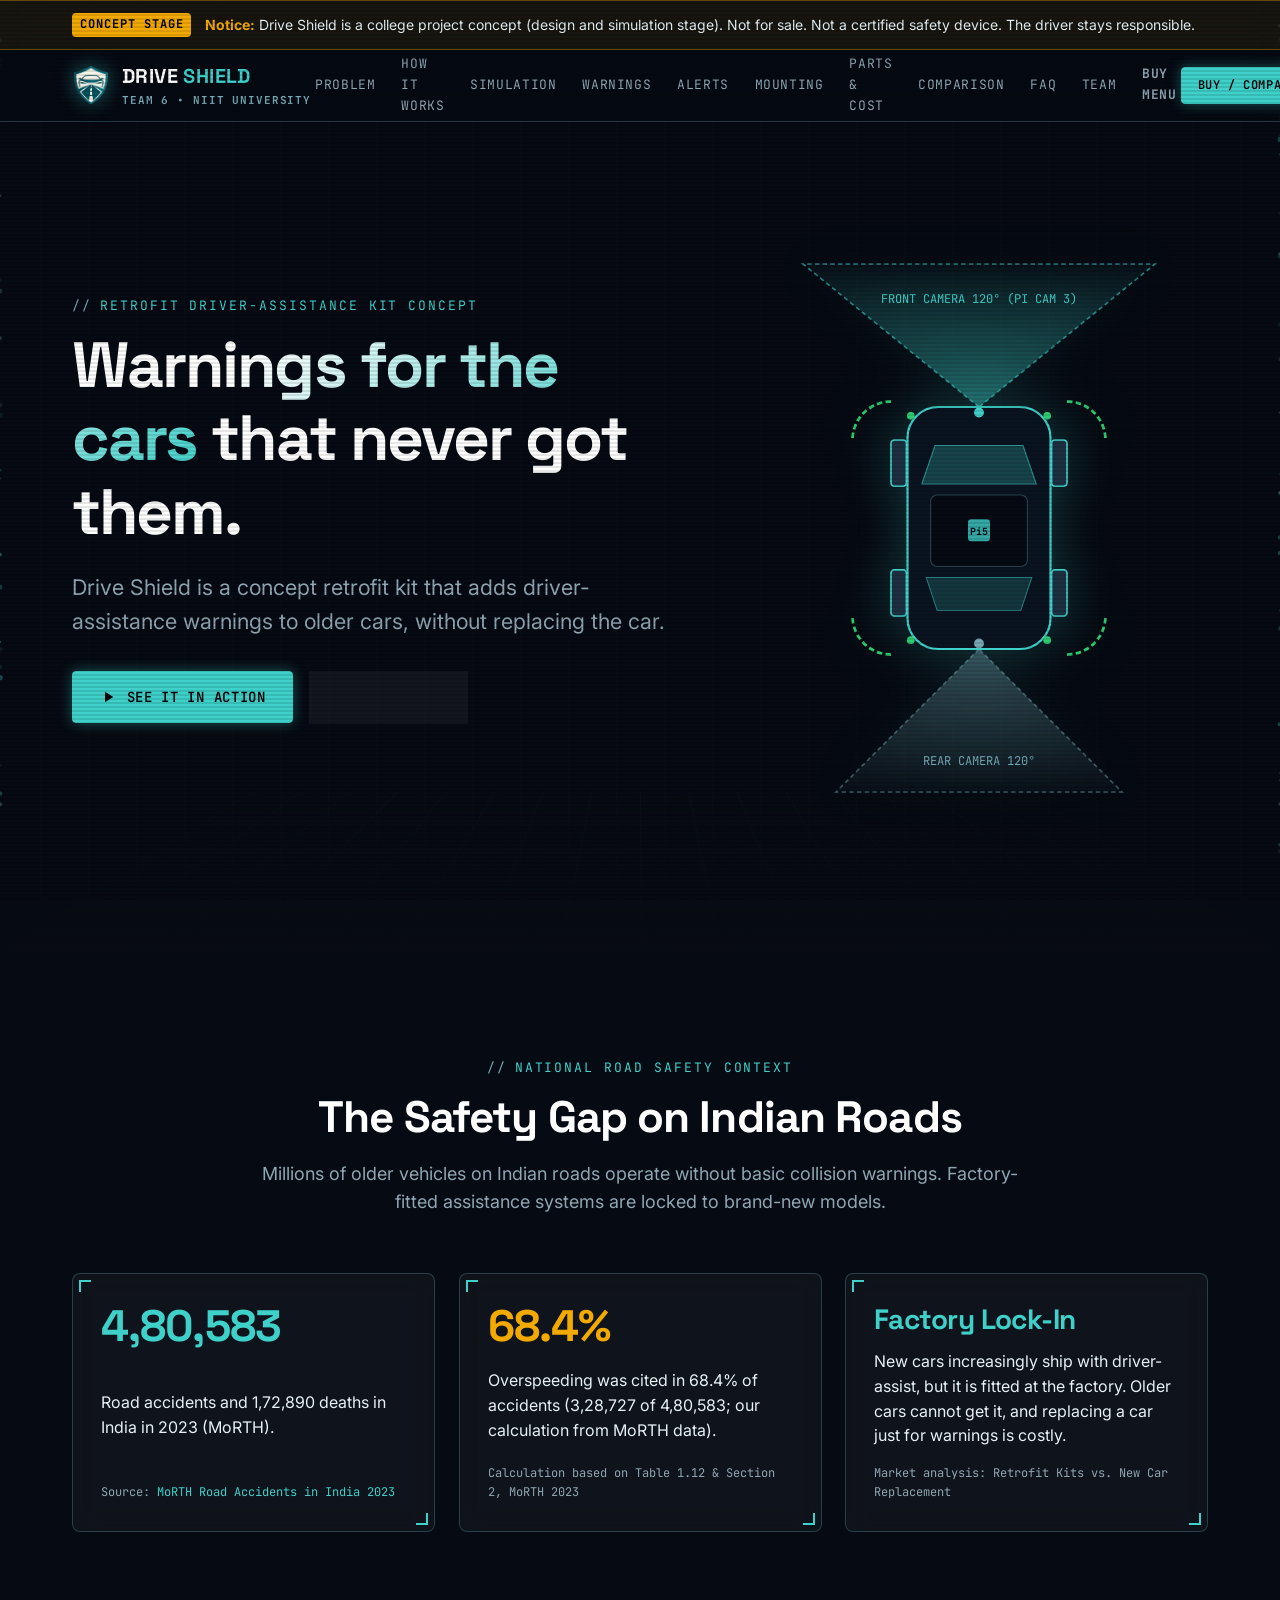
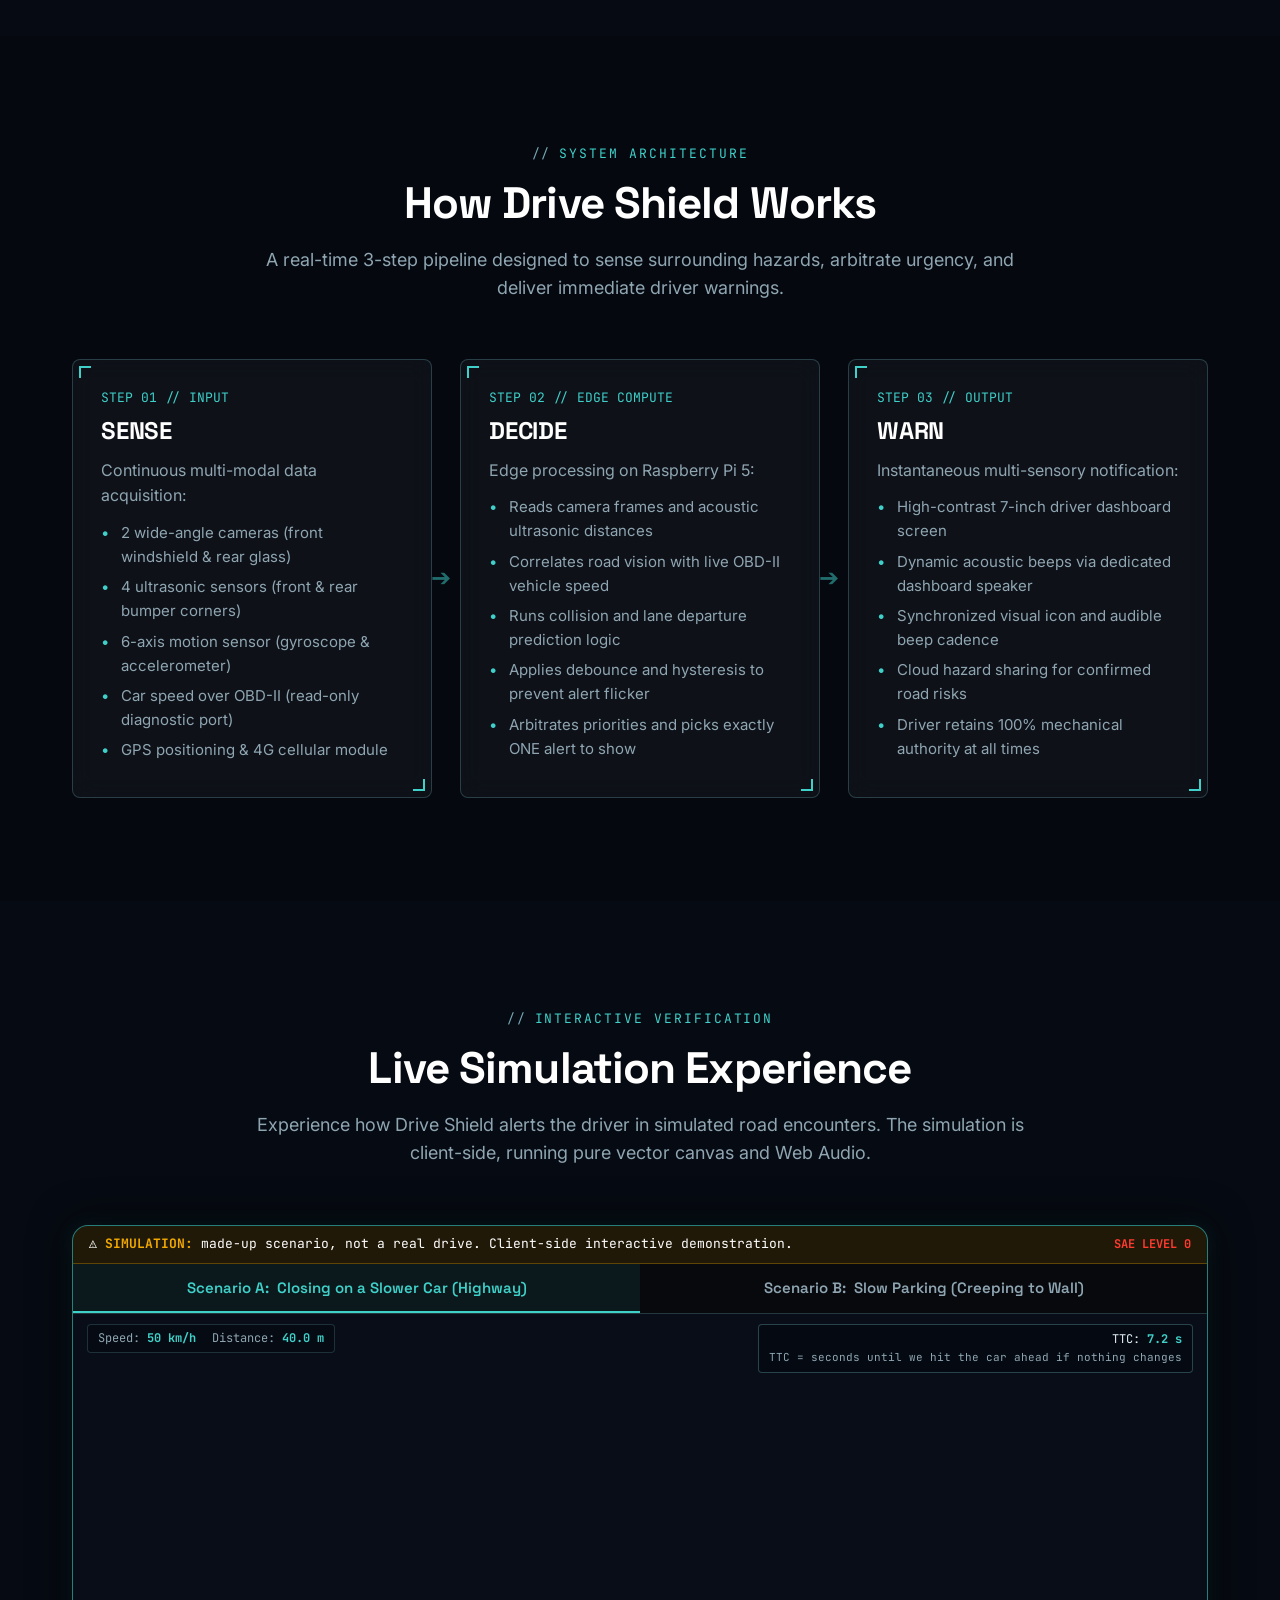
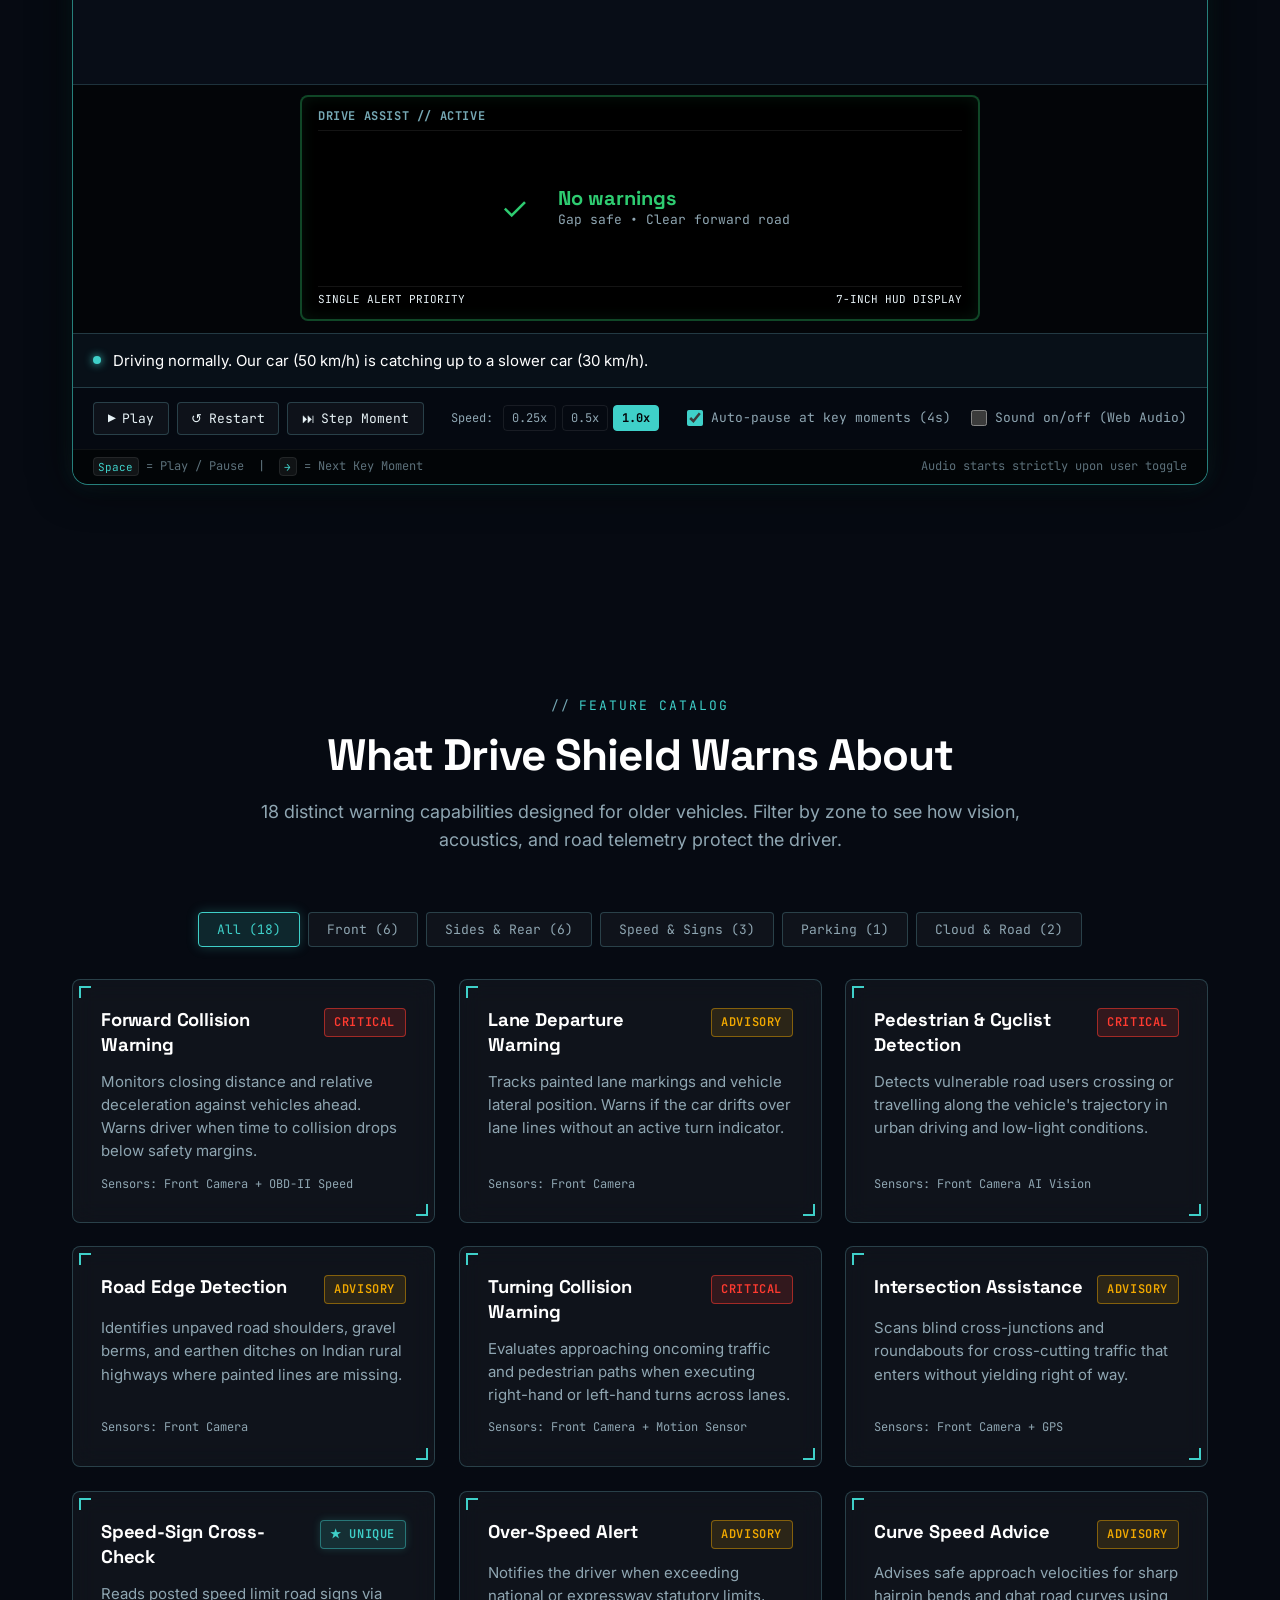
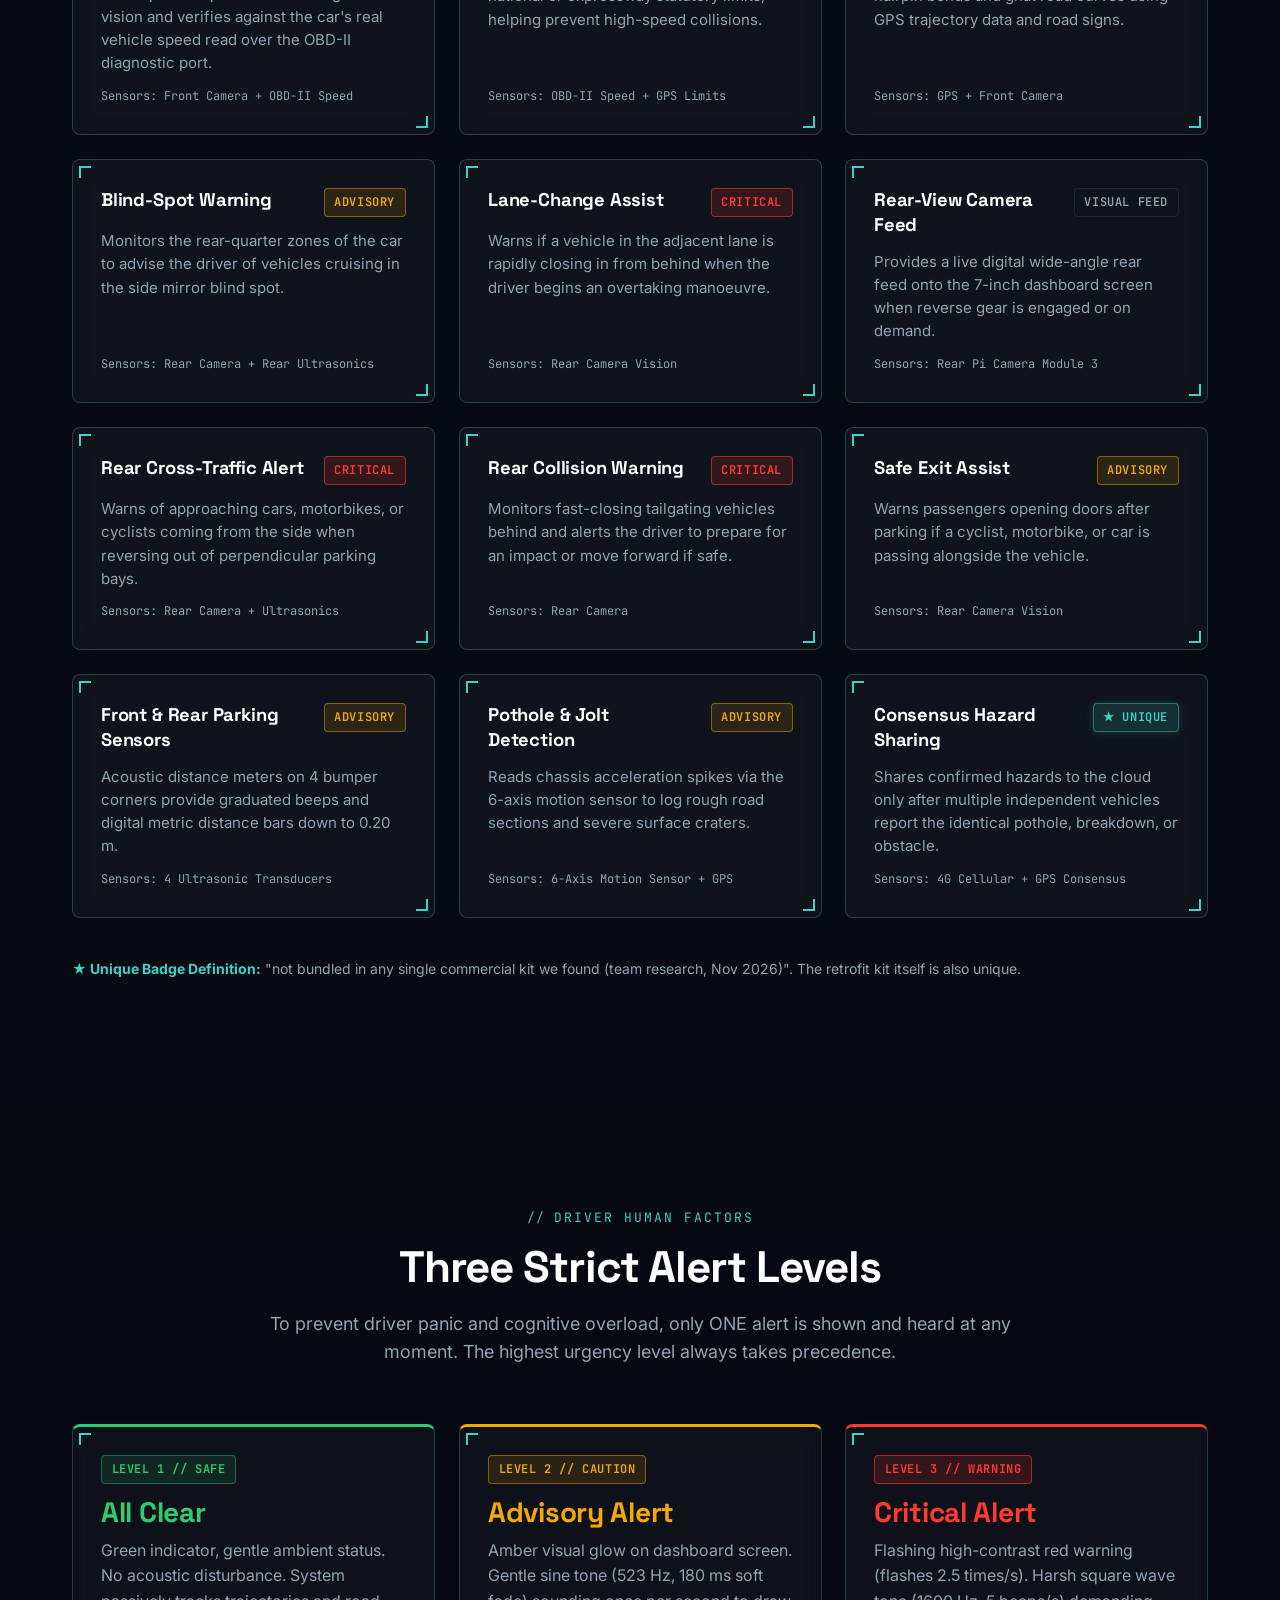
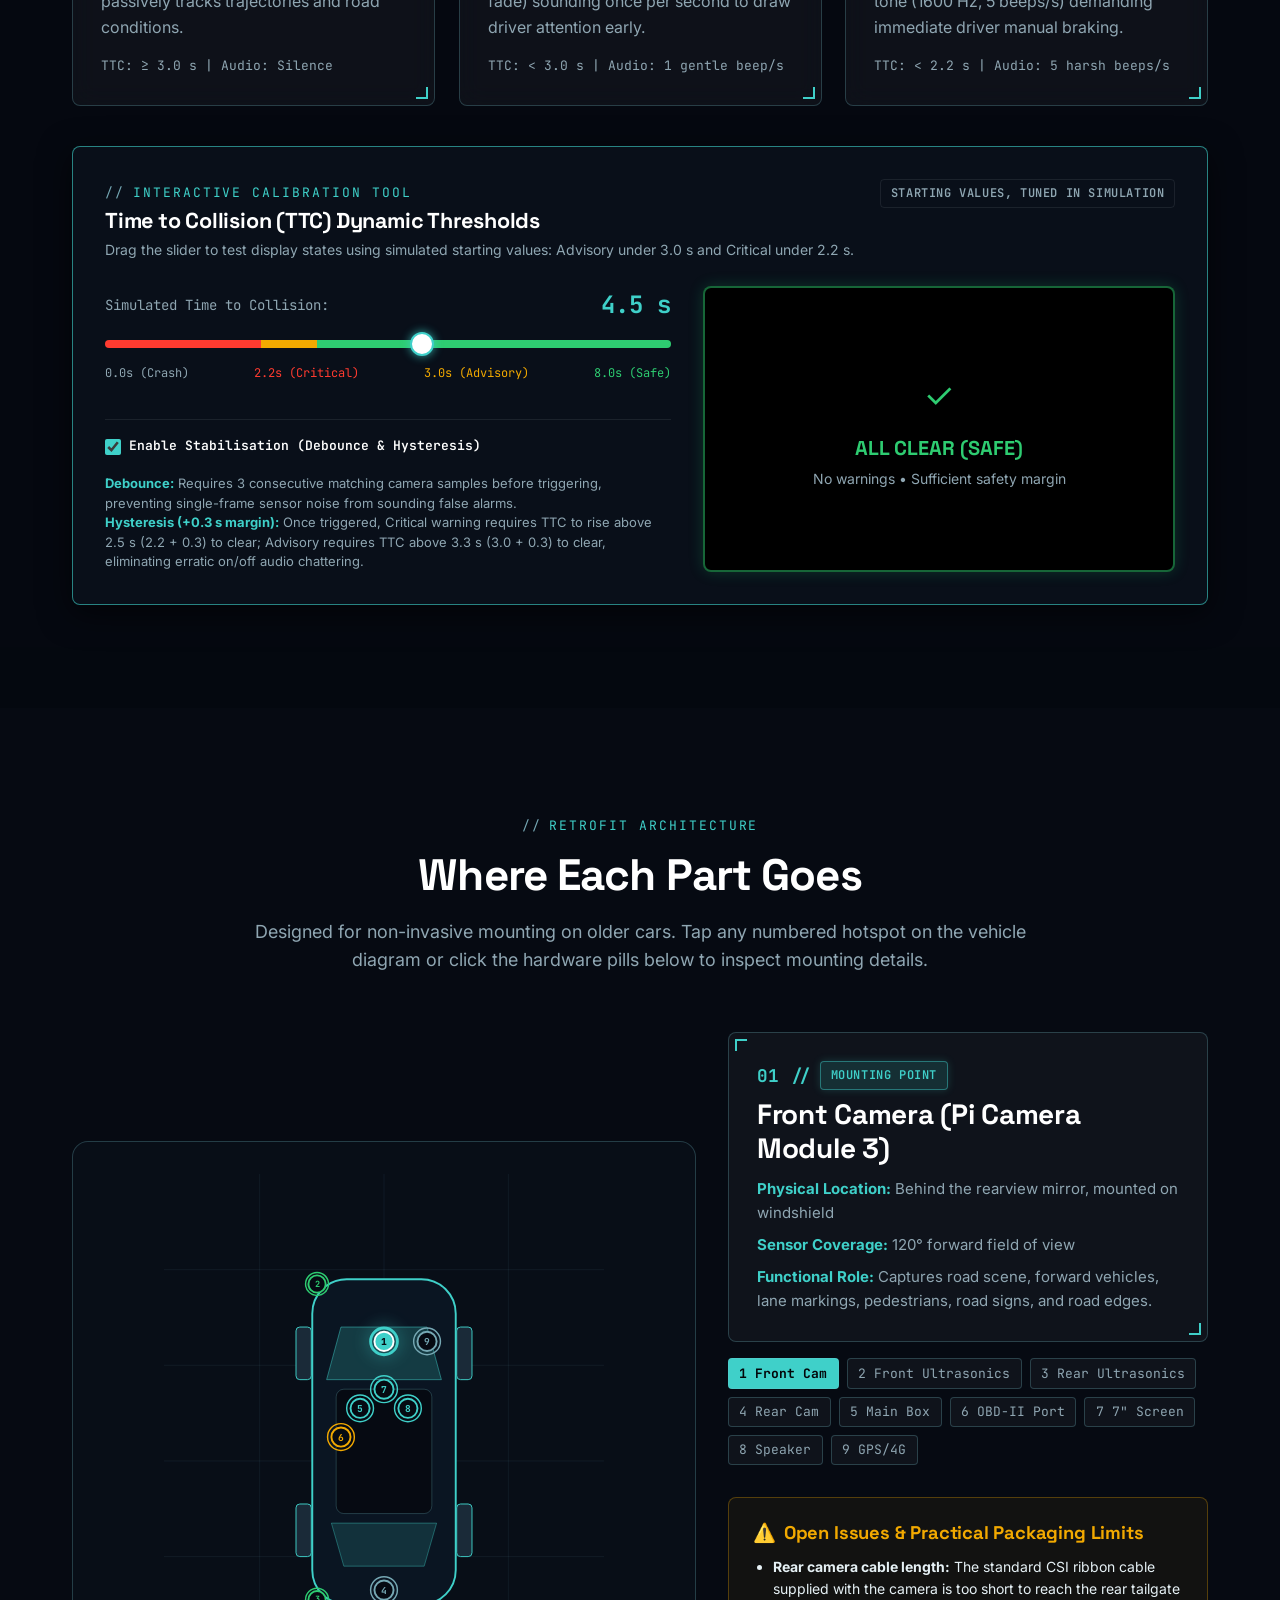
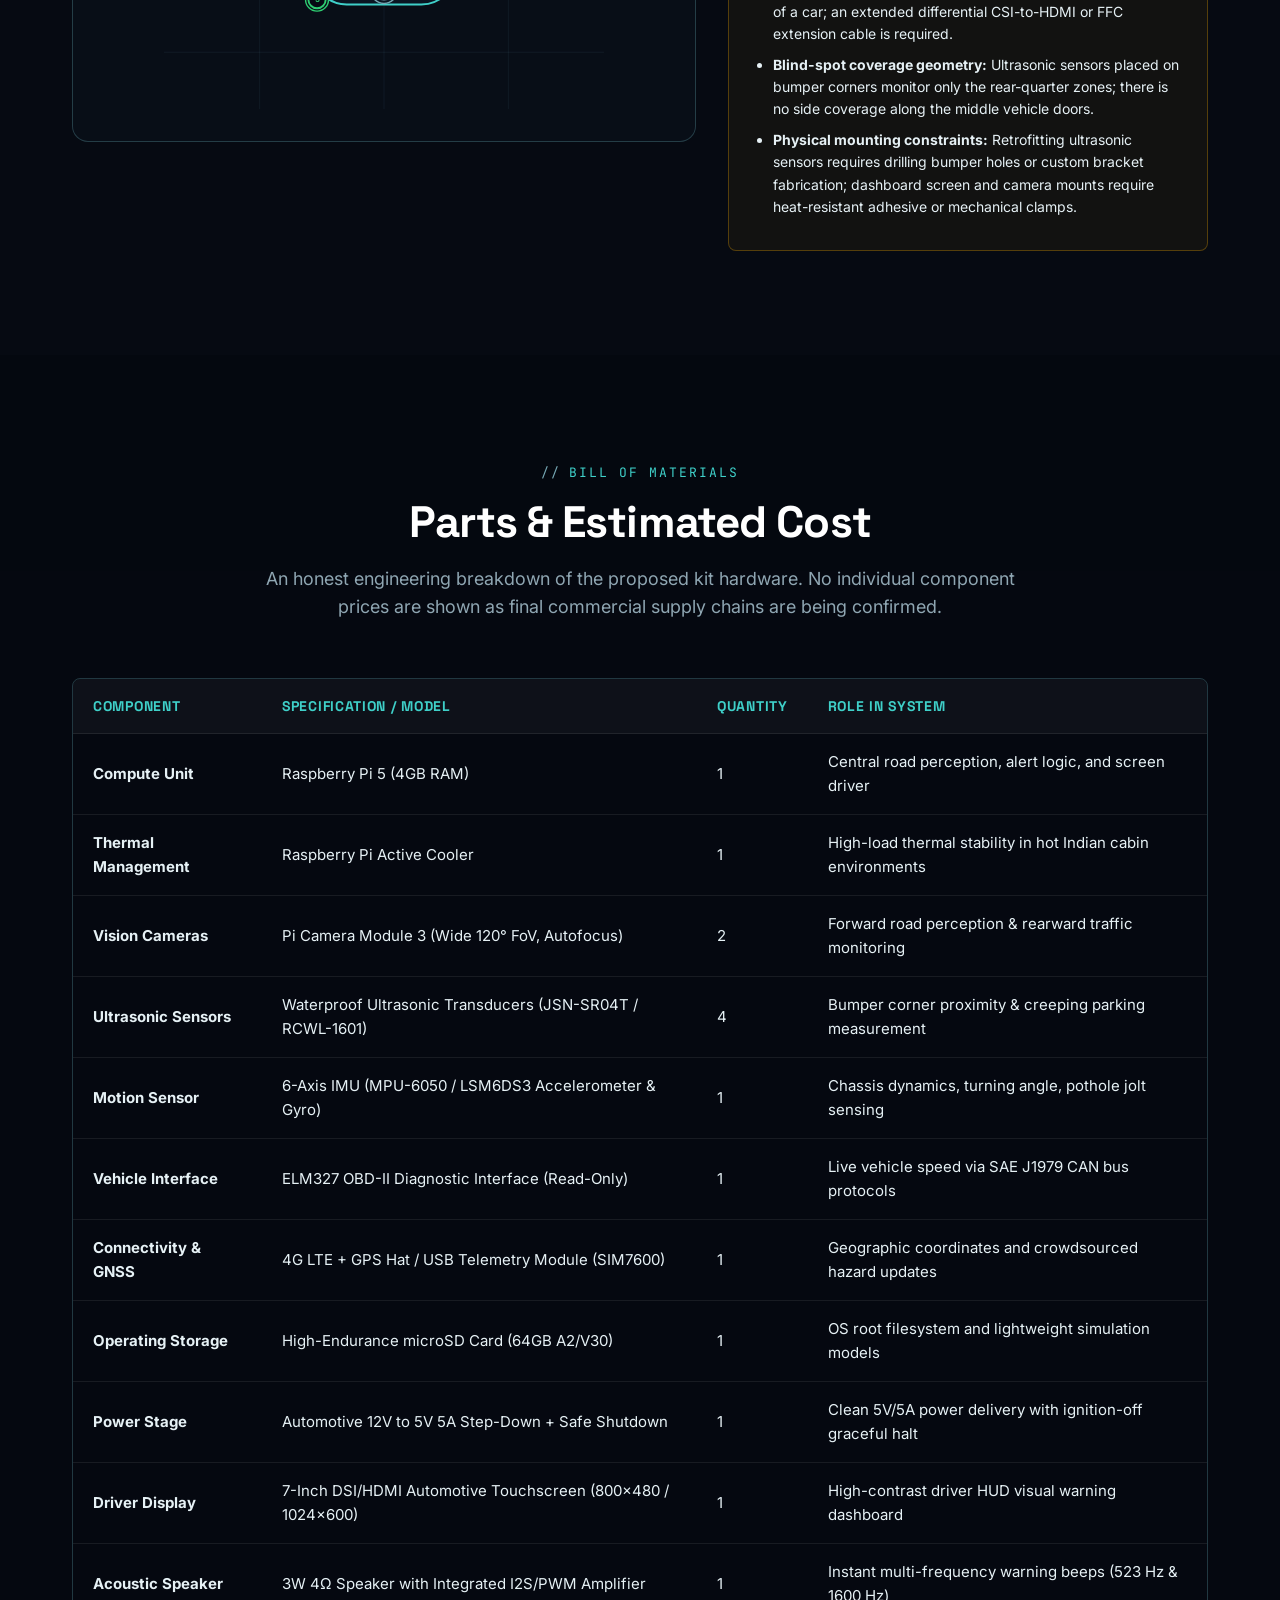
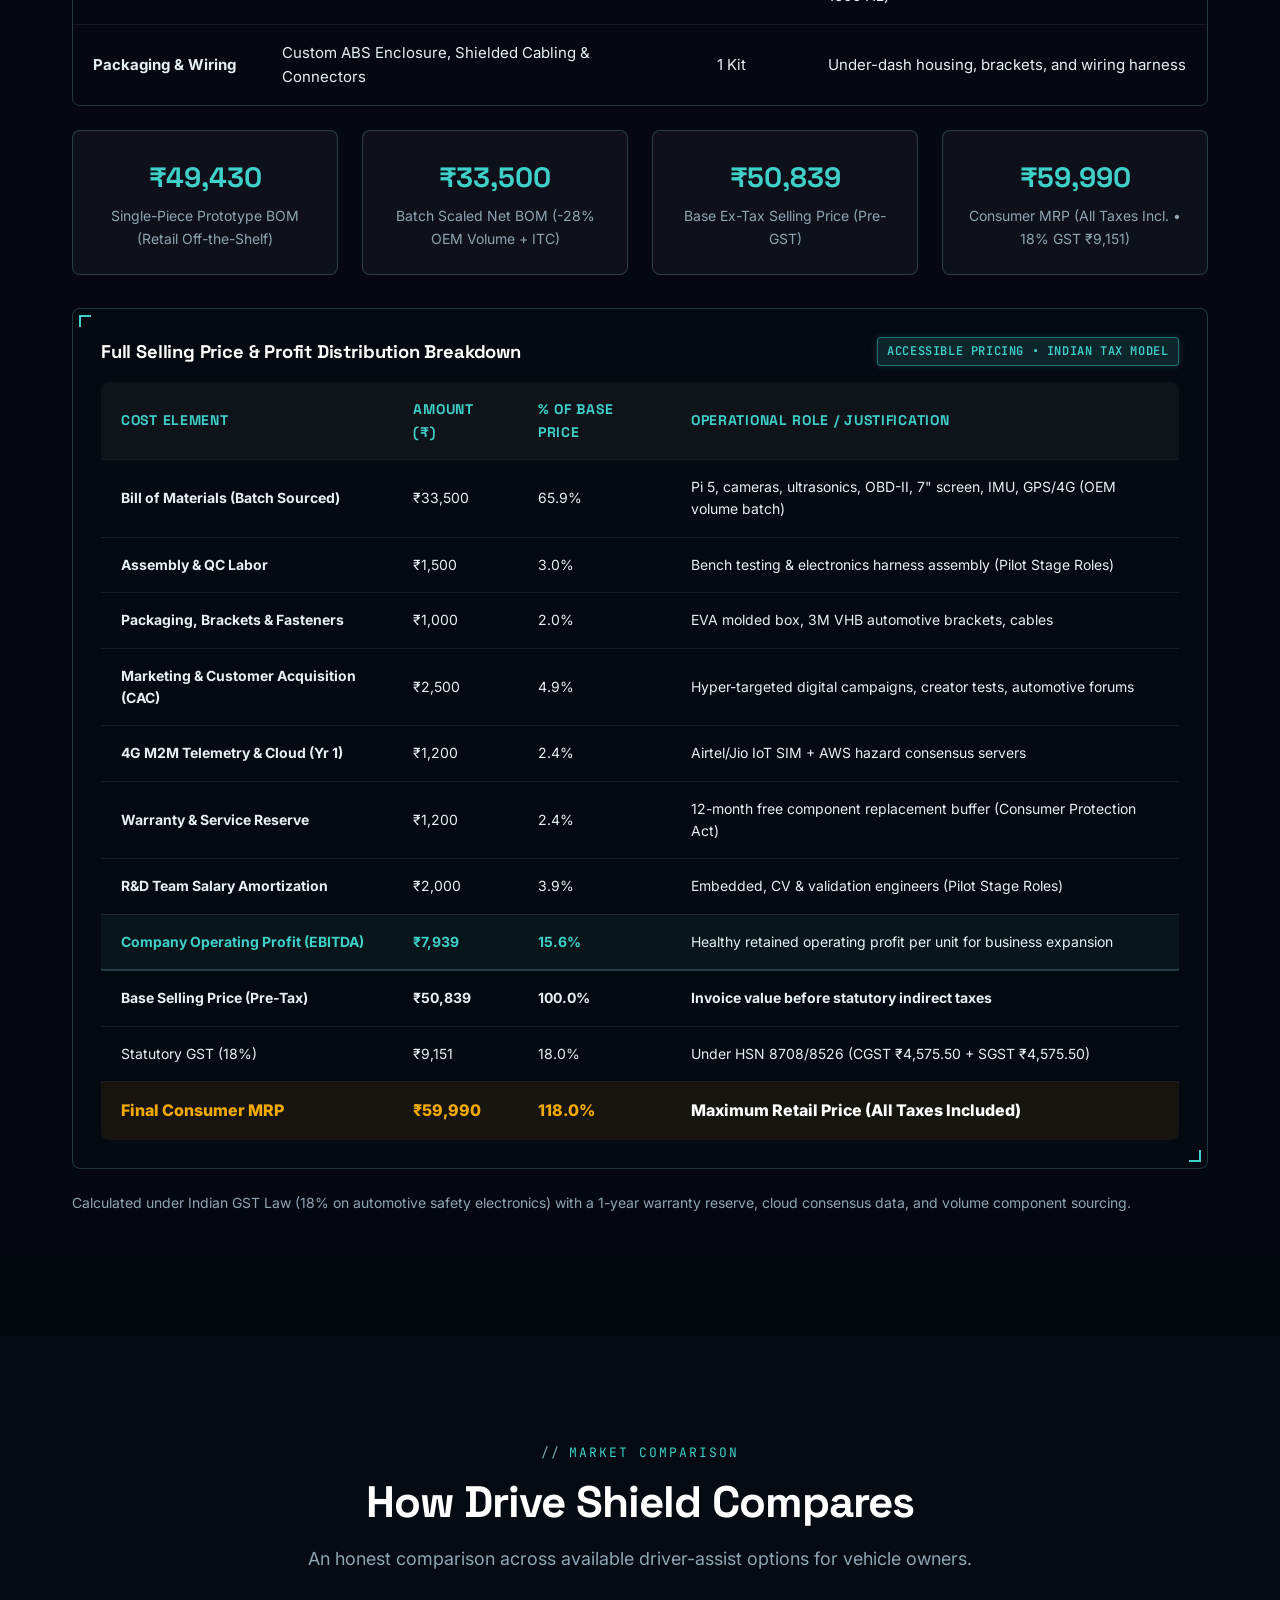
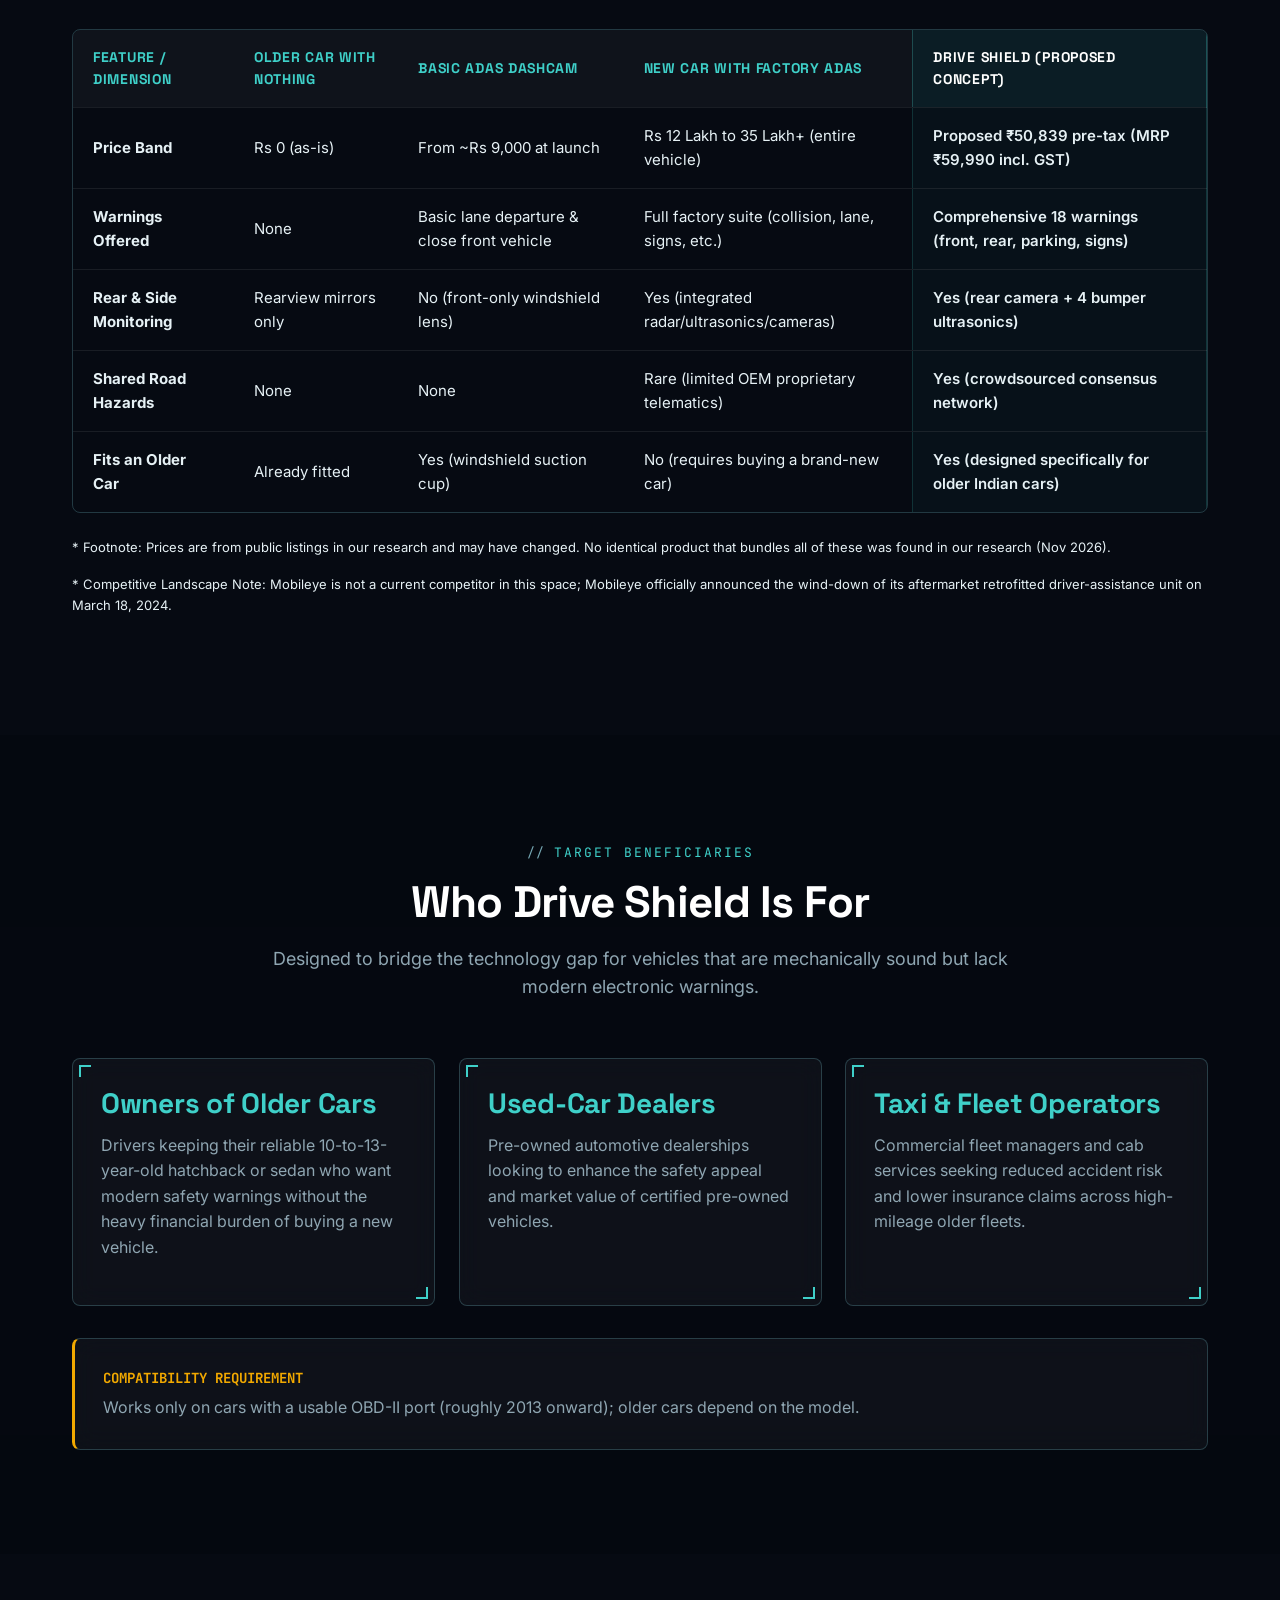
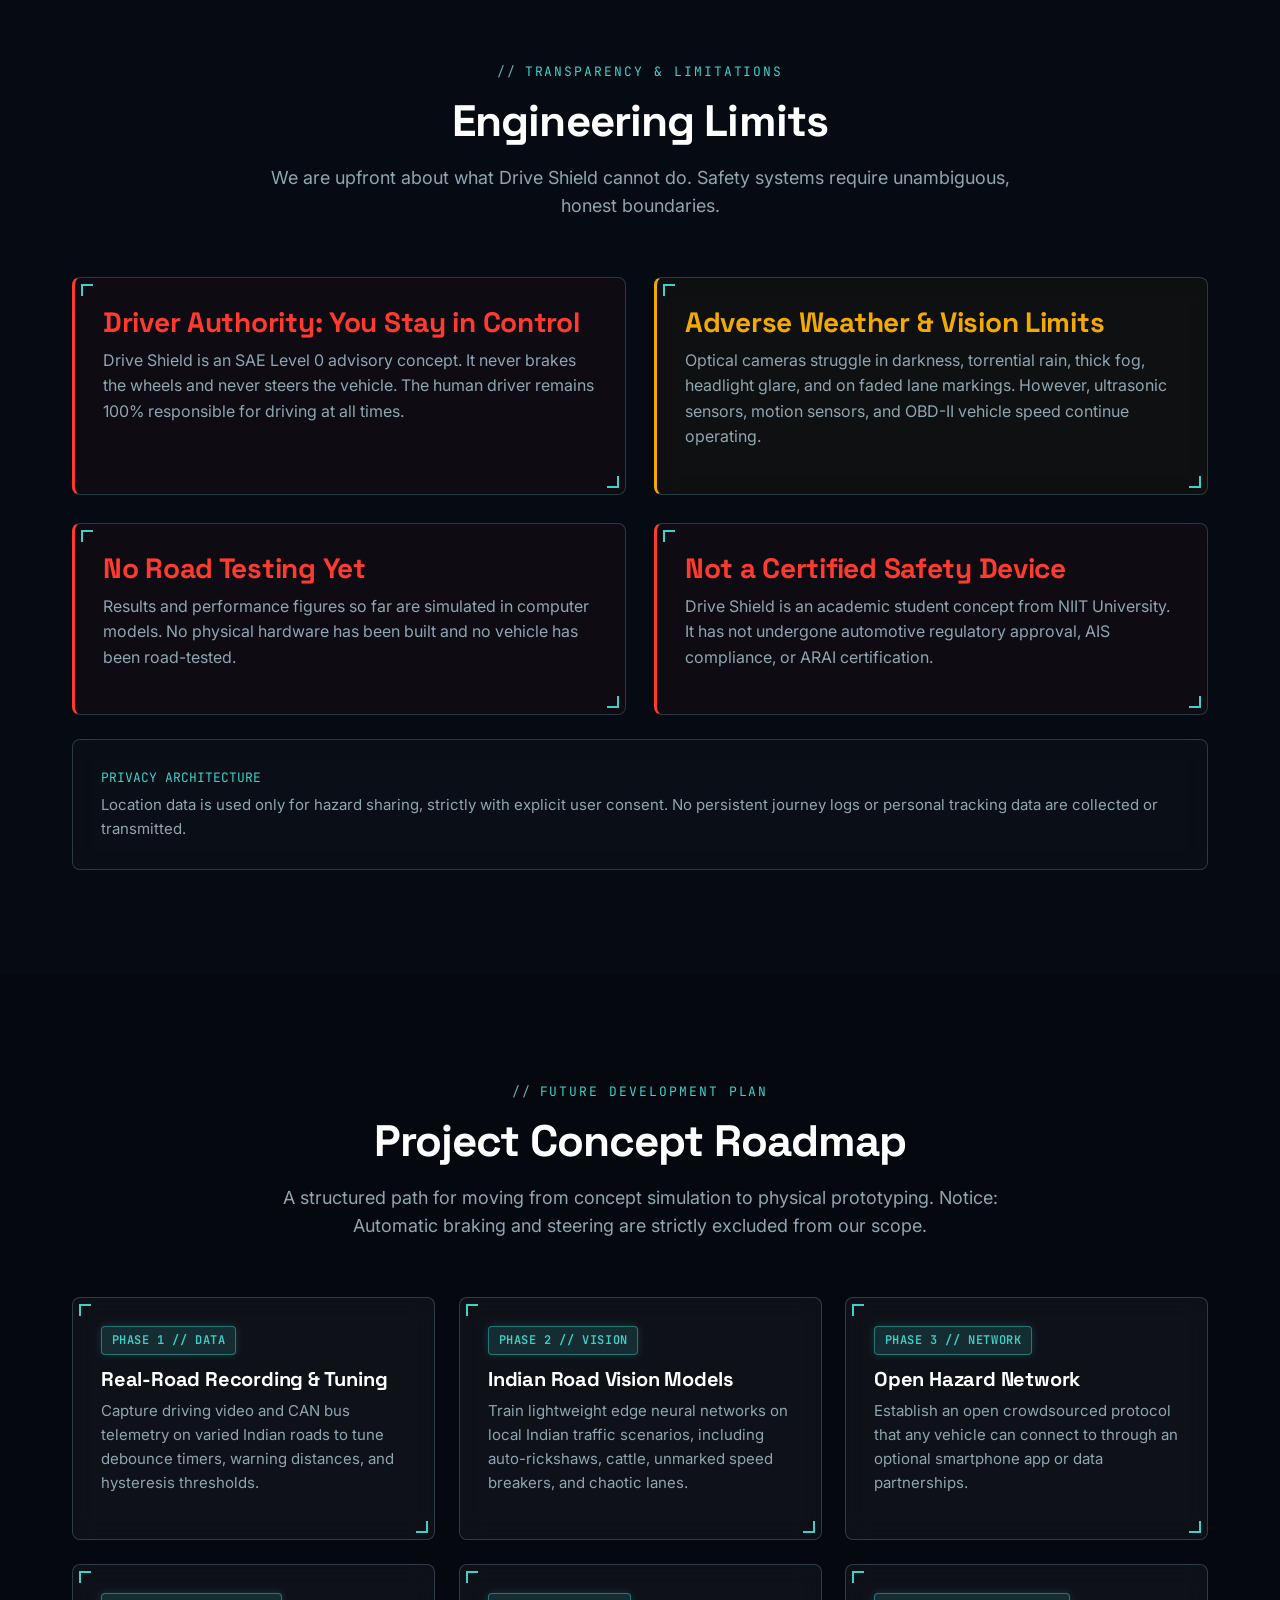
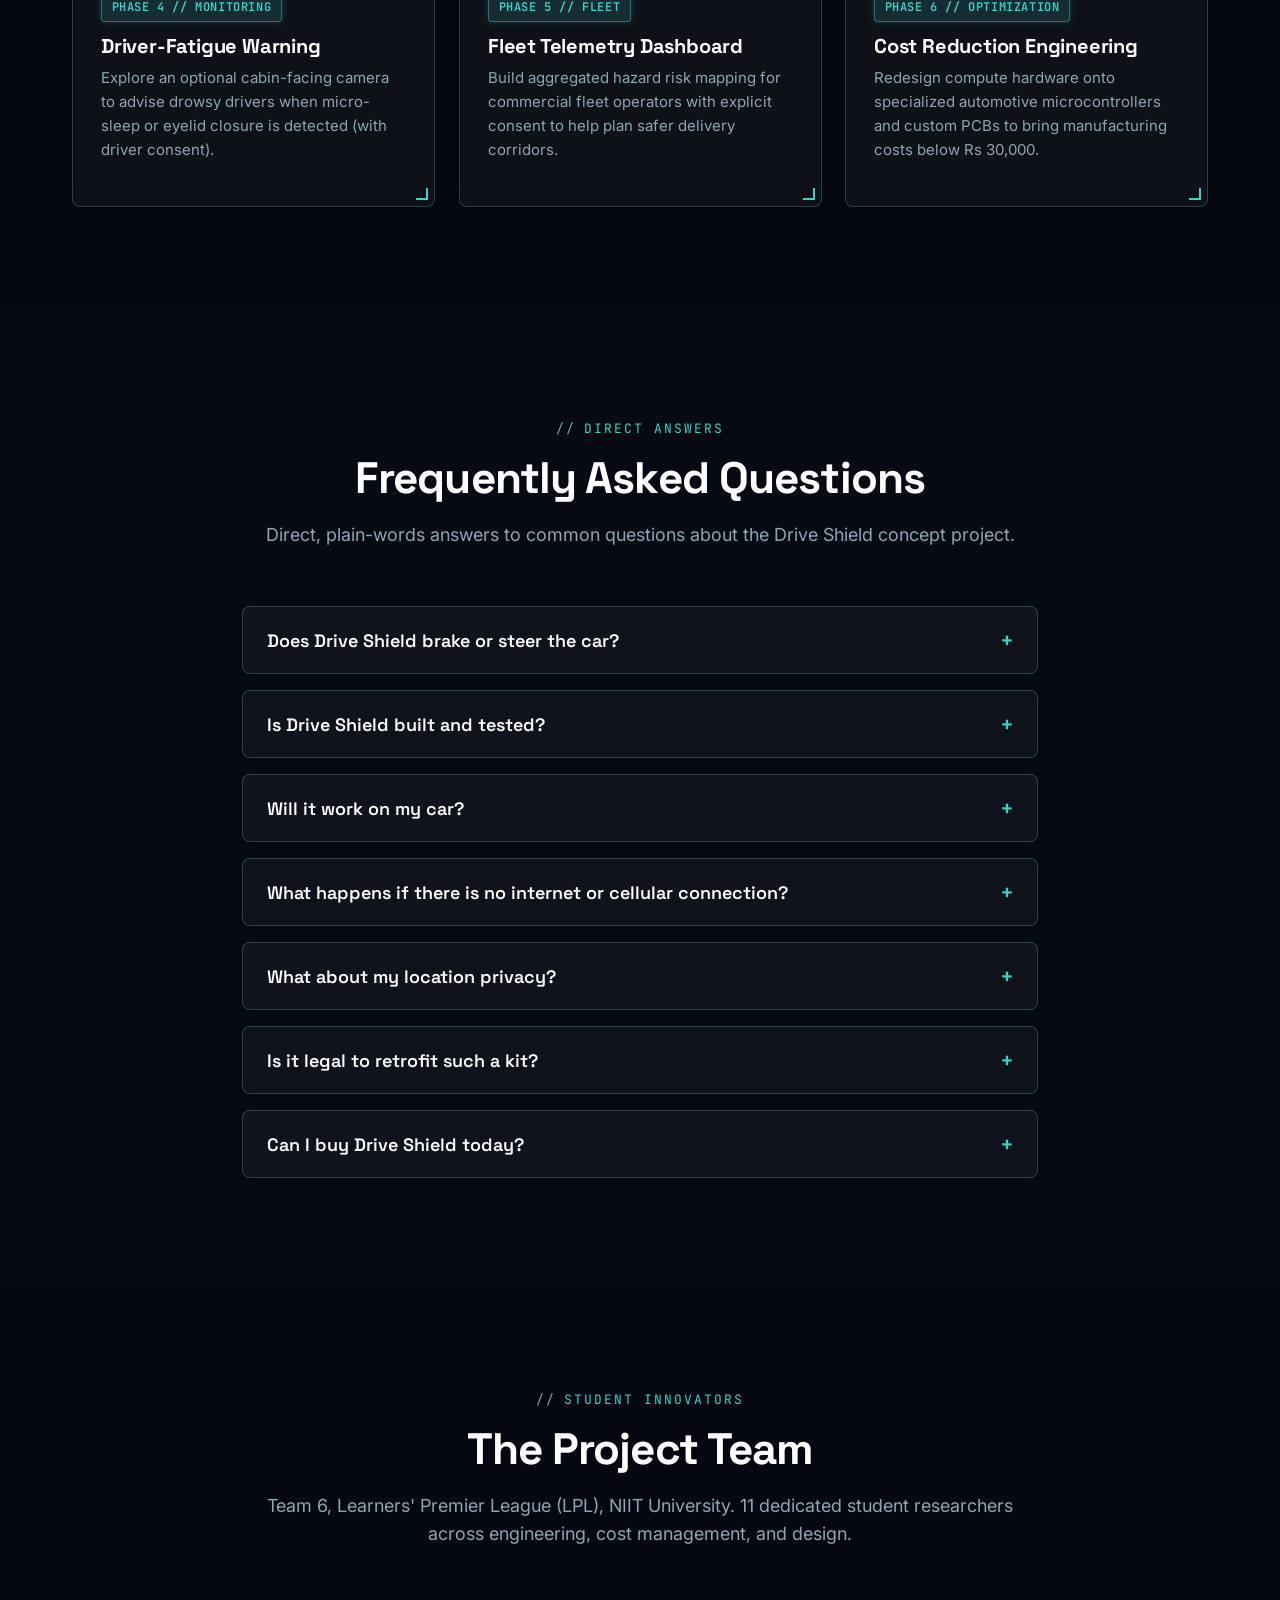
<file: site/index.html>
<!DOCTYPE html>
<html lang="en">
<head>
  <meta charset="UTF-8">
  <meta name="viewport" content="width=device-width, initial-scale=1.0">
  <title>Drive Shield — Retrofit Driver-Assistance Kit Concept</title>
  <meta name="description" content="Drive Shield is a concept retrofit kit that adds driver-assistance warnings to older Indian cars (10–13 years old) without replacing the car. College project concept by Team 6, NIIT University.">
  <meta name="theme-color" content="#3FD0C9">
  <meta name="robots" content="index, follow">

  <!-- Open Graph / Facebook -->
  <meta property="og:type" content="website">
  <meta property="og:url" content="https://drive-shield.onrender.com/">
  <meta property="og:title" content="Drive Shield — Retrofit Driver-Assistance Kit Concept">
  <meta property="og:description" content="Warnings for the cars that never got them. A college project concept adding driver-assistance warnings to older Indian cars. Design and simulation stage only.">
  <meta property="og:image" content="https://drive-shield.onrender.com/assets/og-image.svg">

  <!-- Twitter Card -->
  <meta name="twitter:card" content="summary_large_image">
  <meta name="twitter:url" content="https://drive-shield.onrender.com/">
  <meta name="twitter:title" content="Drive Shield — Retrofit Driver-Assistance Kit Concept">
  <meta name="twitter:description" content="Warnings for the cars that never got them. College project concept by Team 6, NIIT University. SAE Level 0 warning only; never brakes or steers.">
  <meta name="twitter:image" content="https://drive-shield.onrender.com/assets/og-image.svg">

  <!-- Favicon & Web Manifest -->
  <link rel="icon" type="image/svg+xml" href="assets/favicon.svg">
  <link rel="manifest" href="site.webmanifest">

  <!-- Google Fonts: Space Grotesk, Inter, JetBrains Mono with System Fallbacks -->
  <link rel="preconnect" href="https://fonts.googleapis.com">
  <link rel="preconnect" href="https://fonts.gstatic.com" crossorigin>
  <link href="https://fonts.googleapis.com/css2?family=Inter:wght@400;500;600;700&family=JetBrains+Mono:wght@400;500;700&family=Space+Grotesk:wght@500;600;700&display=swap" rel="stylesheet">

  <!-- Stylesheets -->
  <link rel="stylesheet" href="css/tokens.css">
  <link rel="stylesheet" href="css/base.css">
  <link rel="stylesheet" href="css/layout.css">
  <link rel="stylesheet" href="css/components.css">
  <link rel="stylesheet" href="css/demo.css">
  <link rel="stylesheet" href="css/hud.css">
</head>
<body>
  <!-- Accessibility Skip Link -->
  <a href="#main-content" class="skip-link">Skip to main content</a>

  <!-- Background HUD Canvas & Grid -->
  <canvas id="particles-canvas" aria-hidden="true"></canvas>
  <div class="hud-grid-background" aria-hidden="true"></div>
  <div class="scanline-overlay" aria-hidden="true"></div>

  <!-- 1. Top Concept Disclaimer Banner -->
  <aside class="disclaimer-banner" aria-label="Project stage disclaimer">
    <div class="container">
      <span class="disclaimer-badge">Concept Stage</span>
      <span>
        <strong>Notice:</strong> Drive Shield is a college project concept (design and simulation stage). Not for sale. Not a certified safety device. The driver stays responsible.
      </span>
    </div>
  </aside>

  <!-- Sticky Translucent Header -->
  <header class="site-header">
    <div class="container">
      <a href="#hero" class="nav-brand" aria-label="Drive Shield Homepage">
        <img src="assets/logo.png" alt="Drive Shield Logo" class="brand-logo-img">
        <div class="brand-text-group">
          <span>DRIVE <span class="text-cyan">SHIELD</span></span>
          <span class="nav-tagline">Team 6 • NIIT University</span>
        </div>
      </a>

      <nav class="nav-menu" aria-label="Primary navigation">
        <a href="#problem" class="nav-link">Problem</a>
        <a href="#how-it-works" class="nav-link">How It Works</a>
        <a href="#demo" class="nav-link">Simulation</a>
        <a href="#features" class="nav-link">Warnings</a>
        <a href="#alert-levels" class="nav-link">Alerts</a>
        <a href="#hardware" class="nav-link">Mounting</a>
        <a href="#cost" class="nav-link">Parts &amp; Cost</a>
        <a href="#compare" class="nav-link">Comparison</a>
        <a href="#faq" class="nav-link">FAQ</a>
        <a href="#team" class="nav-link">Team</a>
        <a href="#buy-menu" class="nav-link text-cyan" style="font-weight:700;">Buy Menu</a>
      </nav>

      <div class="nav-cta">
        <a href="#buy-menu" class="btn btn-primary btn-sm">Buy / Compatibility</a>
        <button type="button" class="mobile-nav-toggle" aria-label="Toggle navigation menu" aria-expanded="false" aria-controls="mobile-nav-drawer">
          <span></span>
          <span></span>
          <span></span>
        </button>
      </div>
    </div>
    <!-- Sticky Scroll Progress Indicator -->
    <div class="header-progress-bar" aria-hidden="true"></div>
  </header>

  <!-- Mobile Navigation Drawer -->
  <div id="mobile-nav-drawer" class="mobile-nav-drawer" aria-label="Mobile navigation">
    <ul class="mobile-nav-list">
      <li><a href="#buy-menu" class="mobile-nav-link text-cyan" style="font-weight:700;">⚡ Check Compatibility &amp; Buy Menu</a></li>
      <li><a href="#problem" class="mobile-nav-link">The Problem</a></li>
      <li><a href="#how-it-works" class="mobile-nav-link">How It Works</a></li>
      <li><a href="#demo" class="mobile-nav-link">Interactive Simulation</a></li>
      <li><a href="#features" class="mobile-nav-link">What It Warns About</a></li>
      <li><a href="#alert-levels" class="mobile-nav-link">Three Alert Levels</a></li>
      <li><a href="#hardware" class="mobile-nav-link">Mounting Locations</a></li>
      <li><a href="#cost" class="mobile-nav-link">Parts &amp; Cost</a></li>
      <li><a href="#compare" class="mobile-nav-link">Comparison</a></li>
      <li><a href="#audience" class="mobile-nav-link">Who It Is For</a></li>
      <li><a href="#limits" class="mobile-nav-link">System Limits</a></li>
      <li><a href="#roadmap" class="mobile-nav-link">Roadmap</a></li>
      <li><a href="#faq" class="mobile-nav-link">FAQ</a></li>
      <li><a href="#team" class="mobile-nav-link">The Team</a></li>
      <li><a href="#sources" class="mobile-nav-link">Sources</a></li>
    </ul>
  </div>

  <main id="main-content">
    <!-- SECTION 1: HERO -->
    <section id="hero" class="hero-section" aria-labelledby="hero-title">
      <div class="container hero-grid">
        <div class="hero-content reveal-on-scroll">
          <div class="section-tag">Retrofit Driver-Assistance Kit Concept</div>
          <h1 id="hero-title" class="hero-title">
            <span class="gradient-text">Warnings for the cars</span> that never got them.
          </h1>
          <p class="hero-subtitle">
            Drive Shield is a concept retrofit kit that adds driver-assistance warnings to older cars, without replacing the car.
          </p>
          <div class="hero-actions">
            <a href="#demo" class="btn btn-primary">
              <svg width="18" height="18" viewBox="0 0 24 24" fill="currentColor" aria-hidden="true"><path d="M8 5v14l11-7z"/></svg>
              See it in action
            </a>
            <a href="#how-it-works" class="btn btn-secondary">
              How it works
            </a>
          </div>
        </div>

        <!-- Animated Top-Down Car Wireframe with Pulsing Sensor Cones -->
        <div class="hero-car-stage reveal-on-scroll delay-1" aria-label="Top-down visual diagram of vehicle sensor coverage">
          <svg class="hero-car-svg" viewBox="0 0 400 520" xmlns="http://www.w3.org/2000/svg" role="img" aria-label="Futuristic HUD top-down wireframe car with sensor coverage cones">
            <defs>
              <linearGradient id="frontConeGrad" x1="0%" y1="100%" x2="0%" y2="0%">
                <stop offset="0%" stop-color="#3FD0C9" stop-opacity="0.45" />
                <stop offset="100%" stop-color="#3FD0C9" stop-opacity="0.03" />
              </linearGradient>
              <linearGradient id="rearConeGrad" x1="0%" y1="0%" x2="0%" y2="100%">
                <stop offset="0%" stop-color="#76A8B4" stop-opacity="0.4" />
                <stop offset="100%" stop-color="#76A8B4" stop-opacity="0.03" />
              </linearGradient>
            </defs>

            <!-- Front Camera Cone (120 deg) -->
            <polygon class="cone-front" points="200,150 40,20 360,20" fill="url(#frontConeGrad)" stroke="rgba(63, 208, 201, 0.6)" stroke-width="1.5" stroke-dasharray="4 3" />
            <text x="200" y="55" text-anchor="middle" font-family="'JetBrains Mono', monospace" font-size="11" fill="#3FD0C9">FRONT CAMERA 120° (PI CAM 3)</text>

            <!-- Rear Camera Cone (120 deg) -->
            <polygon class="cone-rear" points="200,370 70,500 330,500" fill="url(#rearConeGrad)" stroke="rgba(118, 168, 180, 0.5)" stroke-width="1.5" stroke-dasharray="4 3" />
            <text x="200" y="475" text-anchor="middle" font-family="'JetBrains Mono', monospace" font-size="11" fill="#76A8B4">REAR CAMERA 120°</text>

            <!-- Ultrasonic Front Arcs -->
            <path class="ultrasonic-arc" d="M 120 145 A 35 35 0 0 0 85 180" fill="none" stroke="#2ECC71" stroke-width="2.5" stroke-dasharray="5 3" />
            <path class="ultrasonic-arc" d="M 280 145 A 35 35 0 0 1 315 180" fill="none" stroke="#2ECC71" stroke-width="2.5" stroke-dasharray="5 3" />

            <!-- Ultrasonic Rear Arcs -->
            <path class="ultrasonic-arc" d="M 120 375 A 35 35 0 0 1 85 340" fill="none" stroke="#2ECC71" stroke-width="2.5" stroke-dasharray="5 3" />
            <path class="ultrasonic-arc" d="M 280 375 A 35 35 0 0 0 315 340" fill="none" stroke="#2ECC71" stroke-width="2.5" stroke-dasharray="5 3" />

            <!-- Car Body Wireframe -->
            <rect x="135" y="150" width="130" height="220" rx="28" fill="#0A1420" stroke="#3FD0C9" stroke-width="2" />
            <!-- Windshield -->
            <path d="M 148 220 L 160 185 L 240 185 L 252 220 Z" fill="rgba(63, 208, 201, 0.25)" stroke="rgba(63, 208, 201, 0.6)" stroke-width="1" />
            <!-- Rear Window -->
            <path d="M 152 305 L 162 335 L 238 335 L 248 305 Z" fill="rgba(63, 208, 201, 0.18)" stroke="rgba(63, 208, 201, 0.5)" stroke-width="1" />
            <!-- Roof Grid -->
            <rect x="156" y="230" width="88" height="65" rx="6" fill="#060A12" stroke="rgba(120, 200, 210, 0.3)" stroke-width="1" />

            <!-- Wheels -->
            <rect x="120" y="180" width="14" height="42" rx="3" fill="#1C3042" stroke="#3FD0C9" stroke-width="1.5" />
            <rect x="266" y="180" width="14" height="42" rx="3" fill="#1C3042" stroke="#3FD0C9" stroke-width="1.5" />
            <rect x="120" y="298" width="14" height="42" rx="3" fill="#1C3042" stroke="#3FD0C9" stroke-width="1.5" />
            <rect x="266" y="298" width="14" height="42" rx="3" fill="#1C3042" stroke="#3FD0C9" stroke-width="1.5" />

            <!-- Sensor Dot Hubs -->
            <circle cx="200" cy="155" r="4.5" fill="#3FD0C9" />
            <circle cx="138" cy="158" r="3.5" fill="#2ECC71" />
            <circle cx="262" cy="158" r="3.5" fill="#2ECC71" />
            <circle cx="200" cy="365" r="4.5" fill="#76A8B4" />
            <circle cx="138" cy="362" r="3.5" fill="#2ECC71" />
            <circle cx="262" cy="362" r="3.5" fill="#2ECC71" />

            <!-- Center OBD-II & Pi 5 Hub -->
            <rect x="190" y="252" width="20" height="20" rx="3" fill="#3FD0C9" opacity="0.8" />
            <text x="200" y="266" text-anchor="middle" font-family="'JetBrains Mono', monospace" font-size="9" fill="#060A12" font-weight="700">Pi5</text>
          </svg>
        </div>
      </div>
      <div class="hero-perspective-ground" aria-hidden="true"></div>
    </section>

    <!-- SECTION 2: THE PROBLEM -->
    <section id="problem" class="section" aria-labelledby="problem-title">
      <div class="container">
        <div class="section-header text-center reveal-on-scroll">
          <div class="section-tag">National Road Safety Context</div>
          <h2 id="problem-title" class="section-title">The Safety Gap on Indian Roads</h2>
          <p class="section-desc">
            Millions of older vehicles on Indian roads operate without basic collision warnings. Factory-fitted assistance systems are locked to brand-new models.
          </p>
        </div>

        <div class="grid-3">
          <div class="hud-panel stat-card tilt-card reveal-on-scroll delay-1">
            <div class="hud-brackets"></div>
            <div class="stat-number">4,80,583</div>
            <div class="stat-label">
              Road accidents and 1,72,890 deaths in India in 2023 (MoRTH).
            </div>
            <div class="stat-source">
              Source: <a href="https://morth.nic.in/sites/default/files/Road-Accident-in-India-2023-Publications.pdf" target="_blank" rel="noopener noreferrer">MoRTH Road Accidents in India 2023</a>
            </div>
          </div>

          <div class="hud-panel stat-card tilt-card reveal-on-scroll delay-2">
            <div class="hud-brackets"></div>
            <div class="stat-number amber">68.4%</div>
            <div class="stat-label">
              Overspeeding was cited in 68.4% of accidents (3,28,727 of 4,80,583; our calculation from MoRTH data).
            </div>
            <div class="stat-source">
              Calculation based on Table 1.12 &amp; Section 2, MoRTH 2023
            </div>
          </div>

          <div class="hud-panel stat-card tilt-card reveal-on-scroll delay-3">
            <div class="hud-brackets"></div>
            <div class="stat-number" style="font-size:1.75rem;line-height:1.25;">Factory Lock-In</div>
            <div class="stat-label">
              New cars increasingly ship with driver-assist, but it is fitted at the factory. Older cars cannot get it, and replacing a car just for warnings is costly.
            </div>
            <div class="stat-source">
              Market analysis: Retrofit Kits vs. New Car Replacement
            </div>
          </div>
        </div>
      </div>
    </section>

    <!-- SECTION 3: HOW IT WORKS -->
    <section id="how-it-works" class="section" aria-labelledby="how-title" style="background: rgba(4, 7, 13, 0.5);">
      <div class="container">
        <div class="section-header text-center reveal-on-scroll">
          <div class="section-tag">System Architecture</div>
          <h2 id="how-title" class="section-title">How Drive Shield Works</h2>
          <p class="section-desc">
            A real-time 3-step pipeline designed to sense surrounding hazards, arbitrate urgency, and deliver immediate driver warnings.
          </p>
        </div>

        <div class="flow-steps">
          <!-- Step 1: SENSE -->
          <div class="hud-panel flow-step reveal-on-scroll delay-1">
            <div class="hud-brackets"></div>
            <div class="flow-step-num">STEP 01 // INPUT</div>
            <h3 class="flow-step-title text-cyan">SENSE</h3>
            <p class="text-muted" style="margin-bottom:0.75rem;">Continuous multi-modal data acquisition:</p>
            <ul class="flow-step-items">
              <li>2 wide-angle cameras (front windshield &amp; rear glass)</li>
              <li>4 ultrasonic sensors (front &amp; rear bumper corners)</li>
              <li>6-axis motion sensor (gyroscope &amp; accelerometer)</li>
              <li>Car speed over OBD-II (read-only diagnostic port)</li>
              <li>GPS positioning &amp; 4G cellular module</li>
            </ul>
          </div>

          <!-- Step 2: DECIDE -->
          <div class="hud-panel flow-step reveal-on-scroll delay-2">
            <div class="hud-brackets"></div>
            <div class="flow-step-num">STEP 02 // EDGE COMPUTE</div>
            <h3 class="flow-step-title text-cyan">DECIDE</h3>
            <p class="text-muted" style="margin-bottom:0.75rem;">Edge processing on Raspberry Pi 5:</p>
            <ul class="flow-step-items">
              <li>Reads camera frames and acoustic ultrasonic distances</li>
              <li>Correlates road vision with live OBD-II vehicle speed</li>
              <li>Runs collision and lane departure prediction logic</li>
              <li>Applies debounce and hysteresis to prevent alert flicker</li>
              <li>Arbitrates priorities and picks exactly ONE alert to show</li>
            </ul>
          </div>

          <!-- Step 3: WARN -->
          <div class="hud-panel flow-step reveal-on-scroll delay-3">
            <div class="hud-brackets"></div>
            <div class="flow-step-num">STEP 03 // OUTPUT</div>
            <h3 class="flow-step-title text-cyan">WARN</h3>
            <p class="text-muted" style="margin-bottom:0.75rem;">Instantaneous multi-sensory notification:</p>
            <ul class="flow-step-items">
              <li>High-contrast 7-inch driver dashboard screen</li>
              <li>Dynamic acoustic beeps via dedicated dashboard speaker</li>
              <li>Synchronized visual icon and audible beep cadence</li>
              <li>Cloud hazard sharing for confirmed road risks</li>
              <li>Driver retains 100% mechanical authority at all times</li>
            </ul>
          </div>
        </div>
      </div>
    </section>

    <!-- SECTION 4: LIVE DEMO (THE CENTREPIECE) -->
    <section id="demo" class="section demo-section" aria-labelledby="demo-title">
      <div class="container">
        <div class="section-header text-center reveal-on-scroll">
          <div class="section-tag">Interactive Verification</div>
          <h2 id="demo-title" class="section-title">Live Simulation Experience</h2>
          <p class="section-desc">
            Experience how Drive Shield alerts the driver in simulated road encounters. The simulation is client-side, running pure vector canvas and Web Audio.
          </p>
        </div>

        <!-- Simulation Wrapper -->
        <div class="demo-container reveal-on-scroll">
          <!-- Simulation Disclaimer Bar -->
          <div class="demo-disclaimer-strip">
            <div class="demo-disclaimer-text">
              <span>⚠️</span>
              <span><strong>SIMULATION:</strong> made-up scenario, not a real drive. Client-side interactive demonstration.</span>
            </div>
            <div class="demo-level-tag">SAE Level 0</div>
          </div>

          <!-- Scenario Switcher Bar -->
          <div class="demo-scenario-bar" role="tablist" aria-label="Simulation Scenarios">
            <button type="button" class="scenario-btn active" data-scenario="A" role="tab" aria-selected="true" id="tab-scenario-a">
              <span>Scenario A:</span> Closing on a Slower Car (Highway)
            </button>
            <button type="button" class="scenario-btn" data-scenario="B" role="tab" aria-selected="false" id="tab-scenario-b">
              <span>Scenario B:</span> Slow Parking (Creeping to Wall)
            </button>
          </div>

          <!-- 16:9 Main Simulation Viewport -->
          <div class="simulation-stage">
            <!-- TOP 60%: Road Canvas / Viewport -->
            <div class="sim-road-viewport">
              <canvas id="road-canvas" aria-label="Visual road simulation view"></canvas>

              <!-- Road Telemetry Overlay -->
              <div class="road-hud-telemetry" aria-hidden="true">
                <span>Speed: <strong id="road-hud-speed">50 km/h</strong></span>
                <span>Distance: <strong id="road-hud-gap">40.0 m</strong></span>
              </div>

              <!-- TTC Box with Explanatory Note -->
              <div class="road-hud-ttc-box" aria-hidden="true">
                <div>TTC: <span id="road-hud-ttc" class="road-hud-ttc-val">7.2 s</span></div>
                <div id="road-hud-ttc-note" class="road-hud-ttc-note">TTC = seconds until we hit the car ahead if nothing changes</div>
              </div>
            </div>

            <!-- BOTTOM 35%: 7-Inch In-Car Driver Display -->
            <div class="sim-display-viewport">
              <div id="in-car-screen" class="in-car-screen state-all-clear" aria-label="In-car 7-inch driver assistance display screen">
                <!-- Screen Top Status -->
                <div class="screen-top-bar">
                  <span id="screen-top-mode" class="screen-top-title">DRIVE ASSIST // ACTIVE</span>
                  <span id="screen-secondary-chip" class="secondary-alert-chip hidden">Also active: Lane drift</span>
                </div>

                <!-- Screen Center Alert Content -->
                <div class="screen-main-content">
                  <!-- Normal Drive Display Mode -->
                  <div id="screen-alert-icon" class="screen-icon-container">
                    <span style="color:#2ECC71;font-size:2rem;">✓</span>
                  </div>
                  <div class="screen-text-container">
                    <div id="screen-alert-title" class="screen-primary-alert text-green">No warnings</div>
                    <div id="screen-alert-subtitle" class="screen-secondary-alert">Gap safe • Clear forward road</div>
                  </div>

                  <!-- Parking Meter Mode (Scenario B) -->
                  <div id="screen-parking-meter" class="parking-meter-wrapper" style="display:none;">
                    <div class="parking-bar-track">
                      <div id="parking-bar-fill" class="parking-bar-fill"></div>
                    </div>
                    <div id="parking-dist-text" class="parking-big-distance">1.90 m</div>
                  </div>
                </div>

                <!-- Screen Bottom Bar -->
                <div class="screen-bottom-bar">
                  <span>SINGLE ALERT PRIORITY</span>
                  <span>7-INCH HUD DISPLAY</span>
                </div>
              </div>
            </div>
          </div>

          <!-- Plain-Words Caption Bar with ARIA Live Region -->
          <div class="demo-caption-bar">
            <span class="demo-caption-indicator" aria-hidden="true"></span>
            <div id="demo-caption-text" class="demo-caption-text">
              Driving normally. Our car (50 km/h) is catching up to a slower car (30 km/h).
            </div>
            <!-- Invisible live region for screen-reader announcement -->
            <div id="demo-live-caption" class="sr-only" aria-live="polite"></div>
          </div>

          <!-- Controls Toolbar -->
          <div class="demo-controls-bar">
            <div class="demo-playback-buttons">
              <button type="button" id="demo-play-btn" class="ctrl-btn" aria-label="Play or pause simulation">
                <span id="demo-play-icon">▶</span>
                <span id="demo-play-text">Play</span>
              </button>
              <button type="button" id="demo-restart-btn" class="ctrl-btn" aria-label="Restart simulation">
                <span>↺</span> Restart
              </button>
              <button type="button" id="demo-step-btn" class="ctrl-btn" aria-label="Step to next key moment">
                <span>⏭</span> Step Moment
              </button>
            </div>

            <div class="demo-speed-selector" aria-label="Playback speed">
              <span class="text-mono text-muted" style="font-size:0.75rem;margin-right:4px;">Speed:</span>
              <button type="button" class="speed-chip" data-speed="0.25">0.25x</button>
              <button type="button" class="speed-chip" data-speed="0.5">0.5x</button>
              <button type="button" class="speed-chip active" data-speed="1.0">1.0x</button>
            </div>

            <div class="demo-toggle-group">
              <label class="toggle-label">
                <input type="checkbox" id="demo-autopause-check" checked>
                <span>Auto-pause at key moments (4s)</span>
              </label>

              <label class="toggle-label">
                <input type="checkbox" id="demo-sound-check">
                <span>Sound on/off (Web Audio)</span>
              </label>
            </div>
          </div>

          <!-- Keyboard Shortcuts Bar -->
          <div class="demo-shortcuts-bar">
            <span><kbd>Space</kbd> = Play / Pause &nbsp;|&nbsp; <kbd>→</kbd> = Next Key Moment</span>
            <span>Audio starts strictly upon user toggle</span>
          </div>
        </div>
      </div>
    </section>

    <!-- SECTION 5: WHAT IT WARNS ABOUT -->
    <section id="features" class="section" aria-labelledby="features-title">
      <div class="container">
        <div class="section-header text-center reveal-on-scroll">
          <div class="section-tag">Feature Catalog</div>
          <h2 id="features-title" class="section-title">What Drive Shield Warns About</h2>
          <p class="section-desc">
            18 distinct warning capabilities designed for older vehicles. Filter by zone to see how vision, acoustics, and road telemetry protect the driver.
          </p>
        </div>

        <!-- Filter Tabs -->
        <div class="filter-tabs reveal-on-scroll" role="tablist" aria-label="Filter warnings by category">
          <button type="button" class="filter-tab active" data-category="all" role="tab" aria-selected="true">All (18)</button>
          <button type="button" class="filter-tab" data-category="front" role="tab" aria-selected="false">Front (6)</button>
          <button type="button" class="filter-tab" data-category="sides" role="tab" aria-selected="false">Sides &amp; Rear (6)</button>
          <button type="button" class="filter-tab" data-category="speed" role="tab" aria-selected="false">Speed &amp; Signs (3)</button>
          <button type="button" class="filter-tab" data-category="parking" role="tab" aria-selected="false">Parking (1)</button>
          <button type="button" class="filter-tab" data-category="cloud" role="tab" aria-selected="false">Cloud &amp; Road (2)</button>
        </div>

        <!-- Feature Grid (18 items) -->
        <div class="grid-3">
          <!-- 1. Forward collision -->
          <div class="feature-card-wrapper" data-category="front">
            <div class="hud-panel feature-card tilt-card">
              <div class="hud-brackets"></div>
              <div class="feature-card-header">
                <h3 class="feature-title">Forward Collision Warning</h3>
                <span class="badge badge-critical">Critical</span>
              </div>
              <p class="feature-desc">
                Monitors closing distance and relative deceleration against vehicles ahead. Warns driver when time to collision drops below safety margins.
              </p>
              <div class="text-mono text-muted" style="font-size:0.75rem;">Sensors: Front Camera + OBD-II Speed</div>
            </div>
          </div>

          <!-- 2. Lane departure with lane position -->
          <div class="feature-card-wrapper" data-category="front">
            <div class="hud-panel feature-card tilt-card">
              <div class="hud-brackets"></div>
              <div class="feature-card-header">
                <h3 class="feature-title">Lane Departure Warning</h3>
                <span class="badge badge-advisory">Advisory</span>
              </div>
              <p class="feature-desc">
                Tracks painted lane markings and vehicle lateral position. Warns if the car drifts over lane lines without an active turn indicator.
              </p>
              <div class="text-mono text-muted" style="font-size:0.75rem;">Sensors: Front Camera</div>
            </div>
          </div>

          <!-- 3. Pedestrian and cyclist -->
          <div class="feature-card-wrapper" data-category="front">
            <div class="hud-panel feature-card tilt-card">
              <div class="hud-brackets"></div>
              <div class="feature-card-header">
                <h3 class="feature-title">Pedestrian &amp; Cyclist Detection</h3>
                <span class="badge badge-critical">Critical</span>
              </div>
              <p class="feature-desc">
                Detects vulnerable road users crossing or travelling along the vehicle's trajectory in urban driving and low-light conditions.
              </p>
              <div class="text-mono text-muted" style="font-size:0.75rem;">Sensors: Front Camera AI Vision</div>
            </div>
          </div>

          <!-- 4. Road edge -->
          <div class="feature-card-wrapper" data-category="front">
            <div class="hud-panel feature-card tilt-card">
              <div class="hud-brackets"></div>
              <div class="feature-card-header">
                <h3 class="feature-title">Road Edge Detection</h3>
                <span class="badge badge-advisory">Advisory</span>
              </div>
              <p class="feature-desc">
                Identifies unpaved road shoulders, gravel berms, and earthen ditches on Indian rural highways where painted lines are missing.
              </p>
              <div class="text-mono text-muted" style="font-size:0.75rem;">Sensors: Front Camera</div>
            </div>
          </div>

          <!-- 5. Turning collision -->
          <div class="feature-card-wrapper" data-category="front">
            <div class="hud-panel feature-card tilt-card">
              <div class="hud-brackets"></div>
              <div class="feature-card-header">
                <h3 class="feature-title">Turning Collision Warning</h3>
                <span class="badge badge-critical">Critical</span>
              </div>
              <p class="feature-desc">
                Evaluates approaching oncoming traffic and pedestrian paths when executing right-hand or left-hand turns across lanes.
              </p>
              <div class="text-mono text-muted" style="font-size:0.75rem;">Sensors: Front Camera + Motion Sensor</div>
            </div>
          </div>

          <!-- 6. Intersection assistance -->
          <div class="feature-card-wrapper" data-category="front">
            <div class="hud-panel feature-card tilt-card">
              <div class="hud-brackets"></div>
              <div class="feature-card-header">
                <h3 class="feature-title">Intersection Assistance</h3>
                <span class="badge badge-advisory">Advisory</span>
              </div>
              <p class="feature-desc">
                Scans blind cross-junctions and roundabouts for cross-cutting traffic that enters without yielding right of way.
              </p>
              <div class="text-mono text-muted" style="font-size:0.75rem;">Sensors: Front Camera + GPS</div>
            </div>
          </div>

          <!-- 7. Speed-sign reading checked against real speed [★ UNIQUE] -->
          <div class="feature-card-wrapper" data-category="speed">
            <div class="hud-panel feature-card tilt-card">
              <div class="hud-brackets"></div>
              <div class="feature-card-header">
                <h3 class="feature-title">Speed-Sign Cross-Check</h3>
                <span class="badge badge-unique">★ Unique</span>
              </div>
              <p class="feature-desc">
                Reads posted speed limit road signs via vision and verifies against the car's real vehicle speed read over the OBD-II diagnostic port.
              </p>
              <div class="text-mono text-muted" style="font-size:0.75rem;">Sensors: Front Camera + OBD-II Speed</div>
            </div>
          </div>

          <!-- 8. Over-speed alert -->
          <div class="feature-card-wrapper" data-category="speed">
            <div class="hud-panel feature-card tilt-card">
              <div class="hud-brackets"></div>
              <div class="feature-card-header">
                <h3 class="feature-title">Over-Speed Alert</h3>
                <span class="badge badge-advisory">Advisory</span>
              </div>
              <p class="feature-desc">
                Notifies the driver when exceeding national or expressway statutory limits, helping prevent high-speed collisions.
              </p>
              <div class="text-mono text-muted" style="font-size:0.75rem;">Sensors: OBD-II Speed + GPS Limits</div>
            </div>
          </div>

          <!-- 9. Curve and highway speed advice -->
          <div class="feature-card-wrapper" data-category="speed">
            <div class="hud-panel feature-card tilt-card">
              <div class="hud-brackets"></div>
              <div class="feature-card-header">
                <h3 class="feature-title">Curve Speed Advice</h3>
                <span class="badge badge-advisory">Advisory</span>
              </div>
              <p class="feature-desc">
                Advises safe approach velocities for sharp hairpin bends and ghat road curves using GPS trajectory data and road signs.
              </p>
              <div class="text-mono text-muted" style="font-size:0.75rem;">Sensors: GPS + Front Camera</div>
            </div>
          </div>

          <!-- 10. Blind-spot -->
          <div class="feature-card-wrapper" data-category="sides">
            <div class="hud-panel feature-card tilt-card">
              <div class="hud-brackets"></div>
              <div class="feature-card-header">
                <h3 class="feature-title">Blind-Spot Warning</h3>
                <span class="badge badge-advisory">Advisory</span>
              </div>
              <p class="feature-desc">
                Monitors the rear-quarter zones of the car to advise the driver of vehicles cruising in the side mirror blind spot.
              </p>
              <div class="text-mono text-muted" style="font-size:0.75rem;">Sensors: Rear Camera + Rear Ultrasonics</div>
            </div>
          </div>

          <!-- 11. Lane-change assist (warns only) -->
          <div class="feature-card-wrapper" data-category="sides">
            <div class="hud-panel feature-card tilt-card">
              <div class="hud-brackets"></div>
              <div class="feature-card-header">
                <h3 class="feature-title">Lane-Change Assist</h3>
                <span class="badge badge-critical">Critical</span>
              </div>
              <p class="feature-desc">
                Warns if a vehicle in the adjacent lane is rapidly closing in from behind when the driver begins an overtaking manoeuvre.
              </p>
              <div class="text-mono text-muted" style="font-size:0.75rem;">Sensors: Rear Camera Vision</div>
            </div>
          </div>

          <!-- 12. Rear-view camera -->
          <div class="feature-card-wrapper" data-category="sides">
            <div class="hud-panel feature-card tilt-card">
              <div class="hud-brackets"></div>
              <div class="feature-card-header">
                <h3 class="feature-title">Rear-View Camera Feed</h3>
                <span class="badge badge-outline">Visual Feed</span>
              </div>
              <p class="feature-desc">
                Provides a live digital wide-angle rear feed onto the 7-inch dashboard screen when reverse gear is engaged or on demand.
              </p>
              <div class="text-mono text-muted" style="font-size:0.75rem;">Sensors: Rear Pi Camera Module 3</div>
            </div>
          </div>

          <!-- 13. Rear cross-traffic -->
          <div class="feature-card-wrapper" data-category="sides">
            <div class="hud-panel feature-card tilt-card">
              <div class="hud-brackets"></div>
              <div class="feature-card-header">
                <h3 class="feature-title">Rear Cross-Traffic Alert</h3>
                <span class="badge badge-critical">Critical</span>
              </div>
              <p class="feature-desc">
                Warns of approaching cars, motorbikes, or cyclists coming from the side when reversing out of perpendicular parking bays.
              </p>
              <div class="text-mono text-muted" style="font-size:0.75rem;">Sensors: Rear Camera + Ultrasonics</div>
            </div>
          </div>

          <!-- 14. Rear collision -->
          <div class="feature-card-wrapper" data-category="sides">
            <div class="hud-panel feature-card tilt-card">
              <div class="hud-brackets"></div>
              <div class="feature-card-header">
                <h3 class="feature-title">Rear Collision Warning</h3>
                <span class="badge badge-critical">Critical</span>
              </div>
              <p class="feature-desc">
                Monitors fast-closing tailgating vehicles behind and alerts the driver to prepare for an impact or move forward if safe.
              </p>
              <div class="text-mono text-muted" style="font-size:0.75rem;">Sensors: Rear Camera</div>
            </div>
          </div>

          <!-- 15. Safe exit -->
          <div class="feature-card-wrapper" data-category="sides">
            <div class="hud-panel feature-card tilt-card">
              <div class="hud-brackets"></div>
              <div class="feature-card-header">
                <h3 class="feature-title">Safe Exit Assist</h3>
                <span class="badge badge-advisory">Advisory</span>
              </div>
              <p class="feature-desc">
                Warns passengers opening doors after parking if a cyclist, motorbike, or car is passing alongside the vehicle.
              </p>
              <div class="text-mono text-muted" style="font-size:0.75rem;">Sensors: Rear Camera Vision</div>
            </div>
          </div>

          <!-- 16. Front and rear parking sensors -->
          <div class="feature-card-wrapper" data-category="parking">
            <div class="hud-panel feature-card tilt-card">
              <div class="hud-brackets"></div>
              <div class="feature-card-header">
                <h3 class="feature-title">Front &amp; Rear Parking Sensors</h3>
                <span class="badge badge-advisory">Advisory</span>
              </div>
              <p class="feature-desc">
                Acoustic distance meters on 4 bumper corners provide graduated beeps and digital metric distance bars down to 0.20 m.
              </p>
              <div class="text-mono text-muted" style="font-size:0.75rem;">Sensors: 4 Ultrasonic Transducers</div>
            </div>
          </div>

          <!-- 17. Pothole and jolt detection -->
          <div class="feature-card-wrapper" data-category="cloud">
            <div class="hud-panel feature-card tilt-card">
              <div class="hud-brackets"></div>
              <div class="feature-card-header">
                <h3 class="feature-title">Pothole &amp; Jolt Detection</h3>
                <span class="badge badge-advisory">Advisory</span>
              </div>
              <p class="feature-desc">
                Reads chassis acceleration spikes via the 6-axis motion sensor to log rough road sections and severe surface craters.
              </p>
              <div class="text-mono text-muted" style="font-size:0.75rem;">Sensors: 6-Axis Motion Sensor + GPS</div>
            </div>
          </div>

          <!-- 18. Shared road hazards after several independent reports agree [★ UNIQUE] -->
          <div class="feature-card-wrapper" data-category="cloud">
            <div class="hud-panel feature-card tilt-card">
              <div class="hud-brackets"></div>
              <div class="feature-card-header">
                <h3 class="feature-title">Consensus Hazard Sharing</h3>
                <span class="badge badge-unique">★ Unique</span>
              </div>
              <p class="feature-desc">
                Shares confirmed hazards to the cloud only after multiple independent vehicles report the identical pothole, breakdown, or obstacle.
              </p>
              <div class="text-mono text-muted" style="font-size:0.75rem;">Sensors: 4G Cellular + GPS Consensus</div>
            </div>
          </div>
        </div>

        <div class="text-center reveal-on-scroll" style="margin-top:2.5rem;">
          <p class="text-muted" style="font-size:0.875rem;">
            <strong class="text-cyan">★ Unique Badge Definition:</strong> "not bundled in any single commercial kit we found (team research, Nov 2026)". The retrofit kit itself is also unique.
          </p>
        </div>
      </div>
    </section>

    <!-- SECTION 6: THREE ALERT LEVELS -->
    <section id="alert-levels" class="section" aria-labelledby="alert-levels-title" style="background: rgba(4, 7, 13, 0.4);">
      <div class="container">
        <div class="section-header text-center reveal-on-scroll">
          <div class="section-tag">Driver Human Factors</div>
          <h2 id="alert-levels-title" class="section-title">Three Strict Alert Levels</h2>
          <p class="section-desc">
            To prevent driver panic and cognitive overload, only ONE alert is shown and heard at any moment. The highest urgency level always takes precedence.
          </p>
        </div>

        <div class="grid-3">
          <div class="hud-panel tilt-card reveal-on-scroll delay-1" style="border-top:3px solid var(--alert-safe);">
            <div class="hud-brackets"></div>
            <div class="badge badge-safe" style="margin-bottom:0.75rem;">Level 1 // Safe</div>
            <h3 style="margin-bottom:0.5rem;color:var(--alert-safe);">All Clear</h3>
            <p class="text-muted">
              Green indicator, gentle ambient status. No acoustic disturbance. System passively tracks trajectories and road conditions.
            </p>
            <div class="text-mono text-muted" style="font-size:0.8125rem;">TTC: ≥ 3.0 s | Audio: Silence</div>
          </div>

          <div class="hud-panel tilt-card reveal-on-scroll delay-2" style="border-top:3px solid var(--alert-advisory);">
            <div class="hud-brackets"></div>
            <div class="badge badge-advisory" style="margin-bottom:0.75rem;">Level 2 // Caution</div>
            <h3 style="margin-bottom:0.5rem;color:var(--alert-advisory);">Advisory Alert</h3>
            <p class="text-muted">
              Amber visual glow on dashboard screen. Gentle sine tone (523 Hz, 180 ms soft fade) sounding once per second to draw driver attention early.
            </p>
            <div class="text-mono text-muted" style="font-size:0.8125rem;">TTC: &lt; 3.0 s | Audio: 1 gentle beep/s</div>
          </div>

          <div class="hud-panel tilt-card reveal-on-scroll delay-3" style="border-top:3px solid var(--alert-critical);">
            <div class="hud-brackets"></div>
            <div class="badge badge-critical" style="margin-bottom:0.75rem;">Level 3 // Warning</div>
            <h3 style="margin-bottom:0.5rem;color:var(--alert-critical);">Critical Alert</h3>
            <p class="text-muted">
              Flashing high-contrast red warning (flashes 2.5 times/s). Harsh square wave tone (1600 Hz, 5 beeps/s) demanding immediate driver manual braking.
            </p>
            <div class="text-mono text-muted" style="font-size:0.8125rem;">TTC: &lt; 2.2 s | Audio: 5 harsh beeps/s</div>
          </div>
        </div>

        <!-- Interactive TTC Slider & Debounce/Hysteresis Widget -->
        <div class="ttc-slider-widget reveal-on-scroll delay-4">
          <div style="display:flex;justify-content:space-between;align-items:flex-start;flex-wrap:wrap;gap:1rem;">
            <div>
              <div class="section-tag" style="margin-bottom:0.25rem;">Interactive Calibration Tool</div>
              <h3 style="font-size:1.35rem;margin-bottom:0.35rem;">Time to Collision (TTC) Dynamic Thresholds</h3>
              <p class="text-muted" style="font-size:0.875rem;margin-bottom:0;">
                Drag the slider to test display states using simulated starting values: Advisory under 3.0 s and Critical under 2.2 s.
              </p>
            </div>
            <span class="badge badge-outline">Starting values, tuned in simulation</span>
          </div>

          <div class="ttc-controls-grid">
            <div class="ttc-slider-container">
              <div class="ttc-slider-header">
                <span class="text-mono text-muted" style="font-size:0.875rem;">Simulated Time to Collision:</span>
                <span id="ttc-val-text" class="ttc-val-display">4.5 s</span>
              </div>
              <input type="range" id="ttc-slider-input" class="ttc-range-input" min="0.0" max="8.0" step="0.1" value="4.5" aria-label="Time to collision in seconds">
              <div class="ttc-range-ticks">
                <span>0.0s (Crash)</span>
                <span style="color:#FF3B30;">2.2s (Critical)</span>
                <span style="color:#F2A900;">3.0s (Advisory)</span>
                <span style="color:#2ECC71;">8.0s (Safe)</span>
              </div>

              <div style="margin-top:1.25rem;padding-top:1rem;border-top:1px solid var(--border-subtle);">
                <label class="toggle-label" style="font-weight:600;color:var(--text-white);">
                  <input type="checkbox" id="ttc-stabilise-toggle" checked>
                  <span>Enable Stabilisation (Debounce &amp; Hysteresis)</span>
                </label>

                <div id="ttc-stabilise-info" style="margin-top:0.75rem;font-size:0.8125rem;color:var(--text-muted);line-height:1.5;">
                  <strong class="text-cyan">Debounce:</strong> Requires 3 consecutive matching camera samples before triggering, preventing single-frame sensor noise from sounding false alarms.<br>
                  <strong class="text-cyan">Hysteresis (+0.3 s margin):</strong> Once triggered, Critical warning requires TTC to rise above 2.5 s (2.2 + 0.3) to clear; Advisory requires TTC above 3.3 s (3.0 + 0.3) to clear, eliminating erratic on/off audio chattering.
                </div>
              </div>
            </div>

            <!-- In-Car Simulated Screen Preview -->
            <div id="ttc-preview-box" class="ttc-display-preview state-all-clear" aria-label="Real-time display state preview">
              <div id="ttc-display-icon" class="ttc-display-icon">
                <span style="color:#2ECC71;font-size:2.2rem;">✓</span>
              </div>
              <div id="ttc-display-status" class="ttc-display-status text-green">ALL CLEAR (SAFE)</div>
              <div id="ttc-display-sub" class="ttc-display-sub">No warnings • Sufficient safety margin</div>
            </div>
          </div>
        </div>
      </div>
    </section>

    <!-- SECTION 7: WHERE EACH PART GOES -->
    <section id="hardware" class="section" aria-labelledby="hardware-title">
      <div class="container">
        <div class="section-header text-center reveal-on-scroll">
          <div class="section-tag">Retrofit Architecture</div>
          <h2 id="hardware-title" class="section-title">Where Each Part Goes</h2>
          <p class="section-desc">
            Designed for non-invasive mounting on older cars. Tap any numbered hotspot on the vehicle diagram or click the hardware pills below to inspect mounting details.
          </p>
        </div>

        <div class="hotspots-wrapper reveal-on-scroll">
          <!-- Interactive Top-Down Car SVG with 9 Hotspots -->
          <div class="hotspot-car-stage" aria-label="Interactive diagram with 9 mounting hotspots">
            <svg viewBox="0 0 460 560" style="width:100%;max-width:440px;height:auto;" xmlns="http://www.w3.org/2000/svg" role="img" aria-label="Top-down car mounting map">
              <!-- Grid background lines -->
              <path d="M 0 100 L 460 100 M 0 200 L 460 200 M 0 300 L 460 300 M 0 400 L 460 400 M 0 500 L 460 500" stroke="rgba(120, 200, 210, 0.08)" stroke-width="1" />
              <path d="M 100 0 L 100 560 M 230 0 L 230 560 M 360 0 L 360 560" stroke="rgba(120, 200, 210, 0.08)" stroke-width="1" />

              <!-- Car Silhouette -->
              <rect x="155" y="110" width="150" height="340" rx="36" fill="#0A1522" stroke="#3FD0C9" stroke-width="2" />
              <!-- Windshield -->
              <path d="M 170 215 L 185 160 L 275 160 L 290 215 Z" fill="rgba(63, 208, 201, 0.2)" stroke="rgba(63, 208, 201, 0.5)" stroke-width="1" />
              <!-- Rear Glass -->
              <path d="M 175 365 L 188 410 L 272 410 L 285 365 Z" fill="rgba(63, 208, 201, 0.15)" stroke="rgba(63, 208, 201, 0.4)" stroke-width="1" />
              <!-- Roof -->
              <rect x="180" y="225" width="100" height="130" rx="8" fill="#060A12" stroke="rgba(120, 200, 210, 0.25)" stroke-width="1" />

              <!-- Wheels -->
              <rect x="138" y="160" width="16" height="55" rx="4" fill="#1A2A38" stroke="#3FD0C9" stroke-width="1" />
              <rect x="306" y="160" width="16" height="55" rx="4" fill="#1A2A38" stroke="#3FD0C9" stroke-width="1" />
              <rect x="138" y="345" width="16" height="55" rx="4" fill="#1A2A38" stroke="#3FD0C9" stroke-width="1" />
              <rect x="306" y="345" width="16" height="55" rx="4" fill="#1A2A38" stroke="#3FD0C9" stroke-width="1" />

              <!-- 9 Interactive Hotspots -->
              <!-- 1: Front camera (behind mirror) -->
              <g class="hotspot-point active" data-hotspot="1" tabindex="0" role="button" aria-label="Hotspot 1: Front camera behind rearview mirror">
                <circle class="outer-ring" cx="230" cy="175" r="14" fill="none" stroke="#3FD0C9" stroke-width="1.5" />
                <circle cx="230" cy="175" r="10" fill="#060A12" stroke="#3FD0C9" stroke-width="2" />
                <text x="230" y="179" text-anchor="middle" font-family="'JetBrains Mono', monospace" font-size="10" font-weight="700" fill="#3FD0C9">1</text>
              </g>

              <!-- 2: Front ultrasonics (bumper corners) -->
              <g class="hotspot-point" data-hotspot="2" tabindex="0" role="button" aria-label="Hotspot 2: Front ultrasonic sensors">
                <circle class="outer-ring" cx="160" cy="115" r="12" fill="none" stroke="#2ECC71" stroke-width="1.5" />
                <circle cx="160" cy="115" r="9" fill="#060A12" stroke="#2ECC71" stroke-width="2" />
                <text x="160" y="118" text-anchor="middle" font-family="'JetBrains Mono', monospace" font-size="9" font-weight="700" fill="#2ECC71">2</text>
              </g>

              <!-- 3: Rear ultrasonics (bumper corners) -->
              <g class="hotspot-point" data-hotspot="3" tabindex="0" role="button" aria-label="Hotspot 3: Rear ultrasonic sensors">
                <circle class="outer-ring" cx="160" cy="445" r="12" fill="none" stroke="#2ECC71" stroke-width="1.5" />
                <circle cx="160" cy="445" r="9" fill="#060A12" stroke="#2ECC71" stroke-width="2" />
                <text x="160" y="448" text-anchor="middle" font-family="'JetBrains Mono', monospace" font-size="9" font-weight="700" fill="#2ECC71">3</text>
              </g>

              <!-- 4: Rear camera (inside rear glass) -->
              <g class="hotspot-point" data-hotspot="4" tabindex="0" role="button" aria-label="Hotspot 4: Rear camera inside rear glass">
                <circle class="outer-ring" cx="230" cy="435" r="14" fill="none" stroke="#76A8B4" stroke-width="1.5" />
                <circle cx="230" cy="435" r="10" fill="#060A12" stroke="#76A8B4" stroke-width="2" />
                <text x="230" y="439" text-anchor="middle" font-family="'JetBrains Mono', monospace" font-size="10" font-weight="700" fill="#76A8B4">4</text>
              </g>

              <!-- 5: Main box (under dash, driver side) -->
              <g class="hotspot-point" data-hotspot="5" tabindex="0" role="button" aria-label="Hotspot 5: Main box under dash">
                <circle class="outer-ring" cx="205" cy="245" r="14" fill="none" stroke="#3FD0C9" stroke-width="1.5" />
                <circle cx="205" cy="245" r="10" fill="#060A12" stroke="#3FD0C9" stroke-width="2" />
                <text x="205" y="249" text-anchor="middle" font-family="'JetBrains Mono', monospace" font-size="10" font-weight="700" fill="#3FD0C9">5</text>
              </g>

              <!-- 6: OBD-II port and adapter -->
              <g class="hotspot-point" data-hotspot="6" tabindex="0" role="button" aria-label="Hotspot 6: OBD-II diagnostic port and adapter">
                <circle class="outer-ring" cx="185" cy="275" r="14" fill="none" stroke="#F2A900" stroke-width="1.5" />
                <circle cx="185" cy="275" r="10" fill="#060A12" stroke="#F2A900" stroke-width="2" />
                <text x="185" y="279" text-anchor="middle" font-family="'JetBrains Mono', monospace" font-size="10" font-weight="700" fill="#F2A900">6</text>
              </g>

              <!-- 7: 7-inch screen -->
              <g class="hotspot-point" data-hotspot="7" tabindex="0" role="button" aria-label="Hotspot 7: 7-inch driver screen">
                <circle class="outer-ring" cx="230" cy="225" r="14" fill="none" stroke="#3FD0C9" stroke-width="1.5" />
                <circle cx="230" cy="225" r="10" fill="#060A12" stroke="#3FD0C9" stroke-width="2" />
                <text x="230" y="229" text-anchor="middle" font-family="'JetBrains Mono', monospace" font-size="10" font-weight="700" fill="#3FD0C9">7</text>
              </g>

              <!-- 8: Speaker -->
              <g class="hotspot-point" data-hotspot="8" tabindex="0" role="button" aria-label="Hotspot 8: Speaker and amplifier">
                <circle class="outer-ring" cx="255" cy="245" r="14" fill="none" stroke="#3FD0C9" stroke-width="1.5" />
                <circle cx="255" cy="245" r="10" fill="#060A12" stroke="#3FD0C9" stroke-width="2" />
                <text x="255" y="249" text-anchor="middle" font-family="'JetBrains Mono', monospace" font-size="10" font-weight="700" fill="#3FD0C9">8</text>
              </g>

              <!-- 9: GPS/4G antenna -->
              <g class="hotspot-point" data-hotspot="9" tabindex="0" role="button" aria-label="Hotspot 9: GPS and 4G external antenna">
                <circle class="outer-ring" cx="275" cy="175" r="14" fill="none" stroke="#76A8B4" stroke-width="1.5" />
                <circle cx="275" cy="175" r="10" fill="#060A12" stroke="#76A8B4" stroke-width="2" />
                <text x="275" y="179" text-anchor="middle" font-family="'JetBrains Mono', monospace" font-size="10" font-weight="700" fill="#76A8B4">9</text>
              </g>
            </svg>
          </div>

          <!-- Hotspot Detail Card & Quick Nav Pills -->
          <div>
            <div class="hud-panel hotspot-info-card">
              <div class="hud-brackets"></div>
              <div style="display:flex;align-items:center;gap:0.5rem;margin-bottom:0.5rem;">
                <span id="hotspot-detail-num" class="text-mono text-cyan" style="font-size:1.1rem;font-weight:700;">01 //</span>
                <span class="badge badge-unique">Mounting Point</span>
              </div>
              <h3 id="hotspot-detail-title" style="margin-bottom:0.75rem;color:var(--text-white);">Front Camera (Pi Camera Module 3)</h3>

              <div style="margin-bottom:0.5rem;font-size:0.9375rem;">
                <strong class="text-cyan">Physical Location:</strong> <span id="hotspot-detail-location" class="text-muted">Behind the rearview mirror, mounted on windshield</span>
              </div>
              <div style="margin-bottom:0.5rem;font-size:0.9375rem;">
                <strong class="text-cyan">Sensor Coverage:</strong> <span id="hotspot-detail-coverage" class="text-muted">120° forward field of view</span>
              </div>
              <div style="font-size:0.9375rem;">
                <strong class="text-cyan">Functional Role:</strong> <span id="hotspot-detail-role" class="text-muted">Captures road scene, forward vehicles, lane markings, pedestrians, road signs, and road edges.</span>
              </div>
            </div>

            <!-- Quick Access Pills -->
            <div class="hotspot-nav-pills" role="tablist" aria-label="Select hotspot component">
              <button type="button" class="hotspot-pill active" data-hotspot="1">1 Front Cam</button>
              <button type="button" class="hotspot-pill" data-hotspot="2">2 Front Ultrasonics</button>
              <button type="button" class="hotspot-pill" data-hotspot="3">3 Rear Ultrasonics</button>
              <button type="button" class="hotspot-pill" data-hotspot="4">4 Rear Cam</button>
              <button type="button" class="hotspot-pill" data-hotspot="5">5 Main Box</button>
              <button type="button" class="hotspot-pill" data-hotspot="6">6 OBD-II Port</button>
              <button type="button" class="hotspot-pill" data-hotspot="7">7 7" Screen</button>
              <button type="button" class="hotspot-pill" data-hotspot="8">8 Speaker</button>
              <button type="button" class="hotspot-pill" data-hotspot="9">9 GPS/4G</button>
            </div>

            <!-- Open Issues Card (Required by Prompt) -->
            <div class="open-issues-card">
              <h4>
                <span>⚠️</span>
                <span>Open Issues &amp; Practical Packaging Limits</span>
              </h4>
              <ul style="margin-bottom:0;padding-left:1.25rem;font-size:0.875rem;color:var(--text-main);">
                <li><strong>Rear camera cable length:</strong> The standard CSI ribbon cable supplied with the camera is too short to reach the rear tailgate of a car; an extended differential CSI-to-HDMI or FFC extension cable is required.</li>
                <li><strong>Blind-spot coverage geometry:</strong> Ultrasonic sensors placed on bumper corners monitor only the rear-quarter zones; there is no side coverage along the middle vehicle doors.</li>
                <li><strong>Physical mounting constraints:</strong> Retrofitting ultrasonic sensors requires drilling bumper holes or custom bracket fabrication; dashboard screen and camera mounts require heat-resistant adhesive or mechanical clamps.</li>
              </ul>
            </div>
          </div>
        </div>
      </div>
    </section>

    <!-- SECTION 8: PARTS AND ESTIMATED COST -->
    <section id="cost" class="section" aria-labelledby="cost-title" style="background: rgba(4, 7, 13, 0.4);">
      <div class="container">
        <div class="section-header text-center reveal-on-scroll">
          <div class="section-tag">Bill of Materials</div>
          <h2 id="cost-title" class="section-title">Parts &amp; Estimated Cost</h2>
          <p class="section-desc">
            An honest engineering breakdown of the proposed kit hardware. No individual component prices are shown as final commercial supply chains are being confirmed.
          </p>
        </div>

        <!-- Clean Parts Table -->
        <div class="table-responsive reveal-on-scroll">
          <table class="hud-table" aria-label="Hardware components list">
            <thead>
              <tr>
                <th scope="col">Component</th>
                <th scope="col">Specification / Model</th>
                <th scope="col">Quantity</th>
                <th scope="col">Role in System</th>
              </tr>
            </thead>
            <tbody>
              <tr>
                <td><strong>Compute Unit</strong></td>
                <td>Raspberry Pi 5 (4GB RAM)</td>
                <td>1</td>
                <td>Central road perception, alert logic, and screen driver</td>
              </tr>
              <tr>
                <td><strong>Thermal Management</strong></td>
                <td>Raspberry Pi Active Cooler</td>
                <td>1</td>
                <td>High-load thermal stability in hot Indian cabin environments</td>
              </tr>
              <tr>
                <td><strong>Vision Cameras</strong></td>
                <td>Pi Camera Module 3 (Wide 120° FoV, Autofocus)</td>
                <td>2</td>
                <td>Forward road perception &amp; rearward traffic monitoring</td>
              </tr>
              <tr>
                <td><strong>Ultrasonic Sensors</strong></td>
                <td>Waterproof Ultrasonic Transducers (JSN-SR04T / RCWL-1601)</td>
                <td>4</td>
                <td>Bumper corner proximity &amp; creeping parking measurement</td>
              </tr>
              <tr>
                <td><strong>Motion Sensor</strong></td>
                <td>6-Axis IMU (MPU-6050 / LSM6DS3 Accelerometer &amp; Gyro)</td>
                <td>1</td>
                <td>Chassis dynamics, turning angle, pothole jolt sensing</td>
              </tr>
              <tr>
                <td><strong>Vehicle Interface</strong></td>
                <td>ELM327 OBD-II Diagnostic Interface (Read-Only)</td>
                <td>1</td>
                <td>Live vehicle speed via SAE J1979 CAN bus protocols</td>
              </tr>
              <tr>
                <td><strong>Connectivity &amp; GNSS</strong></td>
                <td>4G LTE + GPS Hat / USB Telemetry Module (SIM7600)</td>
                <td>1</td>
                <td>Geographic coordinates and crowdsourced hazard updates</td>
              </tr>
              <tr>
                <td><strong>Operating Storage</strong></td>
                <td>High-Endurance microSD Card (64GB A2/V30)</td>
                <td>1</td>
                <td>OS root filesystem and lightweight simulation models</td>
              </tr>
              <tr>
                <td><strong>Power Stage</strong></td>
                <td>Automotive 12V to 5V 5A Step-Down + Safe Shutdown</td>
                <td>1</td>
                <td>Clean 5V/5A power delivery with ignition-off graceful halt</td>
              </tr>
              <tr>
                <td><strong>Driver Display</strong></td>
                <td>7-Inch DSI/HDMI Automotive Touchscreen (800x480 / 1024x600)</td>
                <td>1</td>
                <td>High-contrast driver HUD visual warning dashboard</td>
              </tr>
              <tr>
                <td><strong>Acoustic Speaker</strong></td>
                <td>3W 4Ω Speaker with Integrated I2S/PWM Amplifier</td>
                <td>1</td>
                <td>Instant multi-frequency warning beeps (523 Hz &amp; 1600 Hz)</td>
              </tr>
              <tr>
                <td><strong>Packaging &amp; Wiring</strong></td>
                <td>Custom ABS Enclosure, Shielded Cabling &amp; Connectors</td>
                <td>1 Kit</td>
                <td>Under-dash housing, brackets, and wiring harness</td>
              </tr>
            </tbody>
          </table>
        </div>

        <!-- Cost Summary Cards -->
        <div class="cost-summary-strip reveal-on-scroll delay-1" style="grid-template-columns: repeat(auto-fit, minmax(220px, 1fr));">
          <div class="cost-box">
            <div class="cost-box-value">₹49,430</div>
            <div class="cost-box-label">Single-Piece Prototype BOM (Retail Off-the-Shelf)</div>
          </div>
          <div class="cost-box">
            <div class="cost-box-value text-cyan">₹33,500</div>
            <div class="cost-box-label">Batch Scaled Net BOM (-28% OEM Volume + ITC)</div>
          </div>
          <div class="cost-box">
            <div class="cost-box-value">₹50,839</div>
            <div class="cost-box-label">Base Ex-Tax Selling Price (Pre-GST)</div>
          </div>
          <div class="cost-box">
            <div class="cost-box-value text-amber">₹59,990</div>
            <div class="cost-box-label">Consumer MRP (All Taxes Incl. • 18% GST ₹9,151)</div>
          </div>
        </div>

        <!-- Detailed Selling Price Breakdown -->
        <div class="hud-panel reveal-on-scroll delay-2" style="margin-top:2rem;background:rgba(6,10,18,0.85);">
          <div class="hud-brackets"></div>
          <div style="display:flex;justify-content:space-between;align-items:center;margin-bottom:1rem;flex-wrap:wrap;gap:0.5rem;">
            <h3 style="font-size:1.15rem;color:var(--text-white);margin-bottom:0;">Full Selling Price &amp; Profit Distribution Breakdown</h3>
            <span class="badge badge-unique">Accessible Pricing • Indian Tax Model</span>
          </div>
          <div class="table-responsive" style="margin-bottom:0;border:none;">
            <table class="hud-table" style="min-width:600px;font-size:0.875rem;">
              <thead>
                <tr>
                  <th scope="col">Cost Element</th>
                  <th scope="col">Amount (₹)</th>
                  <th scope="col">% of Base Price</th>
                  <th scope="col">Operational Role / Justification</th>
                </tr>
              </thead>
              <tbody>
                <tr>
                  <td><strong>Bill of Materials (Batch Sourced)</strong></td>
                  <td>₹33,500</td>
                  <td>65.9%</td>
                  <td>Pi 5, cameras, ultrasonics, OBD-II, 7" screen, IMU, GPS/4G (OEM volume batch)</td>
                </tr>
                <tr>
                  <td><strong>Assembly &amp; QC Labor</strong></td>
                  <td>₹1,500</td>
                  <td>3.0%</td>
                  <td>Bench testing &amp; electronics harness assembly (Pilot Stage Roles)</td>
                </tr>
                <tr>
                  <td><strong>Packaging, Brackets &amp; Fasteners</strong></td>
                  <td>₹1,000</td>
                  <td>2.0%</td>
                  <td>EVA molded box, 3M VHB automotive brackets, cables</td>
                </tr>
                <tr>
                  <td><strong>Marketing &amp; Customer Acquisition (CAC)</strong></td>
                  <td>₹2,500</td>
                  <td>4.9%</td>
                  <td>Hyper-targeted digital campaigns, creator tests, automotive forums</td>
                </tr>
                <tr>
                  <td><strong>4G M2M Telemetry &amp; Cloud (Yr 1)</strong></td>
                  <td>₹1,200</td>
                  <td>2.4%</td>
                  <td>Airtel/Jio IoT SIM + AWS hazard consensus servers</td>
                </tr>
                <tr>
                  <td><strong>Warranty &amp; Service Reserve</strong></td>
                  <td>₹1,200</td>
                  <td>2.4%</td>
                  <td>12-month free component replacement buffer (Consumer Protection Act)</td>
                </tr>
                <tr>
                  <td><strong>R&amp;D Team Salary Amortization</strong></td>
                  <td>₹2,000</td>
                  <td>3.9%</td>
                  <td>Embedded, CV &amp; validation engineers (Pilot Stage Roles)</td>
                </tr>
                <tr style="background:rgba(63,208,201,0.06);">
                  <td><strong class="text-cyan">Company Operating Profit (EBITDA)</strong></td>
                  <td><strong class="text-cyan">₹7,939</strong></td>
                  <td><strong class="text-cyan">15.6%</strong></td>
                  <td>Healthy retained operating profit per unit for business expansion</td>
                </tr>
                <tr style="font-weight:700;border-top:2px solid var(--border-hud);">
                  <td>Base Selling Price (Pre-Tax)</td>
                  <td>₹50,839</td>
                  <td>100.0%</td>
                  <td>Invoice value before statutory indirect taxes</td>
                </tr>
                <tr>
                  <td>Statutory GST (18%)</td>
                  <td>₹9,151</td>
                  <td>18.0%</td>
                  <td>Under HSN 8708/8526 (CGST ₹4,575.50 + SGST ₹4,575.50)</td>
                </tr>
                <tr style="background:rgba(242,169,0,0.08);font-size:1rem;font-weight:800;">
                  <td style="color:var(--alert-advisory);">Final Consumer MRP</td>
                  <td style="color:var(--alert-advisory);">₹59,990</td>
                  <td style="color:var(--alert-advisory);">118.0%</td>
                  <td style="color:var(--text-white);">Maximum Retail Price (All Taxes Included)</td>
                </tr>
              </tbody>
            </table>
          </div>
        </div>

        <div class="text-center reveal-on-scroll delay-3" style="margin-top:1.5rem;">
          <p class="text-muted" style="font-size:0.875rem;">
            Calculated under Indian GST Law (18% on automotive safety electronics) with a 1-year warranty reserve, cloud consensus data, and volume component sourcing.
          </p>
        </div>
      </div>
    </section>

    <!-- SECTION 9: HOW IT COMPARES -->
    <section id="compare" class="section" aria-labelledby="compare-title">
      <div class="container">
        <div class="section-header text-center reveal-on-scroll">
          <div class="section-tag">Market Comparison</div>
          <h2 id="compare-title" class="section-title">How Drive Shield Compares</h2>
          <p class="section-desc">
            An honest comparison across available driver-assist options for vehicle owners.
          </p>
        </div>

        <div class="table-responsive reveal-on-scroll">
          <table class="hud-table" aria-label="Product comparison table">
            <thead>
              <tr>
                <th scope="col">Feature / Dimension</th>
                <th scope="col">Older Car with Nothing</th>
                <th scope="col">Basic ADAS Dashcam</th>
                <th scope="col">New Car with Factory ADAS</th>
                <th scope="col" class="highlight-col">Drive Shield (Proposed Concept)</th>
              </tr>
            </thead>
            <tbody>
              <tr>
                <td><strong>Price Band</strong></td>
                <td>Rs 0 (as-is)</td>
                <td>From ~Rs 9,000 at launch</td>
                <td>Rs 12 Lakh to 35 Lakh+ (entire vehicle)</td>
                <td class="highlight-col">Proposed ₹50,839 pre-tax (MRP ₹59,990 incl. GST)</td>
              </tr>
              <tr>
                <td><strong>Warnings Offered</strong></td>
                <td>None</td>
                <td>Basic lane departure &amp; close front vehicle</td>
                <td>Full factory suite (collision, lane, signs, etc.)</td>
                <td class="highlight-col">Comprehensive 18 warnings (front, rear, parking, signs)</td>
              </tr>
              <tr>
                <td><strong>Rear &amp; Side Monitoring</strong></td>
                <td>Rearview mirrors only</td>
                <td>No (front-only windshield lens)</td>
                <td>Yes (integrated radar/ultrasonics/cameras)</td>
                <td class="highlight-col">Yes (rear camera + 4 bumper ultrasonics)</td>
              </tr>
              <tr>
                <td><strong>Shared Road Hazards</strong></td>
                <td>None</td>
                <td>None</td>
                <td>Rare (limited OEM proprietary telematics)</td>
                <td class="highlight-col">Yes (crowdsourced consensus network)</td>
              </tr>
              <tr>
                <td><strong>Fits an Older Car</strong></td>
                <td>Already fitted</td>
                <td>Yes (windshield suction cup)</td>
                <td>No (requires buying a brand-new car)</td>
                <td class="highlight-col">Yes (designed specifically for older Indian cars)</td>
              </tr>
            </tbody>
          </table>
        </div>

        <div class="reveal-on-scroll delay-1" style="font-size:0.8125rem;color:var(--text-muted);line-height:1.6;margin-top:1rem;">
          <p>
            * Footnote: Prices are from public listings in our research and may have changed. No identical product that bundles all of these was found in our research (Nov 2026).
          </p>
          <p>
            * Competitive Landscape Note: Mobileye is not a current competitor in this space; Mobileye officially announced the wind-down of its aftermarket retrofitted driver-assistance unit on March 18, 2024.
          </p>
        </div>
      </div>
    </section>

    <!-- SECTION 10: WHO IT IS FOR -->
    <section id="audience" class="section" aria-labelledby="audience-title" style="background: rgba(4, 7, 13, 0.4);">
      <div class="container">
        <div class="section-header text-center reveal-on-scroll">
          <div class="section-tag">Target Beneficiaries</div>
          <h2 id="audience-title" class="section-title">Who Drive Shield Is For</h2>
          <p class="section-desc">
            Designed to bridge the technology gap for vehicles that are mechanically sound but lack modern electronic warnings.
          </p>
        </div>

        <div class="grid-3">
          <div class="hud-panel tilt-card reveal-on-scroll delay-1">
            <div class="hud-brackets"></div>
            <h3 style="margin-bottom:0.75rem;color:var(--brand-cyan);">Owners of Older Cars</h3>
            <p class="text-muted">
              Drivers keeping their reliable 10-to-13-year-old hatchback or sedan who want modern safety warnings without the heavy financial burden of buying a new vehicle.
            </p>
          </div>

          <div class="hud-panel tilt-card reveal-on-scroll delay-2">
            <div class="hud-brackets"></div>
            <h3 style="margin-bottom:0.75rem;color:var(--brand-cyan);">Used-Car Dealers</h3>
            <p class="text-muted">
              Pre-owned automotive dealerships looking to enhance the safety appeal and market value of certified pre-owned vehicles.
            </p>
          </div>

          <div class="hud-panel tilt-card reveal-on-scroll delay-3">
            <div class="hud-brackets"></div>
            <h3 style="margin-bottom:0.75rem;color:var(--brand-cyan);">Taxi &amp; Fleet Operators</h3>
            <p class="text-muted">
              Commercial fleet managers and cab services seeking reduced accident risk and lower insurance claims across high-mileage older fleets.
            </p>
          </div>
        </div>

        <div class="hud-panel reveal-on-scroll delay-4" style="margin-top:2rem;border-left:3px solid var(--alert-advisory);">
          <div style="font-family:var(--font-mono);font-size:0.875rem;color:var(--alert-advisory);font-weight:700;margin-bottom:0.35rem;">
            COMPATIBILITY REQUIREMENT
          </div>
          <p class="text-muted" style="margin-bottom:0;">
            Works only on cars with a usable OBD-II port (roughly 2013 onward); older cars depend on the model.
          </p>
        </div>
      </div>
    </section>

    <!-- SECTION 11: LIMITS (BE UPFRONT) -->
    <section id="limits" class="section" aria-labelledby="limits-title">
      <div class="container">
        <div class="section-header text-center reveal-on-scroll">
          <div class="section-tag">Transparency &amp; Limitations</div>
          <h2 id="limits-title" class="section-title">Engineering Limits</h2>
          <p class="section-desc">
            We are upfront about what Drive Shield cannot do. Safety systems require unambiguous, honest boundaries.
          </p>
        </div>

        <div class="grid-2">
          <div class="hud-panel limit-card reveal-on-scroll delay-1">
            <div class="hud-brackets"></div>
            <h3 style="color:#FF3B30;margin-bottom:0.5rem;">Driver Authority: You Stay in Control</h3>
            <p class="text-muted">
              Drive Shield is an SAE Level 0 advisory concept. It never brakes the wheels and never steers the vehicle. The human driver remains 100% responsible for driving at all times.
            </p>
          </div>

          <div class="hud-panel limit-card advisory reveal-on-scroll delay-2">
            <div class="hud-brackets"></div>
            <h3 style="color:var(--alert-advisory);margin-bottom:0.5rem;">Adverse Weather &amp; Vision Limits</h3>
            <p class="text-muted">
              Optical cameras struggle in darkness, torrential rain, thick fog, headlight glare, and on faded lane markings. However, ultrasonic sensors, motion sensors, and OBD-II vehicle speed continue operating.
            </p>
          </div>

          <div class="hud-panel limit-card reveal-on-scroll delay-3">
            <div class="hud-brackets"></div>
            <h3 style="color:#FF3B30;margin-bottom:0.5rem;">No Road Testing Yet</h3>
            <p class="text-muted">
              Results and performance figures so far are simulated in computer models. No physical hardware has been built and no vehicle has been road-tested.
            </p>
          </div>

          <div class="hud-panel limit-card reveal-on-scroll delay-4">
            <div class="hud-brackets"></div>
            <h3 style="color:#FF3B30;margin-bottom:0.5rem;">Not a Certified Safety Device</h3>
            <p class="text-muted">
              Drive Shield is an academic student concept from NIIT University. It has not undergone automotive regulatory approval, AIS compliance, or ARAI certification.
            </p>
          </div>
        </div>

        <div class="hud-panel reveal-on-scroll" style="margin-top:1.5rem;background:rgba(255,255,255,0.02);">
          <div style="font-family:var(--font-mono);font-size:0.8125rem;color:var(--brand-cyan);margin-bottom:0.25rem;">PRIVACY ARCHITECTURE</div>
          <p class="text-muted" style="margin-bottom:0;font-size:0.9375rem;">
            Location data is used only for hazard sharing, strictly with explicit user consent. No persistent journey logs or personal tracking data are collected or transmitted.
          </p>
        </div>
      </div>
    </section>

    <!-- SECTION 12: ROADMAP -->
    <section id="roadmap" class="section" aria-labelledby="roadmap-title" style="background: rgba(4, 7, 13, 0.5);">
      <div class="container">
        <div class="section-header text-center reveal-on-scroll">
          <div class="section-tag">Future Development Plan</div>
          <h2 id="roadmap-title" class="section-title">Project Concept Roadmap</h2>
          <p class="section-desc">
            A structured path for moving from concept simulation to physical prototyping. Notice: Automatic braking and steering are strictly excluded from our scope.
          </p>
        </div>

        <div class="grid-3">
          <div class="hud-panel reveal-on-scroll delay-1">
            <div class="hud-brackets"></div>
            <div class="badge badge-unique" style="margin-bottom:0.75rem;">Phase 1 // Data</div>
            <h3 style="font-size:1.25rem;margin-bottom:0.5rem;color:var(--text-white);">Real-Road Recording &amp; Tuning</h3>
            <p class="text-muted" style="font-size:0.9375rem;">
              Capture driving video and CAN bus telemetry on varied Indian roads to tune debounce timers, warning distances, and hysteresis thresholds.
            </p>
          </div>

          <div class="hud-panel reveal-on-scroll delay-2">
            <div class="hud-brackets"></div>
            <div class="badge badge-unique" style="margin-bottom:0.75rem;">Phase 2 // Vision</div>
            <h3 style="font-size:1.25rem;margin-bottom:0.5rem;color:var(--text-white);">Indian Road Vision Models</h3>
            <p class="text-muted" style="font-size:0.9375rem;">
              Train lightweight edge neural networks on local Indian traffic scenarios, including auto-rickshaws, cattle, unmarked speed breakers, and chaotic lanes.
            </p>
          </div>

          <div class="hud-panel reveal-on-scroll delay-3">
            <div class="hud-brackets"></div>
            <div class="badge badge-unique" style="margin-bottom:0.75rem;">Phase 3 // Network</div>
            <h3 style="font-size:1.25rem;margin-bottom:0.5rem;color:var(--text-white);">Open Hazard Network</h3>
            <p class="text-muted" style="font-size:0.9375rem;">
              Establish an open crowdsourced protocol that any vehicle can connect to through an optional smartphone app or data partnerships.
            </p>
          </div>

          <div class="hud-panel reveal-on-scroll delay-1">
            <div class="hud-brackets"></div>
            <div class="badge badge-unique" style="margin-bottom:0.75rem;">Phase 4 // Monitoring</div>
            <h3 style="font-size:1.25rem;margin-bottom:0.5rem;color:var(--text-white);">Driver-Fatigue Warning</h3>
            <p class="text-muted" style="font-size:0.9375rem;">
              Explore an optional cabin-facing camera to advise drowsy drivers when micro-sleep or eyelid closure is detected (with driver consent).
            </p>
          </div>

          <div class="hud-panel reveal-on-scroll delay-2">
            <div class="hud-brackets"></div>
            <div class="badge badge-unique" style="margin-bottom:0.75rem;">Phase 5 // Fleet</div>
            <h3 style="font-size:1.25rem;margin-bottom:0.5rem;color:var(--text-white);">Fleet Telemetry Dashboard</h3>
            <p class="text-muted" style="font-size:0.9375rem;">
              Build aggregated hazard risk mapping for commercial fleet operators with explicit consent to help plan safer delivery corridors.
            </p>
          </div>

          <div class="hud-panel reveal-on-scroll delay-3">
            <div class="hud-brackets"></div>
            <div class="badge badge-unique" style="margin-bottom:0.75rem;">Phase 6 // Optimization</div>
            <h3 style="font-size:1.25rem;margin-bottom:0.5rem;color:var(--text-white);">Cost Reduction Engineering</h3>
            <p class="text-muted" style="font-size:0.9375rem;">
              Redesign compute hardware onto specialized automotive microcontrollers and custom PCBs to bring manufacturing costs below Rs 30,000.
            </p>
          </div>
        </div>
      </div>
    </section>

    <!-- SECTION 13: FAQ -->
    <section id="faq" class="section" aria-labelledby="faq-title">
      <div class="container" style="max-width:860px;">
        <div class="section-header text-center reveal-on-scroll">
          <div class="section-tag">Direct Answers</div>
          <h2 id="faq-title" class="section-title">Frequently Asked Questions</h2>
          <p class="section-desc">
            Direct, plain-words answers to common questions about the Drive Shield concept project.
          </p>
        </div>

        <div class="accordion reveal-on-scroll">
          <!-- Q1 -->
          <div class="accordion-item">
            <button type="button" class="accordion-button" aria-expanded="false" aria-controls="faq-ans-1" id="faq-btn-1">
              <span>Does Drive Shield brake or steer the car?</span>
              <span class="accordion-icon" aria-hidden="true">+</span>
            </button>
            <div id="faq-ans-1" class="accordion-collapse" role="region" aria-labelledby="faq-btn-1">
              <div class="accordion-body">
                <strong>No.</strong> Drive Shield never brakes or steers the vehicle. It is strictly an SAE Level 0 advisory warning system. The kit does not touch the hydraulic brakes or power steering rack. The human driver remains in complete mechanical control and is solely responsible for driving safely.
              </div>
            </div>
          </div>

          <!-- Q2 -->
          <div class="accordion-item">
            <button type="button" class="accordion-button" aria-expanded="false" aria-controls="faq-ans-2" id="faq-btn-2">
              <span>Is Drive Shield built and tested?</span>
              <span class="accordion-icon" aria-hidden="true">+</span>
            </button>
            <div id="faq-ans-2" class="accordion-collapse" role="region" aria-labelledby="faq-btn-2">
              <div class="accordion-body">
                <strong>No.</strong> Drive Shield exists strictly as a design and computer simulation concept by Team 6 for the Learners' Premier League at NIIT University. No physical kit has been manufactured, and nothing has been road-tested on actual vehicles.
              </div>
            </div>
          </div>

          <!-- Q3 -->
          <div class="accordion-item">
            <button type="button" class="accordion-button" aria-expanded="false" aria-controls="faq-ans-3" id="faq-btn-3">
              <span>Will it work on my car?</span>
              <span class="accordion-icon" aria-hidden="true">+</span>
            </button>
            <div id="faq-ans-3" class="accordion-collapse" role="region" aria-labelledby="faq-btn-3">
              <div class="accordion-body">
                The concept is designed specifically for older Indian cars (roughly 2013 onward) that feature a usable, standardized OBD-II diagnostic port and adequate mounting access for cameras and bumper sensors. Vehicles built before 2013 depend heavily on specific vehicle models and CAN bus availability.
              </div>
            </div>
          </div>

          <!-- Q4 -->
          <div class="accordion-item">
            <button type="button" class="accordion-button" aria-expanded="false" aria-controls="faq-ans-4" id="faq-btn-4">
              <span>What happens if there is no internet or cellular connection?</span>
              <span class="accordion-icon" aria-hidden="true">+</span>
            </button>
            <div id="faq-ans-4" class="accordion-collapse" role="region" aria-labelledby="faq-btn-4">
              <div class="accordion-body">
                All local safety warnings continue working completely normally. Forward collision, lane departure, pedestrian, parking, and speed sign alerts run 100% locally on the Raspberry Pi 5. Only cloud hazard sharing pauses until a cellular data connection is restored.
              </div>
            </div>
          </div>

          <!-- Q5 -->
          <div class="accordion-item">
            <button type="button" class="accordion-button" aria-expanded="false" aria-controls="faq-ans-5" id="faq-btn-5">
              <span>What about my location privacy?</span>
              <span class="accordion-icon" aria-hidden="true">+</span>
            </button>
            <div id="faq-ans-5" class="accordion-collapse" role="region" aria-labelledby="faq-btn-5">
              <div class="accordion-body">
                GPS location is used only for hazard sharing with explicit driver consent. Furthermore, road hazards (like deep craters or road obstructions) are shared with other drivers only after several independent vehicles submit matching reports at that location. No individual trip tracking or driver surveillance occurs.
              </div>
            </div>
          </div>

          <!-- Q6 -->
          <div class="accordion-item">
            <button type="button" class="accordion-button" aria-expanded="false" aria-controls="faq-ans-6" id="faq-btn-6">
              <span>Is it legal to retrofit such a kit?</span>
              <span class="accordion-icon" aria-hidden="true">+</span>
            </button>
            <div id="faq-ans-6" class="accordion-collapse" role="region" aria-labelledby="faq-btn-6">
              <div class="accordion-body">
                Drive Shield is designed strictly within advisory-only scope (passive display and speaker). Because it does not modify vehicle engine power, chassis structure, braking hydraulics, or steering, it does not alter mechanical vehicle homologation. However, we do not claim official regulatory certification or approval.
              </div>
            </div>
          </div>

          <!-- Q7 -->
          <div class="accordion-item">
            <button type="button" class="accordion-button" aria-expanded="false" aria-controls="faq-ans-7" id="faq-btn-7">
              <span>Can I buy Drive Shield today?</span>
              <span class="accordion-icon" aria-hidden="true">+</span>
            </button>
            <div id="faq-ans-7" class="accordion-collapse" role="region" aria-labelledby="faq-btn-7">
              <div class="accordion-body">
                <strong>No.</strong> It is not for sale. Drive Shield is an academic college project concept. There is no commercial inventory, preorder link, or sales pipeline.
              </div>
            </div>
          </div>
        </div>
      </div>
    </section>

    <!-- SECTION 14: THE TEAM -->
    <section id="team" class="section" aria-labelledby="team-title" style="background: rgba(4, 7, 13, 0.4);">
      <div class="container">
        <div class="section-header text-center reveal-on-scroll">
          <div class="section-tag">Student Innovators</div>
          <h2 id="team-title" class="section-title">The Project Team</h2>
          <p class="section-desc">
            Team 6, Learners' Premier League (LPL), NIIT University. 11 dedicated student researchers across engineering, cost management, and design.
          </p>
        </div>

        <div class="grid-3">
          <!-- 1. Agrim Goel -->
          <div class="hud-panel team-card reveal-on-scroll delay-1">
            <div class="team-avatar">
              <span aria-hidden="true">AG</span>
            </div>
            <div class="team-info">
              <div class="team-name">Agrim Goel</div>
              <div class="team-role">Primary Researcher</div>
            </div>
          </div>

          <!-- 2. Vaishnavi Aiyar -->
          <div class="hud-panel team-card reveal-on-scroll delay-2">
            <div class="team-avatar">
              <span aria-hidden="true">VA</span>
            </div>
            <div class="team-info">
              <div class="team-name">Vaishnavi Aiyar</div>
              <div class="team-role">Project Manager</div>
            </div>
          </div>

          <!-- 3. Nikhil Prasad -->
          <div class="hud-panel team-card reveal-on-scroll delay-3">
            <div class="team-avatar">
              <span aria-hidden="true">NP</span>
            </div>
            <div class="team-info">
              <div class="team-name">Nikhil Prasad</div>
              <div class="team-role">Product Manager</div>
            </div>
          </div>

          <!-- 4. Koustubh Choudhary -->
          <div class="hud-panel team-card reveal-on-scroll delay-1">
            <div class="team-avatar">
              <span aria-hidden="true">KC</span>
            </div>
            <div class="team-info">
              <div class="team-name">Koustubh Choudhary</div>
              <div class="team-role">Secondary Researcher</div>
            </div>
          </div>

          <!-- 5. Navyug Pal -->
          <div class="hud-panel team-card reveal-on-scroll delay-2">
            <div class="team-avatar">
              <span aria-hidden="true">NP</span>
            </div>
            <div class="team-info">
              <div class="team-name">Navyug Pal</div>
              <div class="team-role">Industry Collaborator</div>
            </div>
          </div>

          <!-- 6. Ranya Ritwik -->
          <div class="hud-panel team-card reveal-on-scroll delay-3">
            <div class="team-avatar">
              <span aria-hidden="true">RR</span>
            </div>
            <div class="team-info">
              <div class="team-name">Ranya Ritwik</div>
              <div class="team-role">Cost Manager</div>
            </div>
          </div>

          <!-- 7. Aaditya Sharma -->
          <div class="hud-panel team-card reveal-on-scroll delay-1">
            <div class="team-avatar">
              <span aria-hidden="true">AS</span>
            </div>
            <div class="team-info">
              <div class="team-name">Aaditya Sharma</div>
              <div class="team-role">Interdisciplinary Head</div>
            </div>
          </div>

          <!-- 8. Akshay Mishra -->
          <div class="hud-panel team-card reveal-on-scroll delay-2">
            <div class="team-avatar">
              <span aria-hidden="true">AM</span>
            </div>
            <div class="team-info">
              <div class="team-name">Akshay Mishra</div>
              <div class="team-role">Critical Thinker</div>
            </div>
          </div>

          <!-- 9. Vedant Agarwal -->
          <div class="hud-panel team-card reveal-on-scroll delay-3">
            <div class="team-avatar">
              <span aria-hidden="true">VA</span>
            </div>
            <div class="team-info">
              <div class="team-name">Vedant Agarwal</div>
              <div class="team-role">Employability Definer</div>
            </div>
          </div>

          <!-- 10. Sumit Badgujar -->
          <div class="hud-panel team-card reveal-on-scroll delay-1">
            <div class="team-avatar">
              <span aria-hidden="true">SB</span>
            </div>
            <div class="team-info">
              <div class="team-name">Sumit Badgujar</div>
              <div class="team-role">Marketing Manager</div>
            </div>
          </div>

          <!-- 11. Prateek Dania -->
          <div class="hud-panel team-card reveal-on-scroll delay-2">
            <div class="team-avatar">
              <span aria-hidden="true">PD</span>
            </div>
            <div class="team-info">
              <div class="team-name">Prateek Dania</div>
              <div class="team-role">Learning Lead</div>
            </div>
          </div>
        </div>

        <div class="text-center reveal-on-scroll" style="margin-top:2rem;">
          <p class="text-muted" style="font-size:0.8125rem;">
            To add custom team photographs, place image files named by member in <code>/assets/team/</code>. The site automatically displays high-resolution portraits with vector fallback.
          </p>
        </div>
      </div>
    </section>

    <!-- SECTION 15: SOURCES -->
    <section id="sources" class="section" aria-labelledby="sources-title">
      <div class="container">
        <div class="section-header text-center reveal-on-scroll">
          <div class="section-tag">Academic References</div>
          <h2 id="sources-title" class="section-title">Research Sources &amp; Standards</h2>
          <p class="section-desc">
            All data, crash statistics, and technical standards cited on this site are derived from verified official public sources.
          </p>
        </div>

        <div class="hud-panel reveal-on-scroll" style="max-width:920px;margin:0 auto;">
          <ol class="sources-list">
            <li>
              <strong>Ministry of Road Transport and Highways (MoRTH), Government of India:</strong>
              <em>Road Accidents in India 2023</em>.
              <a href="https://morth.nic.in/sites/default/files/Road-Accident-in-India-2023-Publications.pdf" target="_blank" rel="noopener noreferrer">https://morth.nic.in/sites/default/files/Road-Accident-in-India-2023-Publications.pdf</a>
            </li>
            <li>
              <strong>DieselNet Standards Summary:</strong>
              <em>India: Cars and Light Trucks (Emission Standards &amp; On-Board Diagnostics Mandate from April 2013)</em>.
              <a href="https://dieselnet.com/standards/in/ld.php" target="_blank" rel="noopener noreferrer">https://dieselnet.com/standards/in/ld.php</a>
            </li>
            <li>
              <strong>Mobileye Official Press Announcement:</strong>
              <em>Mobileye Wind-Down of Aftermarket Retrofit Division (March 18, 2024)</em>.
              <a href="https://www.businesswire.com/news/home/20240318377724/en" target="_blank" rel="noopener noreferrer">https://www.businesswire.com/news/home/20240318377724/en</a>
            </li>
            <li>
              <strong>SAE International Technical Standard J3016:</strong>
              <em>SAE J3016 Taxonomy and Definitions for Terms Related to Driving Automation Systems for On-Road Motor Vehicles</em>.
            </li>
            <li>
              <strong>SAE International Technical Standard J1979:</strong>
              <em>SAE J1979 E/E Diagnostic Test Modes (Diagnostic Services for Live OBD-II Data Retrieval)</em>.
            </li>
          </ol>
        </div>
      </div>
    </section>

    <!-- SECTION 16: VEHICLE COMPATIBILITY & BUY MENU -->
    <section id="buy-menu" class="section" aria-labelledby="buy-menu-title" style="background: rgba(4, 7, 13, 0.6); border-top: 1px solid var(--border-hud);">
      <div class="container">
        <div class="section-header text-center reveal-on-scroll">
          <div class="section-tag">Vehicle Verification &amp; Ordering</div>
          <h2 id="buy-menu-title" class="section-title">Check Compatibility &amp; Buy Menu</h2>
          <p class="section-desc">
            Input your car brand, model, manufacturing year, and logo to test OBD-II CAN bus compatibility. Once verified, unlock the Buy Now reservation option.
          </p>
        </div>

        <div class="compat-wrapper">
          <!-- Input Form Card -->
          <div class="hud-panel compat-form-card reveal-on-scroll">
            <div class="hud-brackets"></div>
            <form id="compatibility-form" novalidate>
              <div class="form-group">
                <label for="car-brand-select" class="form-label">1. Car Brand / Manufacturer</label>
                <select id="car-brand-select" class="hud-select" aria-label="Select Car Brand">
                  <option value="Maruti Suzuki">Maruti Suzuki</option>
                  <option value="Hyundai">Hyundai</option>
                  <option value="Tata Motors">Tata Motors</option>
                  <option value="Mahindra">Mahindra</option>
                  <option value="Honda">Honda</option>
                  <option value="Toyota">Toyota</option>
                  <option value="Volkswagen">Volkswagen</option>
                  <option value="Ford">Ford</option>
                  <option value="Renault">Renault</option>
                  <option value="Other / Custom">Other / Custom Manufacturer</option>
                </select>
                <input type="text" id="car-brand-custom" class="hud-input" placeholder="Type vehicle brand name..." style="display:none;margin-top:0.75rem;" aria-label="Custom brand name">
              </div>

              <div class="form-group">
                <label for="car-model-input" class="form-label">2. Car Model / Variant</label>
                <input type="text" id="car-model-input" class="hud-input" placeholder="e.g. Swift VDi, City i-VTEC, i20 Sportz, WagonR..." required aria-label="Car model variant">
              </div>

              <div class="form-group">
                <div style="display:flex;justify-content:space-between;align-items:center;margin-bottom:0.5rem;">
                  <label for="car-year-input" class="form-label" style="margin-bottom:0;">3. Manufacturing Year</label>
                  <span id="car-year-val" class="text-mono text-cyan" style="font-weight:700;font-size:1.1rem;">2014</span>
                </div>
                <input type="range" id="car-year-input" class="ttc-range-input" min="2002" max="2025" step="1" value="2014" aria-label="Vehicle manufacturing year">
                <div class="ttc-range-ticks" style="margin-top:0.4rem;">
                  <span style="color:#FF3B30;">2002 (Pre-OBD-II)</span>
                  <span style="color:#F2A900;">2008–2012 (Model Check)</span>
                  <span style="color:#2ECC71;">2013+ (Mandated BS-IV)</span>
                  <span style="color:#3FD0C9;">2025</span>
                </div>
              </div>

              <div class="form-group">
                <label class="form-label">4. Car Brand Logo (Optional)</label>
                <div class="logo-upload-box">
                  <div id="car-logo-preview" class="logo-preview-square" aria-hidden="true">
                    <span>🚗</span>
                  </div>
                  <div>
                    <label for="car-logo-upload" class="file-upload-label">
                      <span>📁</span> Upload Brand Logo (PNG / JPG)
                    </label>
                    <input type="file" id="car-logo-upload" accept="image/*" class="sr-only">
                    <div class="text-muted" style="font-size:0.75rem;margin-top:0.35rem;">
                      Select a logo from your device to personalize your compatibility badge.
                    </div>
                  </div>
                </div>
              </div>

              <button type="submit" class="btn btn-primary" style="width:100%;margin-top:0.5rem;">
                Verify Vehicle Compatibility
              </button>
            </form>
          </div>

          <!-- Diagnostic Result Card -->
          <div id="compatibility-result-card" class="compat-result-card reveal-on-scroll delay-1" aria-live="polite">
            <div class="hud-brackets"></div>
            <div class="compat-result-header">
              <div id="compat-result-logo" class="logo-preview-square" style="border-color:var(--brand-cyan);">
                <span>🚗</span>
              </div>
              <div>
                <div id="compat-status-badge" class="badge badge-safe">100% OBD-II COMPATIBLE</div>
                <h3 id="compat-car-title" style="margin-top:0.35rem;margin-bottom:0.2rem;font-size:1.25rem;">Maruti Suzuki Swift (2014)</h3>
                <div class="text-mono text-muted" style="font-size:0.75rem;">DIAGNOSTIC TELEMETRY CHECK</div>
              </div>
            </div>

            <p id="compat-car-desc" class="text-muted" style="font-size:0.9375rem;line-height:1.55;">
              Vehicle meets all Drive Shield hardware specifications. Standard OBD-II port (SAE J1979) confirmed.
            </p>

            <ul class="compat-checklist">
              <li id="compat-obd-check"><span style="color:#2ECC71;">✓</span> High-speed OBD-II CAN bus ready</li>
              <li id="compat-cam-check"><span style="color:#2ECC71;">✓</span> Windshield &amp; rear glass mount verified</li>
              <li id="compat-ultra-check"><span style="color:#2ECC71;">✓</span> Standard bumper corner clearance</li>
              <li id="compat-power-check"><span style="color:#2ECC71;">✓</span> 12V vehicle electrical system ready</li>
            </ul>

            <div class="compat-price-box">
              <div style="font-size:0.75rem;color:var(--text-muted);text-transform:uppercase;margin-bottom:0.25rem;">Unit Pricing (Inclusive of Taxes)</div>
              <div id="compat-price-display" style="font-size:1.05rem;font-weight:700;">
                <span class="text-cyan" style="font-size:1.15rem;font-weight:700;">₹59,990</span> <span style="font-size:0.8125rem;color:var(--text-muted);">(Base ₹50,839 + 18% GST)</span>
              </div>
            </div>

            <a id="compat-buy-btn" href="#" class="btn btn-primary" style="width:100%;">
              Proceed to Buy Now
            </a>
          </div>
        </div>
      </div>
    </section>
  </main>

  <!-- 16. FOOTER -->
  <footer class="site-footer">
    <!-- Bottom Concept Disclaimer Banner -->
    <aside class="disclaimer-banner" aria-label="Footer project stage disclaimer" style="margin-bottom:2.5rem;border-left:none;border-right:none;">
      <div class="container">
        <span class="disclaimer-badge">Concept Stage</span>
        <span>
          <strong>Notice:</strong> Drive Shield is a college project concept (design and simulation stage). Not for sale. Not a certified safety device. The driver stays responsible.
        </span>
      </div>
    </aside>

    <div class="container">
      <div class="footer-main-grid">
        <div class="footer-brand-column">
          <div class="footer-brand-header">
            <img src="assets/logo.png" alt="Drive Shield Logo" class="footer-logo-img">
            <div>
              <span class="footer-brand-title">DRIVE <span class="text-cyan">SHIELD</span></span>
              <span class="nav-tagline">Team 6 • NIIT University</span>
            </div>
          </div>
          <p class="text-muted footer-brand-desc">
            A college project concept by Team 6 for the Learners' Premier League (LPL 2026-27), NIIT University. Retrofit driver-assistance for older Indian cars.
          </p>
        </div>

        <div class="footer-contact-column">
          <div class="text-cyan footer-contact-title">Contact &amp; Orders</div>
          <p class="text-muted footer-contact-desc">
            Check your vehicle or contact the team:
          </p>
          <div style="display:flex;flex-direction:column;gap:0.6rem;">
            <a href="#buy-menu" class="btn btn-primary btn-sm">
              Check Compatibility &amp; Buy Menu
            </a>
            <a href="mailto:driveshield06@gmail.com" class="contact-email-link show-email-text btn btn-secondary btn-sm">
              driveshield06@gmail.com
            </a>
          </div>
        </div>
      </div>

      <div class="footer-bottom">
        <div>
          Team 6, LPL 2026-27, NIIT University • Made as a college project
        </div>
        <div style="font-family:var(--font-mono);font-size:0.75rem;color:var(--text-dim);">
          No cookies • No analytics tracking • Plain HTML5 / CSS3 / ES Modules
        </div>
      </div>
    </div>
  </footer>

  <!-- Scripts -->
  <script type="module" src="js/main.js"></script>
</body>
</html>
</file>
<file: site/css/tokens.css>
/**
 * Drive Shield Design Tokens
 * Futuristic Dark Sci-Fi Automotive HUD
 */

:root {
  /* Colors */
  --bg-dark: #060A12;
  --bg-deep: #030509;
  --bg-surface: rgba(255, 255, 255, 0.04);
  --bg-surface-hover: rgba(255, 255, 255, 0.07);
  --bg-panel: rgba(10, 18, 28, 0.7);
  
  --border-hud: rgba(120, 200, 210, 0.25);
  --border-hud-bright: rgba(63, 208, 201, 0.6);
  --border-subtle: rgba(255, 255, 255, 0.08);

  --text-main: #E6F1F5;
  --text-muted: #8FA6B2;
  --text-dim: #5C707A;
  --text-white: #FFFFFF;

  --brand-cyan: #3FD0C9;
  --brand-cyan-glow: rgba(63, 208, 201, 0.35);
  --brand-secondary: #76A8B4;
  --brand-secondary-glow: rgba(118, 168, 180, 0.25);

  /* Alert Colors - FIXED MEANING EVERYWHERE */
  --alert-safe: #2ECC71;
  --alert-safe-bg: rgba(46, 204, 113, 0.12);
  --alert-safe-border: rgba(46, 204, 113, 0.4);

  --alert-advisory: #F2A900;
  --alert-advisory-bg: rgba(242, 169, 0, 0.12);
  --alert-advisory-border: rgba(242, 169, 0, 0.45);

  --alert-critical: #FF3B30;
  --alert-critical-bg: rgba(255, 59, 48, 0.15);
  --alert-critical-border: rgba(255, 59, 48, 0.55);

  --alert-recovery: #8A97A5;
  --alert-recovery-bg: rgba(138, 151, 165, 0.12);
  --alert-recovery-border: rgba(138, 151, 165, 0.35);

  /* Typography */
  --font-heading: 'Space Grotesk', -apple-system, BlinkMacSystemFont, 'Segoe UI', Roboto, sans-serif;
  --font-body: 'Inter', -apple-system, BlinkMacSystemFont, 'Segoe UI', Roboto, sans-serif;
  --font-mono: 'JetBrains Mono', 'SF Mono', Consolas, monospace;

  /* Sizing and Spacing */
  --container-max: 1200px;
  --header-height: 72px;
  --radius-sm: 4px;
  --radius-md: 8px;
  --radius-lg: 16px;
  --radius-xl: 24px;

  /* Glassmorphism */
  --glass-blur: blur(12px);
  --glass-blur-heavy: blur(20px);

  /* Transitions */
  --transition-fast: 150ms cubic-bezier(0.4, 0, 0.2, 1);
  --transition-normal: 250ms cubic-bezier(0.4, 0, 0.2, 1);
  --transition-smooth: 400ms cubic-bezier(0.16, 1, 0.3, 1);

  /* Glows and Shadows */
  --shadow-hud: 0 8px 32px 0 rgba(0, 0, 0, 0.6);
  --shadow-glow-cyan: 0 0 20px rgba(63, 208, 201, 0.3);
  --shadow-glow-amber: 0 0 20px rgba(242, 169, 0, 0.3);
  --shadow-glow-red: 0 0 24px rgba(255, 59, 48, 0.45);
}
</file>
<file: site/css/base.css>
/**
 * Drive Shield Base & Accessibility Styles
 */

/* Box sizing and clean reset */
*, *::before, *::after {
  box-sizing: border-box;
  margin: 0;
  padding: 0;
}

html {
  font-size: 16px;
  line-height: 1.6;
  scroll-behavior: smooth;
  -webkit-text-size-adjust: 100%;
  color-scheme: dark;
}

body {
  background-color: var(--bg-dark);
  color: var(--text-main);
  font-family: var(--font-body);
  font-size: 1rem;
  font-weight: 400;
  min-height: 100vh;
  position: relative;
  overflow-x: hidden;
  text-rendering: optimizeLegibility;
  -webkit-font-smoothing: antialiased;
  -moz-osx-font-smoothing: grayscale;
}

/* Accessibility: Skip Link */
.skip-link {
  position: absolute;
  top: -60px;
  left: 20px;
  background: var(--brand-cyan);
  color: var(--bg-deep);
  font-weight: 700;
  padding: 10px 18px;
  border-radius: var(--radius-sm);
  z-index: 9999;
  text-decoration: none;
  font-family: var(--font-mono);
  font-size: 0.875rem;
  transition: top var(--transition-fast);
  box-shadow: 0 4px 16px rgba(63, 208, 201, 0.4);
}

.skip-link:focus {
  top: 16px;
  outline: 3px solid #FFFFFF;
  outline-offset: 2px;
}

/* Focus styles for keyboard accessibility */
:focus-visible {
  outline: 2px solid var(--brand-cyan);
  outline-offset: 3px;
  box-shadow: var(--shadow-glow-cyan);
}

/* Screen reader only utility */
.sr-only {
  position: absolute;
  width: 1px;
  height: 1px;
  padding: 0;
  margin: -1px;
  overflow: hidden;
  clip: rect(0, 0, 0, 0);
  white-space: nowrap;
  border: 0;
}

/* Typography elements */
h1, h2, h3, h4, h5, h6 {
  font-family: var(--font-heading);
  color: var(--text-white);
  line-height: 1.2;
  font-weight: 700;
  letter-spacing: -0.01em;
}

h1 {
  font-size: clamp(2.2rem, 5vw + 1rem, 4rem);
  letter-spacing: -0.03em;
}

h2 {
  font-size: clamp(1.75rem, 3vw + 0.5rem, 2.75rem);
  letter-spacing: -0.02em;
}

h3 {
  font-size: clamp(1.25rem, 2vw + 0.2rem, 1.75rem);
}

h4 {
  font-size: 1.15rem;
}

p {
  color: var(--text-main);
  margin-bottom: 1rem;
}

p.lead {
  font-size: 1.15rem;
  line-height: 1.7;
  color: var(--text-main);
}

.text-muted {
  color: var(--text-muted);
}

.text-mono {
  font-family: var(--font-mono);
}

.text-cyan {
  color: var(--brand-cyan);
}

.text-amber {
  color: var(--alert-advisory);
}

.text-red {
  color: var(--alert-critical);
}

.text-green {
  color: var(--alert-safe);
}

a {
  color: var(--brand-cyan);
  text-decoration: none;
  transition: color var(--transition-fast), text-shadow var(--transition-fast);
}

a:hover {
  color: #6fe4dd;
  text-shadow: 0 0 8px rgba(63, 208, 201, 0.4);
}

/* Code, telemetry and badges */
code, kbd, samp {
  font-family: var(--font-mono);
  font-size: 0.9em;
  background: rgba(255, 255, 255, 0.06);
  padding: 0.15em 0.4em;
  border-radius: var(--radius-sm);
  border: 1px solid var(--border-subtle);
  color: var(--brand-cyan);
}

img, svg {
  max-width: 100%;
  height: auto;
  vertical-align: middle;
}

button {
  font-family: inherit;
  font-size: 1rem;
  border: none;
  background: transparent;
  cursor: pointer;
  color: inherit;
}

ul, ol {
  padding-left: 1.25rem;
  margin-bottom: 1rem;
}

li {
  margin-bottom: 0.5rem;
}

hr {
  border: 0;
  height: 1px;
  background: var(--border-hud);
  margin: 3rem 0;
}
</file>
<file: site/css/layout.css>
/**
 * Drive Shield Layout & Navigation Styles
 */

/* Container */
.container {
  width: 100%;
  max-width: var(--container-max);
  margin-left: auto;
  margin-right: auto;
  padding-left: 1.25rem;
  padding-right: 1.25rem;
}

@media (min-width: 768px) {
  .container {
    padding-left: 2rem;
    padding-right: 2rem;
  }
}

/* Sections */
.section {
  padding-top: 5rem;
  padding-bottom: 5rem;
  position: relative;
  z-index: 2;
}

@media (min-width: 992px) {
  .section {
    padding-top: 6.5rem;
    padding-bottom: 6.5rem;
  }
}

.section-header {
  margin-bottom: 3.5rem;
  position: relative;
}

.section-header.text-center {
  text-align: center;
  max-width: 780px;
  margin-left: auto;
  margin-right: auto;
}

.section-tag {
  display: inline-flex;
  align-items: center;
  gap: 0.5rem;
  font-family: var(--font-mono);
  font-size: 0.8125rem;
  text-transform: uppercase;
  letter-spacing: 0.15em;
  color: var(--brand-cyan);
  margin-bottom: 0.75rem;
}

.section-tag::before {
  content: "//";
  color: var(--brand-secondary);
}

.section-title {
  margin-bottom: 1rem;
}

.section-desc {
  font-size: 1.125rem;
  color: var(--text-muted);
  line-height: 1.6;
}

/* Concept Disclaimer Banner (Top & Footer) */
.disclaimer-banner {
  background: rgba(242, 169, 0, 0.08);
  border-top: 1px solid rgba(242, 169, 0, 0.35);
  border-bottom: 1px solid rgba(242, 169, 0, 0.35);
  padding: 0.75rem 1rem;
  position: relative;
  z-index: 100;
  backdrop-filter: var(--glass-blur);
}

.disclaimer-banner .container {
  display: flex;
  align-items: center;
  gap: 0.875rem;
  font-size: 0.875rem;
  color: var(--text-main);
  line-height: 1.45;
}

.disclaimer-badge {
  flex-shrink: 0;
  font-family: var(--font-mono);
  font-size: 0.75rem;
  font-weight: 700;
  letter-spacing: 0.08em;
  text-transform: uppercase;
  background: var(--alert-advisory);
  color: #000000;
  padding: 0.2rem 0.5rem;
  border-radius: var(--radius-sm);
}

.disclaimer-banner strong {
  color: var(--alert-advisory);
}

/* SAE Level 0 Warning Strip */
.sae-strip {
  background: var(--alert-critical-bg);
  border: 1px solid var(--alert-critical-border);
  border-radius: var(--radius-md);
  padding: 0.875rem 1.25rem;
  margin-top: 1.5rem;
  display: flex;
  align-items: center;
  gap: 0.75rem;
  color: #FFE5E5;
  font-size: 0.9375rem;
  font-weight: 500;
}

.sae-strip-icon {
  flex-shrink: 0;
  width: 22px;
  height: 22px;
  color: var(--alert-critical);
}

.sae-strip strong {
  color: #FFFFFF;
}

/* Sticky Translucent Header / Nav */
.site-header {
  position: sticky;
  top: 0;
  left: 0;
  right: 0;
  height: var(--header-height);
  background: rgba(6, 10, 18, 0.78);
  backdrop-filter: var(--glass-blur-heavy);
  -webkit-backdrop-filter: var(--glass-blur-heavy);
  border-bottom: 1px solid var(--border-hud);
  z-index: 900;
  transition: background-color var(--transition-normal);
}

.site-header .container {
  display: flex;
  align-items: center;
  justify-content: space-between;
  height: 100%;
}

.nav-brand {
  display: flex;
  align-items: center;
  gap: 0.75rem;
  color: var(--text-white);
  font-family: var(--font-heading);
  font-weight: 700;
  font-size: 1.25rem;
  letter-spacing: 0.02em;
  text-decoration: none;
  min-width: 0;
  flex-shrink: 0;
  white-space: nowrap;
  z-index: 2;
}

.brand-logo-img {
  width: 38px;
  height: 38px;
  object-fit: contain;
  flex-shrink: 0;
  filter: drop-shadow(0 0 10px rgba(63, 208, 201, 0.45));
}

.brand-text-group {
  display: flex;
  flex-direction: column;
  min-width: 0;
}

.nav-tagline {
  font-family: var(--font-mono);
  font-size: 0.6875rem;
  color: var(--brand-secondary);
  display: block;
  letter-spacing: 0.08em;
  text-transform: uppercase;
  white-space: nowrap;
}

@media (max-width: 520px) {
  .nav-tagline {
    display: none;
  }

  .nav-brand {
    font-size: 1.1rem;
    gap: 0.5rem;
  }

  .nav-cta .btn-primary {
    display: none;
  }
}

.nav-menu {
  display: none;
  align-items: center;
  gap: 1.1rem;
  list-style: none;
  margin: 0;
  padding: 0;
  flex-wrap: nowrap;
}

@media (min-width: 1200px) {
  .nav-menu {
    display: flex;
  }

  .mobile-nav-toggle {
    display: none !important;
  }
}

@media (max-width: 1199px) {
  .nav-menu {
    display: none !important;
  }

  .mobile-nav-toggle {
    display: flex !important;
  }
}

.nav-link {
  font-family: var(--font-mono);
  font-size: 0.8125rem;
  color: var(--text-muted);
  text-transform: uppercase;
  letter-spacing: 0.05em;
  padding: 0.5rem 0.25rem;
  position: relative;
  transition: color var(--transition-fast);
}

.nav-link:hover,
.nav-link.active {
  color: var(--brand-cyan);
}

.nav-link.active::after {
  content: "";
  position: absolute;
  bottom: -4px;
  left: 0;
  width: 100%;
  height: 2px;
  background: var(--brand-cyan);
  box-shadow: 0 0 8px var(--brand-cyan);
}

.nav-cta {
  display: flex;
  align-items: center;
  gap: 0.75rem;
}

/* Mobile Menu Toggle */
.mobile-nav-toggle {
  display: flex;
  flex-direction: column;
  justify-content: center;
  align-items: center;
  gap: 5px;
  width: 40px;
  height: 40px;
  background: var(--bg-surface);
  border: 1px solid var(--border-hud);
  border-radius: var(--radius-sm);
  color: var(--text-main);
  padding: 8px;
}

@media (min-width: 992px) {
  .mobile-nav-toggle {
    display: none;
  }
}

.mobile-nav-toggle span {
  display: block;
  width: 22px;
  height: 2px;
  background-color: var(--text-main);
  transition: transform var(--transition-fast), opacity var(--transition-fast);
}

/* Mobile Nav Drawer */
.mobile-nav-drawer {
  display: none;
  position: fixed;
  top: var(--header-height);
  left: 0;
  right: 0;
  background: rgba(6, 10, 18, 0.97);
  backdrop-filter: var(--glass-blur-heavy);
  border-bottom: 1px solid var(--border-hud);
  padding: 1.5rem 2rem 2rem;
  z-index: 899;
}

.mobile-nav-drawer.open {
  display: block;
}

.mobile-nav-list {
  list-style: none;
  display: flex;
  flex-direction: column;
  gap: 1rem;
  margin: 0;
  padding: 0;
}

.mobile-nav-link {
  display: block;
  font-family: var(--font-mono);
  font-size: 1rem;
  color: var(--text-main);
  padding: 0.5rem 0;
  border-bottom: 1px solid rgba(255, 255, 255, 0.05);
}

.mobile-nav-link:hover {
  color: var(--brand-cyan);
}

/* Progress bar inside sticky header */
.header-progress-bar {
  position: absolute;
  bottom: 0;
  left: 0;
  height: 2px;
  background: linear-gradient(90deg, var(--brand-cyan), var(--brand-secondary));
  width: 0%;
  box-shadow: 0 0 8px var(--brand-cyan);
  transition: width 100ms linear;
}

/* Grid Layouts */
.grid-2 {
  display: grid;
  grid-template-columns: 1fr;
  gap: 1.75rem;
}

@media (min-width: 768px) {
  .grid-2 {
    grid-template-columns: repeat(2, 1fr);
  }
}

.grid-3 {
  display: grid;
  grid-template-columns: 1fr;
  gap: 1.5rem;
}

@media (min-width: 640px) {
  .grid-3 {
    grid-template-columns: repeat(2, 1fr);
  }
}

@media (min-width: 1024px) {
  .grid-3 {
    grid-template-columns: repeat(3, 1fr);
  }
}

.grid-4 {
  display: grid;
  grid-template-columns: 1fr;
  gap: 1.25rem;
}

@media (min-width: 640px) {
  .grid-4 {
    grid-template-columns: repeat(2, 1fr);
  }
}

@media (min-width: 1024px) {
  .grid-4 {
    grid-template-columns: repeat(4, 1fr);
  }
}

/* Footer */
.site-footer {
  background: var(--bg-deep);
  border-top: 1px solid var(--border-hud);
  padding-top: 3.5rem;
  padding-bottom: 2.5rem;
  position: relative;
  z-index: 2;
}

.footer-main-grid {
  display: flex;
  flex-wrap: wrap;
  justify-content: space-between;
  align-items: center;
  gap: 2.5rem;
}

.footer-brand-column {
  max-width: 520px;
}

.footer-brand-header {
  display: flex;
  align-items: center;
  gap: 1.1rem;
  margin-bottom: 0.85rem;
}

.footer-logo-img {
  width: 56px;
  height: 56px;
  object-fit: contain;
  flex-shrink: 0;
  filter: drop-shadow(0 0 14px rgba(63, 208, 201, 0.4));
}

.footer-brand-title {
  font-family: var(--font-heading);
  font-weight: 700;
  font-size: 1.5rem;
  color: var(--text-white);
  line-height: 1.2;
}

.footer-brand-desc {
  font-size: 0.9rem;
  line-height: 1.6;
}

.footer-contact-column {
  font-family: var(--font-mono);
  font-size: 0.875rem;
}

.footer-contact-title {
  font-weight: 700;
  margin-bottom: 0.5rem;
  text-transform: uppercase;
  letter-spacing: 0.1em;
}

.footer-contact-desc {
  margin-bottom: 0.6rem;
  font-size: 0.8125rem;
}

.footer-bottom {
  display: flex;
  flex-direction: column;
  gap: 1.25rem;
  align-items: center;
  justify-content: space-between;
  margin-top: 2.5rem;
  padding-top: 2rem;
  border-top: 1px solid var(--border-subtle);
  font-size: 0.875rem;
  color: var(--text-muted);
}

@media (min-width: 768px) {
  .footer-bottom {
    flex-direction: row;
  }
}
</file>
<file: site/css/components.css>
/**
 * Drive Shield HUD Components & Cards
 */

/* HUD Panels & Glassmorphic Cards */
.hud-panel {
  position: relative;
  background: var(--bg-surface);
  border: 1px solid var(--border-hud);
  border-radius: var(--radius-md);
  padding: 1.75rem;
  backdrop-filter: var(--glass-blur);
  -webkit-backdrop-filter: var(--glass-blur);
  transition: transform var(--transition-normal), border-color var(--transition-normal), box-shadow var(--transition-normal);
}

.hud-panel:hover {
  background: var(--bg-surface-hover);
  border-color: var(--border-hud-bright);
  box-shadow: 0 8px 30px rgba(6, 10, 18, 0.7), 0 0 16px rgba(63, 208, 201, 0.15);
}

/* Corner HUD Brackets [ ] */
.hud-brackets {
  position: absolute;
  inset: 0;
  pointer-events: none;
  border-radius: inherit;
}

.hud-brackets::before,
.hud-brackets::after {
  content: "";
  position: absolute;
  width: 12px;
  height: 12px;
  pointer-events: none;
  transition: border-color var(--transition-fast);
}

.hud-brackets::before {
  top: 6px;
  left: 6px;
  border-top: 2px solid var(--brand-cyan);
  border-left: 2px solid var(--brand-cyan);
}

.hud-brackets::after {
  bottom: 6px;
  right: 6px;
  border-bottom: 2px solid var(--brand-cyan);
  border-right: 2px solid var(--brand-cyan);
}

.hud-panel:hover .hud-brackets::before,
.hud-panel:hover .hud-brackets::after {
  border-color: #6FE4DD;
  box-shadow: 0 0 8px rgba(63, 208, 201, 0.6);
}

/* 3D Tilt Card Container */
.tilt-card {
  transform-style: preserve-3d;
  will-change: transform;
}

/* Buttons */
.btn {
  display: inline-flex;
  align-items: center;
  justify-content: center;
  gap: 0.6rem;
  font-family: var(--font-mono);
  font-size: 0.875rem;
  font-weight: 600;
  letter-spacing: 0.05em;
  text-transform: uppercase;
  padding: 0.875rem 1.625rem;
  border-radius: var(--radius-sm);
  transition: all var(--transition-fast);
  cursor: pointer;
  text-decoration: none;
  white-space: nowrap;
}

.btn-primary {
  background: var(--brand-cyan);
  color: var(--bg-deep);
  border: 1px solid var(--brand-cyan);
  box-shadow: 0 0 14px rgba(63, 208, 201, 0.4);
}

.btn-primary:hover {
  background: #6FE4DD;
  color: #000000;
  box-shadow: 0 0 24px rgba(63, 208, 201, 0.7);
  transform: translateY(-1px);
}

.btn-secondary {
  background: rgba(255, 255, 255, 0.05);
  color: var(--text-white);
  border: 1px solid var(--border-hud);
  backdrop-filter: var(--glass-blur);
}

.btn-secondary:hover {
  background: rgba(255, 255, 255, 0.1);
  border-color: var(--brand-cyan);
  color: var(--brand-cyan);
  box-shadow: 0 0 16px rgba(63, 208, 201, 0.25);
  transform: translateY(-1px);
}

.btn-sm {
  padding: 0.5rem 1rem;
  font-size: 0.75rem;
}

/* Badges */
.badge {
  display: inline-flex;
  align-items: center;
  gap: 0.35rem;
  font-family: var(--font-mono);
  font-size: 0.75rem;
  font-weight: 600;
  letter-spacing: 0.05em;
  padding: 0.25rem 0.6rem;
  border-radius: var(--radius-sm);
  text-transform: uppercase;
  white-space: nowrap;
}

.badge-unique {
  background: rgba(63, 208, 201, 0.15);
  color: var(--brand-cyan);
  border: 1px solid rgba(63, 208, 201, 0.45);
  box-shadow: 0 0 8px rgba(63, 208, 201, 0.2);
}

.badge-safe {
  background: var(--alert-safe-bg);
  color: var(--alert-safe);
  border: 1px solid var(--alert-safe-border);
}

.badge-advisory {
  background: var(--alert-advisory-bg);
  color: var(--alert-advisory);
  border: 1px solid var(--alert-advisory-border);
}

.badge-critical {
  background: var(--alert-critical-bg);
  color: var(--alert-critical);
  border: 1px solid var(--alert-critical-border);
}

.badge-outline {
  background: transparent;
  color: var(--text-muted);
  border: 1px solid var(--border-subtle);
}

/* Problem Stats Cards */
.stat-card {
  display: flex;
  flex-direction: column;
  justify-content: space-between;
}

.stat-number {
  font-family: var(--font-heading);
  font-size: clamp(2rem, 3.5vw, 2.75rem);
  font-weight: 700;
  line-height: 1.1;
  color: var(--brand-cyan);
  margin-bottom: 0.75rem;
  letter-spacing: -0.02em;
}

.stat-number.amber {
  color: var(--alert-advisory);
}

.stat-label {
  color: var(--text-main);
  font-size: 1rem;
  line-height: 1.55;
  margin-bottom: 1rem;
}

.stat-source {
  font-family: var(--font-mono);
  font-size: 0.75rem;
  color: var(--text-muted);
}

/* 3-Step Flow: How it Works */
.flow-steps {
  display: grid;
  grid-template-columns: 1fr;
  gap: 1.75rem;
  position: relative;
}

@media (min-width: 992px) {
  .flow-steps {
    grid-template-columns: repeat(3, 1fr);
  }
  
  .flow-step:not(:last-child)::after {
    content: "➔";
    position: absolute;
    top: 50%;
    right: -1.25rem;
    transform: translateY(-50%);
    font-size: 1.5rem;
    color: var(--brand-cyan);
    opacity: 0.5;
  }
}

.flow-step-num {
  font-family: var(--font-mono);
  font-size: 0.8125rem;
  color: var(--brand-cyan);
  margin-bottom: 0.5rem;
}

.flow-step-title {
  font-size: 1.5rem;
  margin-bottom: 0.75rem;
  color: var(--text-white);
}

.flow-step-items {
  list-style: none;
  padding: 0;
  margin: 0;
}

.flow-step-items li {
  position: relative;
  padding-left: 1.25rem;
  margin-bottom: 0.4rem;
  font-size: 0.9375rem;
  color: var(--text-muted);
}

.flow-step-items li::before {
  content: "•";
  position: absolute;
  left: 0;
  color: var(--brand-cyan);
}

/* Feature Grid with Filter Tabs */
.filter-tabs {
  display: flex;
  flex-wrap: wrap;
  gap: 0.5rem;
  margin-bottom: 2rem;
  justify-content: center;
}

.filter-tab {
  font-family: var(--font-mono);
  font-size: 0.8125rem;
  padding: 0.5rem 1.125rem;
  border-radius: var(--radius-sm);
  background: var(--bg-surface);
  border: 1px solid var(--border-hud);
  color: var(--text-muted);
  cursor: pointer;
  transition: all var(--transition-fast);
}

.filter-tab:hover {
  color: var(--text-white);
  border-color: var(--brand-cyan);
}

.filter-tab.active {
  background: rgba(63, 208, 201, 0.15);
  color: var(--brand-cyan);
  border-color: var(--brand-cyan);
  box-shadow: 0 0 12px rgba(63, 208, 201, 0.25);
}

.feature-card {
  display: flex;
  flex-direction: column;
  height: 100%;
}

.feature-card-header {
  display: flex;
  align-items: flex-start;
  justify-content: space-between;
  gap: 0.75rem;
  margin-bottom: 0.75rem;
}

.feature-title {
  font-size: 1.15rem;
  color: var(--text-white);
  line-height: 1.35;
}

.feature-desc {
  font-size: 0.9375rem;
  color: var(--text-muted);
  line-height: 1.55;
  margin-bottom: 0.75rem;
  flex-grow: 1;
}

/* Alert Levels & Interactive TTC Slider */
.ttc-slider-widget {
  background: rgba(10, 18, 28, 0.8);
  border: 1px solid var(--border-hud-bright);
  border-radius: var(--radius-md);
  padding: 2rem;
  margin-top: 2.5rem;
  box-shadow: var(--shadow-hud);
}

.ttc-controls-grid {
  display: grid;
  grid-template-columns: 1fr;
  gap: 2rem;
  margin-top: 1.5rem;
}

@media (min-width: 768px) {
  .ttc-controls-grid {
    grid-template-columns: 1.2fr 1fr;
  }
}

.ttc-slider-container {
  display: flex;
  flex-direction: column;
  gap: 1rem;
}

.ttc-slider-header {
  display: flex;
  justify-content: space-between;
  align-items: center;
}

.ttc-val-display {
  font-family: var(--font-mono);
  font-size: 1.5rem;
  font-weight: 700;
  color: var(--brand-cyan);
}

.ttc-range-input {
  width: 100%;
  height: 8px;
  -webkit-appearance: none;
  background: linear-gradient(90deg, #FF3B30 0%, #FF3B30 27.5%, #F2A900 27.5%, #F2A900 37.5%, #2ECC71 37.5%, #2ECC71 100%);
  border-radius: 4px;
  outline: none;
}

.ttc-range-input::-webkit-slider-thumb {
  -webkit-appearance: none;
  width: 24px;
  height: 24px;
  border-radius: 50%;
  background: #FFFFFF;
  border: 2px solid var(--brand-cyan);
  cursor: pointer;
  box-shadow: 0 0 10px rgba(63, 208, 201, 0.8);
}

.ttc-range-ticks {
  display: flex;
  justify-content: space-between;
  font-family: var(--font-mono);
  font-size: 0.75rem;
  color: var(--text-muted);
}

.ttc-display-preview {
  display: flex;
  flex-direction: column;
  justify-content: center;
  align-items: center;
  text-align: center;
  background: #000000;
  border: 2px solid var(--border-hud);
  border-radius: var(--radius-md);
  padding: 1.5rem;
  min-height: 140px;
  transition: all var(--transition-fast);
}

.ttc-display-icon {
  font-size: 2rem;
  margin-bottom: 0.5rem;
}

.ttc-display-status {
  font-family: var(--font-heading);
  font-size: 1.25rem;
  font-weight: 700;
  margin-bottom: 0.25rem;
}

.ttc-display-sub {
  font-size: 0.875rem;
  color: var(--text-muted);
}

/* Hotspots & Where Each Part Goes */
.hotspots-wrapper {
  display: grid;
  grid-template-columns: 1fr;
  gap: 2rem;
  align-items: center;
}

@media (min-width: 992px) {
  .hotspots-wrapper {
    grid-template-columns: 1.3fr 1fr;
  }
}

.hotspot-car-stage {
  position: relative;
  background: rgba(10, 18, 28, 0.6);
  border: 1px solid var(--border-hud);
  border-radius: var(--radius-lg);
  padding: 2rem;
  display: flex;
  justify-content: center;
  align-items: center;
}

.hotspot-point {
  cursor: pointer;
  outline: none;
}

.hotspot-point circle {
  transition: stroke 0.2s ease, stroke-width 0.2s ease, fill 0.2s ease;
}

.hotspot-point:hover circle.outer-ring,
.hotspot-point.active circle.outer-ring {
  stroke: #3FD0C9 !important;
  stroke-width: 3px !important;
  opacity: 1 !important;
  filter: drop-shadow(0 0 8px rgba(63, 208, 201, 0.8));
}

.hotspot-point.active circle:not(.outer-ring) {
  fill: #3FD0C9 !important;
  stroke: #FFFFFF !important;
  stroke-width: 2px !important;
}

.hotspot-point.active text {
  fill: #060A12 !important;
  font-weight: 900 !important;
}

.hotspot-point circle.outer-ring {
  animation: pulse-ring 2s infinite ease-out;
}

@keyframes pulse-ring {
  0% { r: 12px; opacity: 0.8; }
  100% { r: 24px; opacity: 0; }
}

.hotspot-info-card {
  min-height: 200px;
  display: flex;
  flex-direction: column;
  justify-content: center;
}

.hotspot-nav-pills {
  display: flex;
  flex-wrap: wrap;
  gap: 0.5rem;
  margin-top: 1rem;
}

.hotspot-pill {
  font-family: var(--font-mono);
  font-size: 0.8125rem;
  padding: 0.35rem 0.65rem;
  background: var(--bg-surface);
  border: 1px solid var(--border-hud);
  border-radius: var(--radius-sm);
  color: var(--text-muted);
  cursor: pointer;
}

.hotspot-pill.active {
  background: var(--brand-cyan);
  color: var(--bg-deep);
  font-weight: 700;
}

/* Open Issues Card */
.open-issues-card {
  margin-top: 2rem;
  background: rgba(242, 169, 0, 0.05);
  border: 1px solid rgba(242, 169, 0, 0.3);
  border-radius: var(--radius-md);
  padding: 1.5rem;
}

.open-issues-card h4 {
  color: var(--alert-advisory);
  display: flex;
  align-items: center;
  gap: 0.5rem;
  margin-bottom: 0.75rem;
}

/* Responsive Tables (Comparison & Parts Cost) */
.table-responsive {
  width: 100%;
  overflow-x: auto;
  -webkit-overflow-scrolling: touch;
  margin-bottom: 1.5rem;
  border-radius: var(--radius-md);
  border: 1px solid var(--border-hud);
}

.hud-table {
  width: 100%;
  border-collapse: collapse;
  text-align: left;
  font-size: 0.9375rem;
  min-width: 680px;
}

.hud-table th,
.hud-table td {
  padding: 1rem 1.25rem;
  border-bottom: 1px solid var(--border-subtle);
}

.hud-table th {
  background: rgba(255, 255, 255, 0.04);
  font-family: var(--font-heading);
  font-size: 0.875rem;
  text-transform: uppercase;
  letter-spacing: 0.05em;
  color: var(--brand-cyan);
}

.hud-table tr:last-child td {
  border-bottom: none;
}

.hud-table tr:hover td {
  background: rgba(255, 255, 255, 0.02);
}

.hud-table td.highlight-col {
  background: rgba(63, 208, 201, 0.04);
  font-weight: 600;
  border-left: 1px solid rgba(63, 208, 201, 0.2);
  border-right: 1px solid rgba(63, 208, 201, 0.2);
}

.hud-table th.highlight-col {
  background: rgba(63, 208, 201, 0.1);
  color: #FFFFFF;
  border-left: 1px solid rgba(63, 208, 201, 0.3);
  border-right: 1px solid rgba(63, 208, 201, 0.3);
}

.cost-summary-strip {
  display: grid;
  grid-template-columns: 1fr;
  gap: 1.5rem;
  margin-top: 1.5rem;
}

@media (min-width: 768px) {
  .cost-summary-strip {
    grid-template-columns: 1fr 1fr;
  }
}

.cost-box {
  background: var(--bg-surface);
  border: 1px solid var(--border-hud);
  border-radius: var(--radius-md);
  padding: 1.5rem;
  text-align: center;
}

.cost-box-value {
  font-family: var(--font-heading);
  font-size: 1.75rem;
  font-weight: 700;
  color: var(--brand-cyan);
  margin-bottom: 0.35rem;
}

.cost-box-label {
  font-size: 0.875rem;
  color: var(--text-muted);
}

/* Limits Cards */
.limit-card {
  border-left: 3px solid var(--alert-critical);
  background: rgba(255, 59, 48, 0.04);
}

.limit-card.advisory {
  border-left-color: var(--alert-advisory);
  background: rgba(242, 169, 0, 0.04);
}

/* FAQ Accordion */
.accordion {
  display: flex;
  flex-direction: column;
  gap: 1rem;
}

.accordion-item {
  background: var(--bg-surface);
  border: 1px solid var(--border-hud);
  border-radius: var(--radius-md);
  overflow: hidden;
  transition: border-color var(--transition-fast);
}

.accordion-item:focus-within {
  border-color: var(--brand-cyan);
}

.accordion-button {
  width: 100%;
  display: flex;
  align-items: center;
  justify-content: space-between;
  padding: 1.25rem 1.5rem;
  text-align: left;
  background: transparent;
  color: var(--text-white);
  font-family: var(--font-heading);
  font-size: 1.125rem;
  font-weight: 600;
  cursor: pointer;
  transition: color var(--transition-fast);
}

.accordion-button:hover {
  color: var(--brand-cyan);
}

.accordion-icon {
  font-size: 1.25rem;
  font-family: var(--font-mono);
  color: var(--brand-cyan);
  transition: transform var(--transition-normal);
  flex-shrink: 0;
  margin-left: 1rem;
}

.accordion-item.open .accordion-icon {
  transform: rotate(45deg);
}

.accordion-collapse {
  max-height: 0;
  overflow: hidden;
  transition: max-height var(--transition-smooth);
}

.accordion-body {
  padding: 0 1.5rem 1.5rem;
  color: var(--text-muted);
  font-size: 0.9375rem;
  line-height: 1.6;
}

/* Team Grid */
.team-card {
  display: flex;
  align-items: center;
  gap: 1.25rem;
}

.team-avatar {
  width: 56px;
  height: 56px;
  border-radius: 50%;
  background: rgba(63, 208, 201, 0.1);
  border: 1px solid var(--border-hud-bright);
  display: flex;
  align-items: center;
  justify-content: center;
  font-family: var(--font-mono);
  font-size: 1.125rem;
  font-weight: 700;
  color: var(--brand-cyan);
  flex-shrink: 0;
  overflow: hidden;
  position: relative;
}

.team-avatar img {
  width: 100%;
  height: 100%;
  object-fit: cover;
}

.team-info {
  display: flex;
  flex-direction: column;
}

.team-name {
  font-family: var(--font-heading);
  font-size: 1.05rem;
  font-weight: 700;
  color: var(--text-white);
  margin-bottom: 0.2rem;
}

.team-role {
  font-size: 0.8125rem;
  color: var(--brand-secondary);
  font-family: var(--font-mono);
}

/* Sources List */
.sources-list {
  list-style: decimal;
  padding-left: 1.5rem;
  color: var(--text-muted);
  font-size: 0.9375rem;
}

.sources-list li {
  margin-bottom: 0.75rem;
  line-height: 1.5;
}

.sources-list a {
  word-break: break-all;
}

/* Compatibility Checker & Buy Menu */
.compat-wrapper {
  display: grid;
  grid-template-columns: 1fr;
  gap: 2rem;
  align-items: start;
}

@media (min-width: 992px) {
  .compat-wrapper {
    grid-template-columns: 1.15fr 1fr;
  }
}

.compat-form-card {
  background: var(--bg-surface);
  border: 1px solid var(--border-hud-bright);
  border-radius: var(--radius-md);
  padding: 2rem;
  box-shadow: 0 0 30px rgba(0, 0, 0, 0.7), 0 0 15px rgba(63, 208, 201, 0.15);
  position: relative;
}

.form-group {
  margin-bottom: 1.5rem;
}

.form-label {
  display: block;
  font-family: var(--font-mono);
  font-size: 0.8125rem;
  color: var(--brand-secondary);
  text-transform: uppercase;
  letter-spacing: 0.05em;
  margin-bottom: 0.5rem;
}

.hud-input,
.hud-select {
  width: 100%;
  background: #03060C;
  border: 1px solid var(--border-hud);
  border-radius: var(--radius-sm);
  padding: 0.75rem 1rem;
  color: var(--text-white);
  font-family: var(--font-mono);
  font-size: 0.9375rem;
  transition: all var(--transition-fast);
}

.hud-input:focus,
.hud-select:focus {
  outline: none;
  border-color: var(--brand-cyan);
  box-shadow: var(--shadow-glow-cyan);
}

.hud-select option {
  background: #060A12;
  color: var(--text-white);
}

.logo-upload-box {
  display: flex;
  align-items: center;
  gap: 1.25rem;
}

.logo-preview-square {
  width: 60px;
  height: 60px;
  border-radius: var(--radius-sm);
  background: rgba(255, 255, 255, 0.03);
  border: 1px dashed var(--border-hud);
  display: flex;
  align-items: center;
  justify-content: center;
  flex-shrink: 0;
  overflow: hidden;
  color: var(--text-dim);
  font-size: 1.5rem;
}

.file-upload-label {
  display: inline-flex;
  align-items: center;
  gap: 0.5rem;
  cursor: pointer;
  padding: 0.6rem 1.1rem;
  background: rgba(63, 208, 201, 0.08);
  border: 1px solid var(--border-hud);
  border-radius: var(--radius-sm);
  color: var(--brand-cyan);
  font-family: var(--font-mono);
  font-size: 0.8125rem;
  transition: all var(--transition-fast);
}

.file-upload-label:hover {
  background: rgba(63, 208, 201, 0.18);
  border-color: var(--brand-cyan);
}

.compat-result-card {
  display: none;
  background: #040810;
  border: 1px solid var(--border-hud-bright);
  border-radius: var(--radius-md);
  padding: 2rem;
  box-shadow: 0 0 35px rgba(6, 10, 18, 0.9), inset 0 0 20px rgba(63, 208, 201, 0.06);
  position: relative;
}

.compat-result-header {
  display: flex;
  align-items: center;
  gap: 1.25rem;
  margin-bottom: 1.5rem;
  padding-bottom: 1.25rem;
  border-bottom: 1px solid var(--border-subtle);
}

.compat-checklist {
  list-style: none;
  padding: 0;
  margin: 1.5rem 0;
  display: flex;
  flex-direction: column;
  gap: 0.6rem;
  font-family: var(--font-mono);
  font-size: 0.875rem;
  color: var(--text-main);
}

.compat-checklist li {
  display: flex;
  align-items: center;
  gap: 0.75rem;
}

.compat-price-box {
  background: rgba(255, 255, 255, 0.02);
  border: 1px solid var(--border-subtle);
  border-radius: var(--radius-sm);
  padding: 1rem 1.25rem;
  margin-bottom: 1.5rem;
  font-family: var(--font-mono);
  font-size: 0.9375rem;
}
</file>
<file: site/css/demo.css>
/**
 * Drive Shield Interactive Simulation Demo Styles
 */

.demo-section {
  position: relative;
  overflow: hidden;
}

.demo-container {
  background: #020408;
  border: 1px solid var(--border-hud-bright);
  border-radius: var(--radius-lg);
  box-shadow: 0 0 40px rgba(0, 0, 0, 0.8), 0 0 20px rgba(63, 208, 201, 0.15);
  overflow: hidden;
  position: relative;
}

/* Simulation Disclaimer Bar */
.demo-disclaimer-strip {
  background: rgba(242, 169, 0, 0.12);
  border-bottom: 1px solid rgba(242, 169, 0, 0.3);
  padding: 0.5rem 1rem;
  display: flex;
  align-items: center;
  justify-content: space-between;
  gap: 1rem;
  font-size: 0.8125rem;
  color: #FFFFFF;
}

.demo-disclaimer-text {
  display: flex;
  align-items: center;
  gap: 0.5rem;
  font-family: var(--font-mono);
}

.demo-disclaimer-text strong {
  color: var(--alert-advisory);
}

.demo-level-tag {
  font-family: var(--font-mono);
  font-size: 0.75rem;
  color: var(--alert-critical);
  font-weight: 700;
  text-transform: uppercase;
  white-space: nowrap;
}

/* Scenario Switcher Tabs */
.demo-scenario-bar {
  display: flex;
  background: rgba(255, 255, 255, 0.02);
  border-bottom: 1px solid var(--border-hud);
  overflow-x: auto;
}

.scenario-btn {
  flex: 1;
  min-width: 240px;
  padding: 0.875rem 1.25rem;
  font-family: var(--font-heading);
  font-size: 0.9375rem;
  font-weight: 600;
  color: var(--text-muted);
  border: none;
  background: transparent;
  border-bottom: 2px solid transparent;
  cursor: pointer;
  transition: all var(--transition-fast);
  text-align: center;
  display: flex;
  align-items: center;
  justify-content: center;
  gap: 0.5rem;
}

.scenario-btn:hover {
  color: var(--text-white);
  background: rgba(255, 255, 255, 0.03);
}

.scenario-btn.active {
  color: var(--brand-cyan);
  background: rgba(63, 208, 201, 0.08);
  border-bottom-color: var(--brand-cyan);
}

/* 16:9 Main Simulation Stage */
.simulation-stage {
  position: relative;
  width: 100%;
  aspect-ratio: 16 / 9;
  min-height: 440px;
  max-height: 620px;
  display: flex;
  flex-direction: column;
  background: #060A12;
  border-bottom: 1px solid var(--border-hud);
  overflow: hidden;
}

@media (max-width: 640px) {
  .simulation-stage {
    aspect-ratio: auto;
    min-height: 520px;
  }
}

/* TOP 60%: Road Canvas / Viewport */
.sim-road-viewport {
  position: relative;
  height: 60%;
  width: 100%;
  overflow: hidden;
  background: #080D17;
  border-bottom: 1px solid rgba(120, 200, 210, 0.2);
}

#road-canvas {
  width: 100%;
  height: 100%;
  display: block;
}

/* HUD Overlay on Road */
.road-hud-telemetry {
  position: absolute;
  top: 10px;
  left: 14px;
  display: flex;
  gap: 1rem;
  font-family: var(--font-mono);
  font-size: 0.75rem;
  color: var(--text-muted);
  pointer-events: none;
  background: rgba(6, 10, 18, 0.7);
  padding: 4px 10px;
  border-radius: var(--radius-sm);
  border: 1px solid rgba(120, 200, 210, 0.2);
}

.road-hud-telemetry span strong {
  color: var(--brand-cyan);
}

.road-hud-ttc-box {
  position: absolute;
  top: 10px;
  right: 14px;
  font-family: var(--font-mono);
  font-size: 0.75rem;
  background: rgba(6, 10, 18, 0.8);
  border: 1px solid rgba(120, 200, 210, 0.3);
  padding: 5px 10px;
  border-radius: var(--radius-sm);
  text-align: right;
  pointer-events: none;
}

.road-hud-ttc-val {
  font-weight: 700;
  color: var(--brand-cyan);
}

.road-hud-ttc-note {
  font-size: 0.6875rem;
  color: var(--text-muted);
}

/* BOTTOM 35%: 7-Inch In-Car Driver Display */
.sim-display-viewport {
  position: relative;
  height: 40%;
  width: 100%;
  background: #030508;
  padding: 10px 14px 12px;
  display: flex;
  align-items: center;
  justify-content: center;
}

.in-car-screen {
  width: 100%;
  max-width: 680px;
  height: 100%;
  background: #000000;
  border: 2px solid #1A2836;
  border-radius: var(--radius-md);
  position: relative;
  display: flex;
  flex-direction: column;
  justify-content: space-between;
  padding: 10px 16px;
  box-shadow: inset 0 0 20px rgba(0, 0, 0, 0.9), 0 0 12px rgba(0, 0, 0, 0.8);
  transition: border-color var(--transition-fast), box-shadow var(--transition-fast);
  overflow: hidden;
}

/* In-car display states */
.in-car-screen.state-all-clear {
  border-color: rgba(46, 204, 113, 0.35);
  box-shadow: inset 0 0 15px rgba(46, 204, 113, 0.1);
}

.in-car-screen.state-caution {
  border-color: rgba(242, 169, 0, 0.6);
  box-shadow: inset 0 0 25px rgba(242, 169, 0, 0.2), 0 0 16px rgba(242, 169, 0, 0.25);
}

.in-car-screen.state-warning {
  border-color: #FF3B30;
  box-shadow: inset 0 0 35px rgba(255, 59, 48, 0.35), 0 0 24px rgba(255, 59, 48, 0.4);
  animation: hud-flash 0.4s infinite alternate ease-in-out;
}

@keyframes hud-flash {
  from {
    background-color: #000000;
    border-color: #FF3B30;
  }
  to {
    background-color: rgba(255, 59, 48, 0.18);
    border-color: #FFA39E;
  }
}

.screen-top-bar {
  display: flex;
  justify-content: space-between;
  align-items: center;
  font-family: var(--font-mono);
  font-size: 0.75rem;
  color: var(--text-dim);
  border-bottom: 1px solid rgba(255, 255, 255, 0.08);
  padding-bottom: 4px;
}

.screen-top-title {
  color: var(--brand-secondary);
  font-weight: 700;
  letter-spacing: 0.05em;
}

.screen-main-content {
  display: flex;
  align-items: center;
  justify-content: center;
  flex: 1;
  gap: 1.25rem;
  padding: 4px 0;
}

.screen-icon-container {
  width: 48px;
  height: 48px;
  display: flex;
  align-items: center;
  justify-content: center;
  flex-shrink: 0;
}

.screen-text-container {
  display: flex;
  flex-direction: column;
}

.screen-primary-alert {
  font-family: var(--font-heading);
  font-size: 1.25rem;
  font-weight: 700;
  line-height: 1.2;
}

.screen-secondary-alert {
  font-family: var(--font-mono);
  font-size: 0.8125rem;
  color: var(--text-muted);
}

.screen-bottom-bar {
  display: flex;
  justify-content: space-between;
  align-items: center;
  font-family: var(--font-mono);
  font-size: 0.6875rem;
  border-top: 1px solid rgba(255, 255, 255, 0.08);
  padding-top: 4px;
}

/* Secondary Hidden Alert Chip (Priority Encoder) */
.secondary-alert-chip {
  display: inline-flex;
  align-items: center;
  gap: 4px;
  background: rgba(255, 255, 255, 0.12);
  color: #D1DCE5;
  font-family: var(--font-mono);
  font-size: 0.6875rem;
  padding: 2px 6px;
  border-radius: 3px;
  border: 1px solid rgba(255, 255, 255, 0.15);
}

.secondary-alert-chip.hidden {
  display: none;
}

/* Parking Mode In-Car Display Specifics */
.parking-meter-wrapper {
  display: flex;
  align-items: center;
  width: 100%;
  gap: 1rem;
}

.parking-bar-track {
  flex: 1;
  height: 12px;
  background: #111A24;
  border-radius: 6px;
  overflow: hidden;
  position: relative;
  border: 1px solid rgba(120, 200, 210, 0.2);
}

.parking-bar-fill {
  height: 100%;
  width: 0%;
  background: var(--alert-safe);
  transition: width var(--transition-fast), background-color var(--transition-fast);
}

.parking-big-distance {
  font-family: var(--font-mono);
  font-size: 1.6rem;
  font-weight: 700;
  color: var(--brand-cyan);
  min-width: 90px;
  text-align: right;
}

.parking-big-distance.stop {
  color: var(--alert-critical);
  font-weight: 900;
  letter-spacing: 0.05em;
}

/* Plain-words Caption Box with ARIA Live Region */
.demo-caption-bar {
  background: rgba(10, 18, 28, 0.85);
  border-bottom: 1px solid var(--border-hud);
  padding: 0.75rem 1.25rem;
  min-height: 54px;
  display: flex;
  align-items: center;
  gap: 0.75rem;
}

.demo-caption-indicator {
  width: 8px;
  height: 8px;
  border-radius: 50%;
  background: var(--brand-cyan);
  box-shadow: 0 0 8px var(--brand-cyan);
  flex-shrink: 0;
}

.demo-caption-text {
  font-family: var(--font-body);
  font-size: 0.9375rem;
  color: var(--text-white);
  line-height: 1.4;
}

/* Demo Control Bar */
.demo-controls-bar {
  display: flex;
  flex-wrap: wrap;
  align-items: center;
  justify-content: space-between;
  gap: 1rem;
  padding: 0.875rem 1.25rem;
  background: rgba(6, 10, 18, 0.9);
}

.demo-playback-buttons {
  display: flex;
  align-items: center;
  gap: 0.5rem;
}

.ctrl-btn {
  background: var(--bg-surface);
  border: 1px solid var(--border-hud);
  color: var(--text-main);
  padding: 0.45rem 0.85rem;
  border-radius: var(--radius-sm);
  font-family: var(--font-mono);
  font-size: 0.8125rem;
  cursor: pointer;
  display: inline-flex;
  align-items: center;
  gap: 0.4rem;
  transition: all var(--transition-fast);
}

.ctrl-btn:hover {
  border-color: var(--brand-cyan);
  color: var(--brand-cyan);
}

.ctrl-btn.active {
  background: rgba(63, 208, 201, 0.15);
  border-color: var(--brand-cyan);
  color: var(--brand-cyan);
}

.demo-speed-selector {
  display: flex;
  align-items: center;
  gap: 0.35rem;
}

.speed-chip {
  padding: 0.25rem 0.5rem;
  font-family: var(--font-mono);
  font-size: 0.75rem;
  background: transparent;
  border: 1px solid var(--border-subtle);
  border-radius: var(--radius-sm);
  color: var(--text-muted);
  cursor: pointer;
}

.speed-chip.active {
  background: var(--brand-cyan);
  color: var(--bg-deep);
  border-color: var(--brand-cyan);
  font-weight: 700;
}

.demo-toggle-group {
  display: flex;
  align-items: center;
  gap: 1.25rem;
  flex-wrap: wrap;
}

.toggle-label {
  display: inline-flex;
  align-items: center;
  gap: 0.5rem;
  font-family: var(--font-mono);
  font-size: 0.8125rem;
  color: var(--text-muted);
  cursor: pointer;
  user-select: none;
}

.toggle-label input[type="checkbox"] {
  accent-color: var(--brand-cyan);
  width: 16px;
  height: 16px;
  cursor: pointer;
}

/* Keyboard Hints Footer inside Demo */
.demo-shortcuts-bar {
  background: rgba(3, 5, 8, 0.85);
  border-top: 1px solid rgba(255, 255, 255, 0.05);
  padding: 0.45rem 1.25rem;
  display: flex;
  justify-content: space-between;
  align-items: center;
  font-family: var(--font-mono);
  font-size: 0.75rem;
  color: var(--text-dim);
}

.demo-shortcuts-bar kbd {
  font-size: 0.6875rem;
}
</file>
<file: site/css/hud.css>
/**
 * Drive Shield Futuristic HUD Aesthetics & Visual Effects
 */

/* Background Particle Canvas */
#particles-canvas {
  position: fixed;
  top: 0;
  left: 0;
  width: 100vw;
  height: 100vh;
  pointer-events: none;
  z-index: 1;
}

/* Sci-Fi Perspective Grid & Road Lines Background */
.hud-grid-background {
  position: fixed;
  top: 0;
  left: 0;
  width: 100vw;
  height: 100vh;
  pointer-events: none;
  z-index: 0;
  opacity: 0.35;
  background-image: 
    linear-gradient(to right, rgba(120, 200, 210, 0.05) 1px, transparent 1px),
    linear-gradient(to bottom, rgba(120, 200, 210, 0.05) 1px, transparent 1px);
  background-size: 48px 48px;
  background-position: center center;
}

/* Perspective horizon line in hero */
.hero-perspective-ground {
  position: absolute;
  bottom: 0;
  left: 0;
  right: 0;
  height: 45%;
  background: linear-gradient(180deg, transparent 0%, rgba(6, 10, 18, 0.95) 100%),
              repeating-linear-gradient(90deg, rgba(63, 208, 201, 0.04) 0px, rgba(63, 208, 201, 0.04) 1px, transparent 1px, transparent 80px);
  transform: perspective(400px) rotateX(45deg);
  transform-origin: bottom center;
  pointer-events: none;
  z-index: 1;
}

/* Faint Scanline Overlay */
.scanline-overlay {
  position: fixed;
  top: 0;
  left: 0;
  width: 100vw;
  height: 100vh;
  pointer-events: none;
  z-index: 999;
  background: linear-gradient(
    rgba(18, 16, 16, 0) 50%, 
    rgba(0, 0, 0, 0.25) 50%
  );
  background-size: 100% 4px;
  opacity: 0.4;
}

/* Hero Section Special Styling */
.hero-section {
  position: relative;
  min-height: calc(100vh - var(--header-height));
  display: flex;
  align-items: center;
  padding-top: 4rem;
  padding-bottom: 5rem;
  overflow: hidden;
}

.hero-grid {
  display: grid;
  grid-template-columns: 1fr;
  gap: 3.5rem;
  align-items: center;
}

@media (min-width: 992px) {
  .hero-grid {
    grid-template-columns: 1.15fr 0.85fr;
  }
}

.hero-title {
  margin-bottom: 1.25rem;
  line-height: 1.15;
}

.hero-title .gradient-text {
  background: linear-gradient(135deg, #FFFFFF 30%, var(--brand-cyan) 100%);
  -webkit-background-clip: text;
  -webkit-text-fill-color: transparent;
}

.hero-subtitle {
  font-size: clamp(1.125rem, 2vw, 1.35rem);
  color: var(--text-muted);
  line-height: 1.6;
  margin-bottom: 2rem;
  max-width: 620px;
}

.hero-actions {
  display: flex;
  flex-wrap: wrap;
  gap: 1rem;
  margin-bottom: 2.5rem;
}

/* Hero Wireframe Car & Pulsing Sensor Cones */
.hero-car-stage {
  position: relative;
  width: 100%;
  max-width: 440px;
  margin-left: auto;
  margin-right: auto;
  display: flex;
  justify-content: center;
  align-items: center;
}

.hero-car-svg {
  width: 100%;
  height: auto;
  filter: drop-shadow(0 0 25px rgba(63, 208, 201, 0.25));
}

/* Pulsing Cones Animations */
@keyframes cone-pulse-front {
  0% { opacity: 0.25; transform: scale(0.97); }
  50% { opacity: 0.6; transform: scale(1.02); }
  100% { opacity: 0.25; transform: scale(0.97); }
}

@keyframes cone-pulse-rear {
  0% { opacity: 0.2; transform: scale(0.98); }
  50% { opacity: 0.45; transform: scale(1.02); }
  100% { opacity: 0.2; transform: scale(0.98); }
}

@keyframes ultrasonic-wave {
  0% { stroke-dashoffset: 0; opacity: 1; }
  100% { stroke-dashoffset: -20; opacity: 0.2; }
}

.cone-front {
  transform-origin: 200px 140px;
  animation: cone-pulse-front 3s infinite ease-in-out;
}

.cone-rear {
  transform-origin: 200px 380px;
  animation: cone-pulse-rear 3s infinite ease-in-out 1.5s;
}

.ultrasonic-arc {
  animation: ultrasonic-wave 1.5s infinite linear;
}

/* Scroll Reveal Animations */
.reveal-on-scroll {
  opacity: 0;
  transform: translateY(24px);
  transition: opacity 0.6s cubic-bezier(0.16, 1, 0.3, 1), transform 0.6s cubic-bezier(0.16, 1, 0.3, 1);
  will-change: opacity, transform;
}

.reveal-on-scroll.is-revealed {
  opacity: 1;
  transform: translateY(0);
}

/* Stagger delay classes */
.delay-1 { transition-delay: 100ms; }
.delay-2 { transition-delay: 200ms; }
.delay-3 { transition-delay: 300ms; }
.delay-4 { transition-delay: 400ms; }

/* Accessible Reduced Motion Support */
@media (prefers-reduced-motion: reduce) {
  html {
    scroll-behavior: auto;
  }

  #particles-canvas {
    display: none !important;
  }

  .scanline-overlay {
    display: none !important;
  }

  .cone-front,
  .cone-rear,
  .ultrasonic-arc,
  .hotspot-point circle.outer-ring,
  .in-car-screen.state-warning {
    animation: none !important;
  }

  .tilt-card {
    transform: none !important;
  }

  .reveal-on-scroll {
    opacity: 1 !important;
    transform: none !important;
    transition: none !important;
  }
}
</file>
